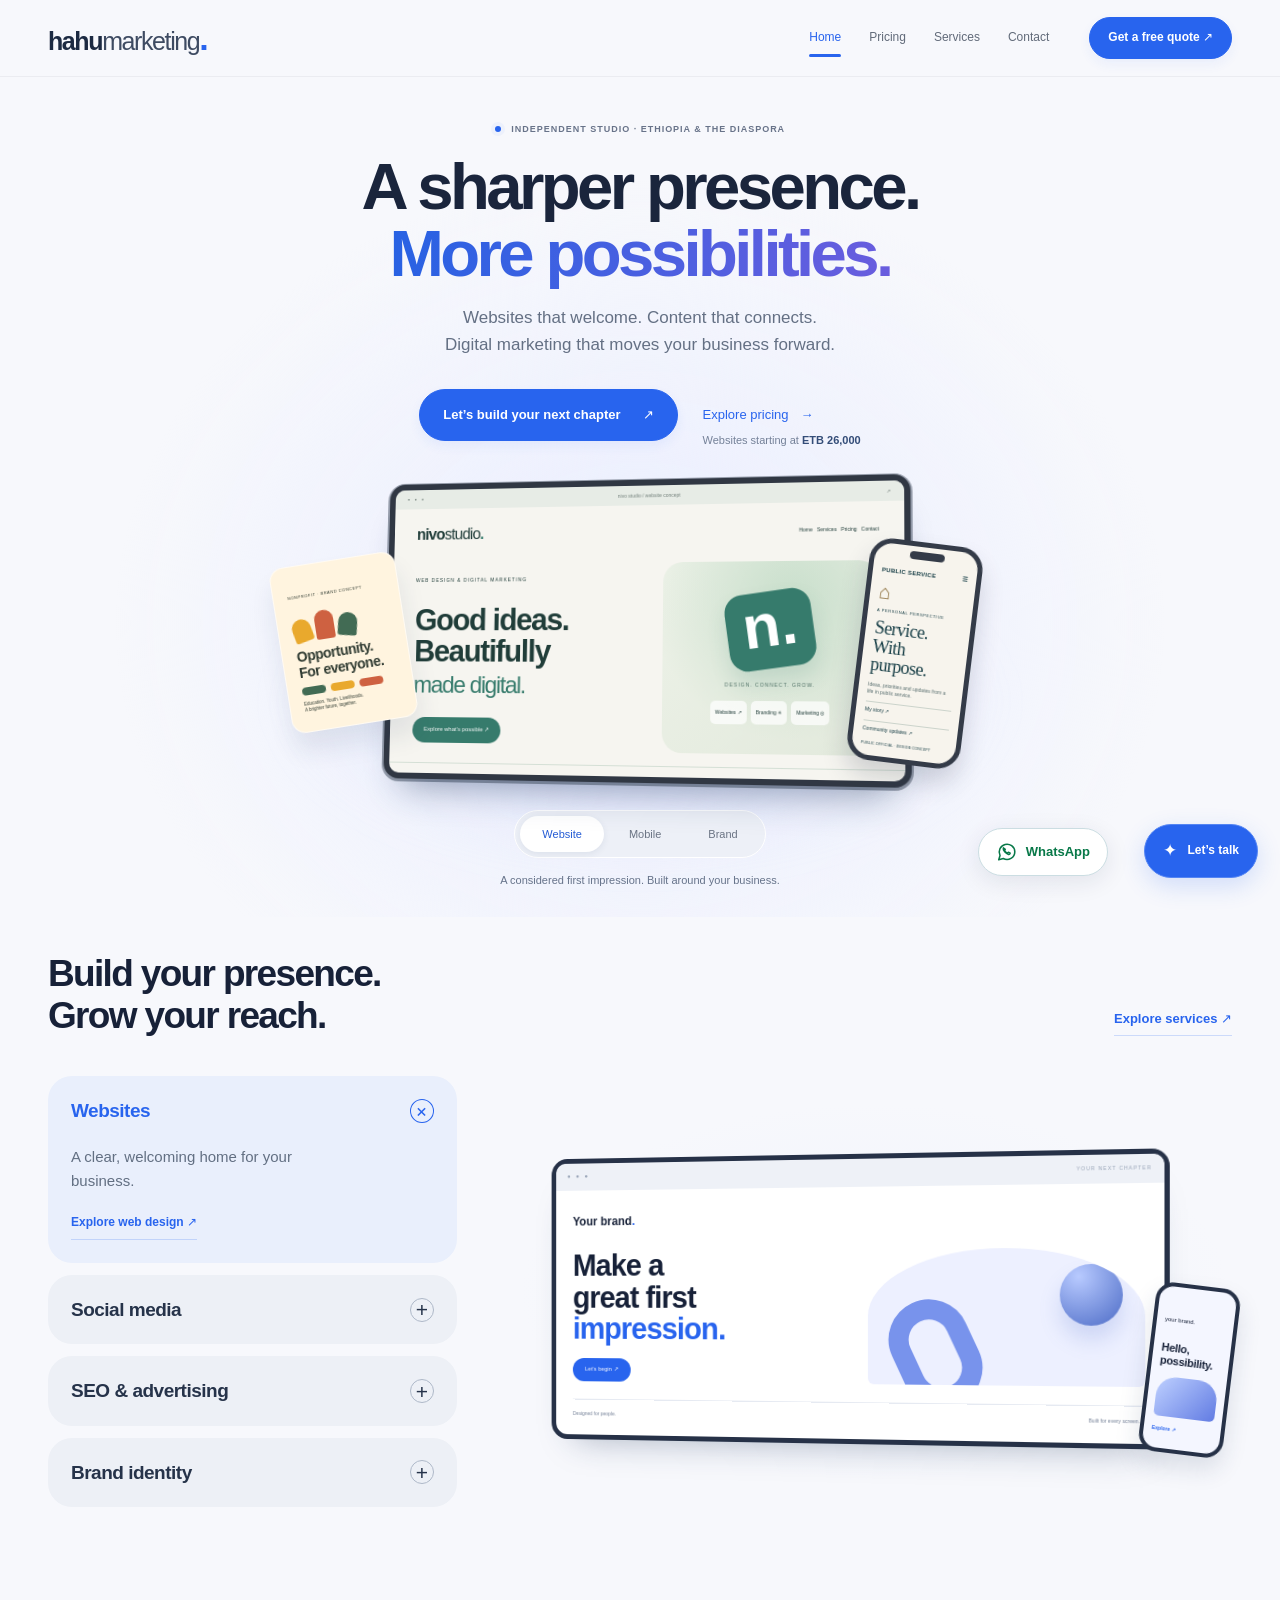
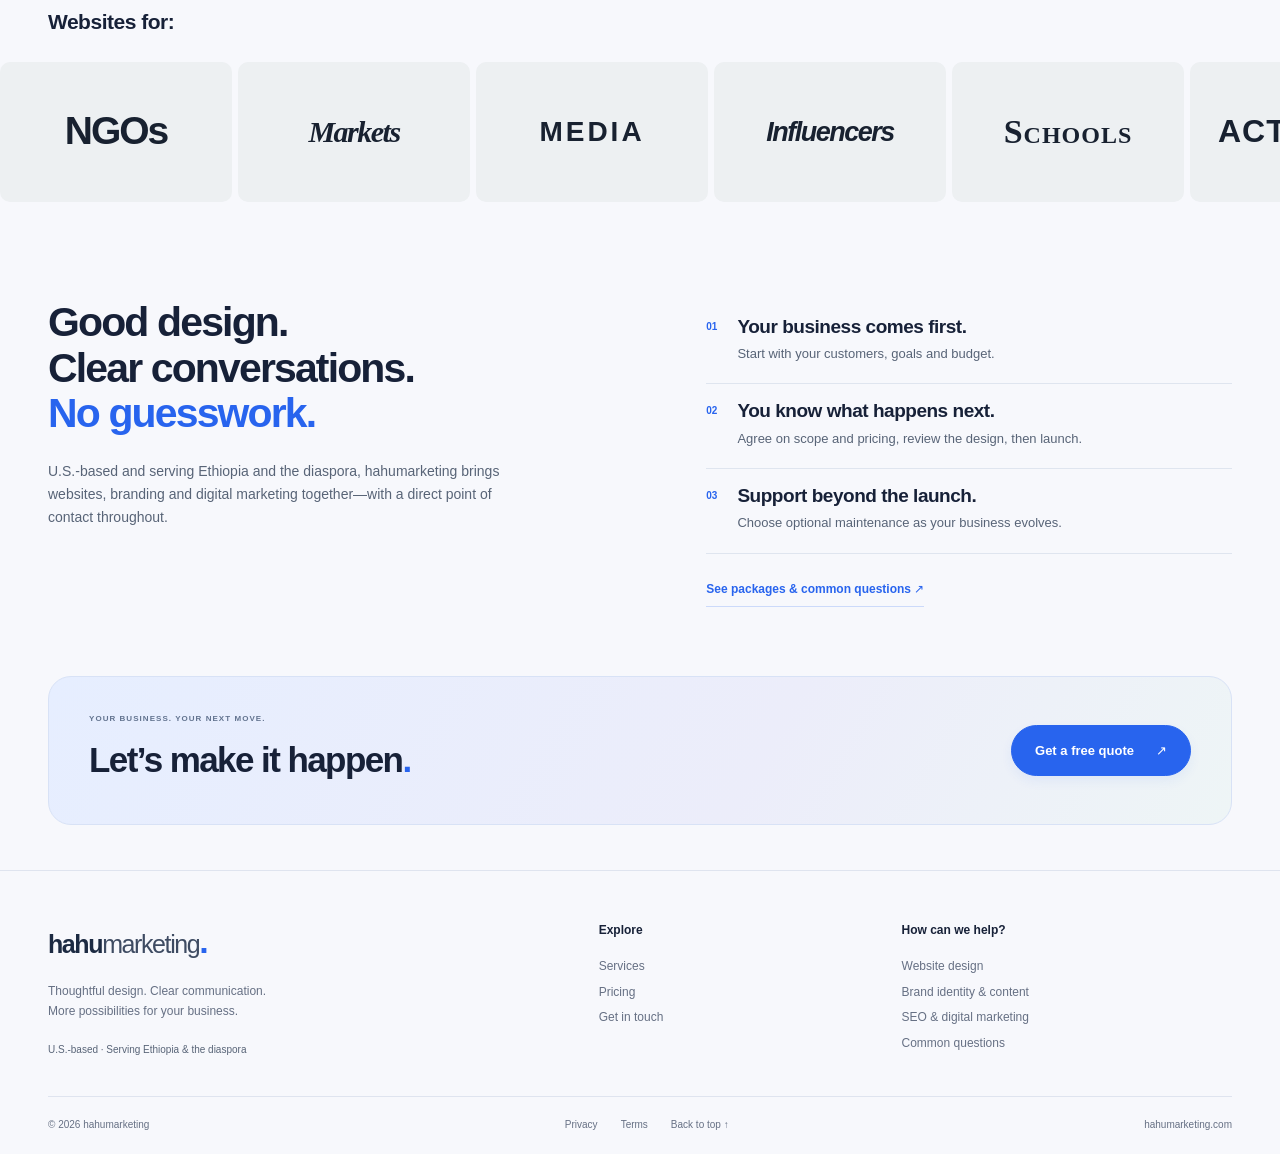
<file: index.html>
<!doctype html>
<html lang="en"
  ><head
    ><meta charset="utf-8" /><meta
      name="viewport"
      content="width=device-width,initial-scale=1" /><title
      >Web Design and Digital Marketing</title
    ><meta
      name="description"
      content="hahumarketing creates websites, brand identities and digital marketing plans for Ethiopian businesses. Based in the U.S. and focused on your next step." /><meta
      name="theme-color"
      content="#f7f8fc" /><meta
      property="og:title"
      content="Web Design & Digital Marketing for Ethiopia | hahumarketing" /><meta
      property="og:description"
      content="hahumarketing creates websites, brand identities and digital marketing plans for Ethiopian businesses. Based in the U.S. and focused on your next step." /><meta
      property="og:type"
      content="website" /><link
      rel="canonical"
      href="https://hahumarketing.com/" /><meta
      property="og:url"
      content="https://hahumarketing.com/" /><link
      rel="icon"
      type="image/svg+xml"
      href="assets/images/favicon.svg" /><link
      rel="stylesheet"
      href="assets/css/style.css" /><link
      rel="stylesheet"
      href="assets/css/polish.css?v=20261018marquee" /><script
      defer
      src="assets/js/experience.js?v=20261017mobile"
    ></script
    ><script defer src="assets/js/config.js"></script
    ><script defer src="assets/js/main.js?v=20261017c"></script
    ><script defer src="assets/js/interactions.js"></script
    ><script defer src="assets/js/marquee.js"></script></head
  ><body
    ><a class="skip" href="#main">Skip to content</a
    ><header
      ><div class="wrap topbar"
        ><a href="index.html" class="logo" aria-label="hahumarketing home"
          ><span class="wordmark">hahu<span>marketing</span><i>.</i></span></a
        ><button
          class="menu"
          aria-expanded="false"
          aria-controls="navigation"
          aria-label="Open menu"
          >Menu <span aria-hidden="true">☰</span></button
        ><nav id="navigation" aria-label="Main navigation"
          ><a href="index.html" aria-current="page">Home</a
          ><a href="pricing.html">Pricing</a><a href="services.html">Services</a
          ><a href="contact.html">Contact</a></nav
        ><a href="contact.html" class="button nav-cta"
          >Get a free quote ↗</a
        ></div
      ></header
    ><main id="main"
      ><section class="launch-hero"
        ><div class="wrap"
          ><div class="hero-intro"
            ><span class="eyebrow"
              ><i class="blue-dot"></i> INDEPENDENT STUDIO · ETHIOPIA & THE
              DIASPORA</span
            ><h1>A sharper presence.<br /><span>More possibilities.</span></h1
            ><p
              >Websites that welcome. Content that connects.<br />Digital
              marketing that moves your business forward.</p
            ><div class="hero-actions"
              ><a href="contact.html" class="button"
                >Let’s build your next chapter <span>↗</span></a
              ><div class="hero-pricing"
                ><a href="pricing.html" class="hero-secondary"
                  >Explore pricing <span>→</span></a
                ><p class="hero-starting-price"
                  >Websites starting at <strong>ETB 26,000</strong></p
                ></div
              ></div
            ></div
          ><div class="experience" data-view="desktop"
            ><div class="stage-glow"></div
            ><div class="stage-label"
              ></div
            ><div class="device-stage" id="design-stage"
              ><div class="showcase-desktop"
                ><div class="device-chrome"
                  ><span>● ● ●</span><span>nivo studio / website concept</span
                  ><span>↗</span></div
                ><div class="demo-nav"
                  ><b>nivo<span class="mini-marketing">studio</span><i>.</i></b
                  ><span
                    >Home &nbsp; Services &nbsp; Pricing &nbsp; Contact</span
                  ></div
                ><div class="demo-content"
                  ><div
                    ><span class="demo-eyebrow"
                      >WEB DESIGN &amp; DIGITAL MARKETING</span
                    ><h2
                      >Good ideas.<br />Beautifully<br /><em
                        >made digital.</em
                      ></h2
                    ><span class="demo-link"
                      >Explore what’s possible ↗</span
                    ></div
                  ><div class="hahu-preview-art"
                    ><div class="mini-logo">n.</div
                    ><span>DESIGN. CONNECT. GROW.</span
                    ><div class="mini-services"
                      ><b>Websites ↗</b><b>Branding ✳</b
                      ><b>Marketing ◎</b></div
                    ></div
                  ></div
                ><div class="demo-foot"
                  ><span>WEB EXPERIENCES · BRAND STRATEGY</span
                  ><span>DESIGN STUDIO · CONCEPT</span></div
                ></div
              ><div class="showcase-mobile"
                ><div class="phone-island"></div
                ><div class="phone-logo">PUBLIC SERVICE <span>☰</span></div
                ><div class="official-emblem" aria-hidden="true">⌂</div
                ><span class="official-label">A PERSONAL PERSPECTIVE</span
                ><h3>Service.<br />With purpose.</h3
                ><p class="official-copy"
                  >Ideas, priorities and updates from a life in public
                  service.</p
                ><div class="official-topics"
                  ><span>My story ↗</span
                  ><span>Community updates ↗</span></div
                ><span class="phone-cta"
                  >PUBLIC OFFICIAL · DESIGN CONCEPT</span
                ></div
              ><div class="showcase-brand"
                ><span>NONPROFIT · BRAND CONCEPT</span
                ><div class="ngo-symbol" aria-hidden="true"
                  ><i></i><i></i><i></i></div
                ><b>Opportunity.<br />For everyone.</b
                ><div class="swatches"><i></i><i></i><i></i></div
                ><p
                  >Education. Youth. Livelihoods.<br />A brighter future,
                  together.</p
                ></div
              ></div
            ><div
              class="experience-controls"
              role="group"
              aria-label="Explore the design"
              ><button data-view-button="desktop" aria-pressed="true"
                >Website</button
              ><button data-view-button="mobile" aria-pressed="false"
                >Mobile</button
              ><button data-view-button="brand" aria-pressed="false"
                >Brand</button
              ></div
            ><p id="experience-caption" aria-live="polite"
              >A considered first impression. Built around your business.</p
            ></div
          ></div
        ></section
      ><section class="wrap section services-preview"
        ><div class="section-heading"
          ><div
            ><h2>Build your presence.<br />Grow your reach.</h2></div
          ><a href="services.html" class="text-link"
            >Explore services ↗</a
          ></div
        ><div class="service-explorer" data-service="web"
          ><div class="service-choices"
            ><details class="service-choice" data-service-choice="web" open
              ><summary>Websites<span aria-hidden="true">+</span></summary
              ><div class="service-answer"
                ><p>A clear, welcoming home for your business.</p
                ><a class="text-link" href="services.html#web"
                  >Explore web design ↗</a
                ></div
              ></details
            ><details class="service-choice" data-service-choice="social"
              ><summary>Social media<span aria-hidden="true">+</span></summary
              ><div class="service-answer"
                ><p>Content that gives people a reason to connect.</p
                ><a class="text-link" href="services.html#social"
                  >Explore social media ↗</a
                ></div
              ></details
            ><details class="service-choice" data-service-choice="growth"
              ><summary
                >SEO & advertising<span aria-hidden="true">+</span></summary
              ><div class="service-answer"
                ><p>Help the right people find your business.</p
                ><a class="text-link" href="services.html#growth"
                  >Explore digital marketing ↗</a
                ></div
              ></details
            ><details class="service-choice" data-service-choice="brand"
              ><summary>Brand identity<span aria-hidden="true">+</span></summary
              ><div class="service-answer"
                ><p>A recognizable look. A consistent voice.</p
                ><a class="text-link" href="services.html#brand"
                  >Explore branding ↗</a
                ></div
              ></details
            ></div
          ><div class="service-visual" aria-hidden="true"
            ><div class="service-scene" data-service-scene="web"
              ><div class="explorer-browser"
                ><div class="explorer-chrome"
                  >● ● ● <span>YOUR NEXT CHAPTER</span></div
                ><div class="explorer-web-content"
                  ><span class="explorer-wordmark"
                    >Your brand<span>.</span></span
                  ><div class="explorer-web-grid"
                    ><div
                      ><strong
                        >Make a<br />great first<br /><em
                          >impression.</em
                        ></strong
                      ><i class="visual-cta">Let’s begin ↗</i></div
                    ><div class="explorer-sculpture"><i></i><b></b></div></div
                  ><div class="explorer-web-footer"
                    ><span>Designed for people.</span
                    ><span>Built for every screen. ↗</span></div
                  ></div
                ></div
              ><div class="explorer-phone"
                ><span>your brand.</span
                ><strong>Hello,<br />possibility.</strong><i></i
                ><b>Explore ↗</b></div
              ></div
            >
            <div class="service-scene" data-service-scene="social" hidden
              ><div class="social-composition"
                ><div class="social-post post-back"
                  ><span>YOUR BRAND</span
                  ><strong>A fresh<br />perspective.</strong
                  ><div class="social-orbit"></div></div
                ><div class="social-post post-front"
                  ><span>YOUR BRAND <i>•••</i></span
                  ><div class="social-art"
                    ><b>Worth<br />sharing.</b><i>✳</i></div
                  ><span class="social-actions">♡ &nbsp; ◯ &nbsp; ↗</span
                  ><p>Stories that start conversations.</p></div
                ><div class="social-bubble">Let’s connect. ↗</div></div
              ></div
            >
            <div class="service-scene" data-service-scene="growth" hidden
              ><div class="search-composition"
                ><div class="visual-search"
                  ><span>⌕</span>Your next customer is searching.</div
                ><div class="search-result"
                  ><span>YOUR BUSINESS</span
                  ><strong>Be there when it matters.</strong
                  ><p>Search. Discover. Connect.</p
                  ><div class="growth-bars"
                    ><i></i><i></i><i></i><i></i><i></i><i></i
                    ><svg viewBox="0 0 300 100">
                      <path
                        d="M8 88 Q70 85 105 62 T200 40 T290 10"
                        fill="none"
                        stroke="currentColor"
                        stroke-width="4"
                        stroke-linecap="round"
                      /></svg></div
                  ><small>VISIBILITY → OPPORTUNITY</small></div
                ></div
              ></div
            >
            <div class="service-scene" data-service-scene="brand" hidden
              ><div class="brand-composition"
                ><div class="brand-sheet"
                  ><span>THE SHAPE OF YOUR BRAND</span
                  ><strong>Make<br />your mark<span>.</span></strong
                  ><div class="brand-swatch-row"
                    ><i></i><i></i><i></i><i></i></div
                  ><p>One identity. Every touchpoint.</p></div
                ><div class="brand-seal">✳</div></div
              ></div
            >
          </div></div
        ></section
      ><section class="audience-marquee" aria-labelledby="audience-heading">
        <div class="wrap audience-heading"
          ><h2 id="audience-heading">Websites for:</h2
          ><button
            class="audience-pause"
            type="button"
            aria-label="Pause scrolling categories"
            aria-pressed="false"
            ><span aria-hidden="true">Ⅱ</span></button
          ></div
        >
        <div
          class="audience-window"
          tabindex="0"
          aria-label="Website categories"
        >
          <div class="audience-track">
            <ul class="audience-group"
              ><li class="audience-tile audience-type-1">NGOs</li>
              <li class="audience-tile audience-type-2">Markets</li>
              <li class="audience-tile audience-type-3">Media</li>
              <li class="audience-tile audience-type-4">Influencers</li>
              <li class="audience-tile audience-type-5">Schools</li>
              <li class="audience-tile audience-type-6">Activists</li>
              <li class="audience-tile audience-type-7">Online Stores</li>
              <li class="audience-tile audience-type-8">Businesses</li>
              <li class="audience-tile audience-type-9">Portfolios</li>
              <li class="audience-tile audience-type-10">Personal</li>
              <li class="audience-tile audience-type-11">Bloggers</li>
              <li class="audience-tile audience-type-12">Government</li></ul
            >
            <ul class="audience-group" aria-hidden="true"
              ><li class="audience-tile audience-type-1">NGOs</li>
              <li class="audience-tile audience-type-2">Markets</li>
              <li class="audience-tile audience-type-3">Media</li>
              <li class="audience-tile audience-type-4">Influencers</li>
              <li class="audience-tile audience-type-5">Schools</li>
              <li class="audience-tile audience-type-6">Activists</li>
              <li class="audience-tile audience-type-7">Online Stores</li>
              <li class="audience-tile audience-type-8">Businesses</li>
              <li class="audience-tile audience-type-9">Portfolios</li>
              <li class="audience-tile audience-type-10">Personal</li>
              <li class="audience-tile audience-type-11">Bloggers</li>
              <li class="audience-tile audience-type-12">Government</li></ul
            >
          </div></div
        ></section
      >
      <section class="wrap section why-section" id="about"
        ><div
          ><h2
            >Good design.<br />Clear conversations.<br /><span class="gold"
              >No guesswork.</span
            ></h2
          ><p
            >U.S.-based and serving Ethiopia and the diaspora, hahumarketing
            brings websites, branding and digital marketing together—with a
            direct point of contact throughout.</p
          ></div
        ><div class="why-points"
          ><div
            ><b>01</b
            ><section
              ><h3>Your business comes first.</h3
              ><p>Start with your customers, goals and budget.</p></section
            ></div
          ><div
            ><b>02</b
            ><section
              ><h3>You know what happens next.</h3
              ><p
                >Agree on scope and pricing, review the design, then launch.</p
              ></section
            ></div
          ><div
            ><b>03</b
            ><section
              ><h3>Support beyond the launch.</h3
              ><p
                >Choose optional maintenance as your business evolves.</p
              ></section
            ></div
          ><a href="pricing.html" class="text-link"
            >See packages & common questions ↗</a
          ></div
        ></section
      ><section class="wrap end-cta"
        ><div
          ><span class="eyebrow">YOUR BUSINESS. YOUR NEXT MOVE.</span
          ><h2>Let’s make it happen<span>.</span></h2
          ></div
        ><a href="contact.html" class="button"
          >Get a free quote <span>↗</span></a
        ></section
      ></main
    ><footer
      ><div class="wrap footer-main"
        ><div
          ><a href="index.html" class="logo"
            ><span class="wordmark">hahu<span>marketing</span><i>.</i></span></a
          ><p
            >Thoughtful design. Clear communication.<br />More possibilities for
            your business.</p
          ><span class="fine"
            >U.S.-based · Serving Ethiopia & the diaspora</span
          ></div
        ><div
          ><b>Explore</b><a href="services.html" class="">Services</a
          ><a href="pricing.html" class="">Pricing</a
          ><a href="contact.html" class="">Get in touch</a></div
        ><div
          ><b>How can we help?</b><a href="services.html#web">Website design</a
          ><a href="services.html#brand">Brand identity & content</a
          ><a href="services.html#growth">SEO & digital marketing</a
          ><a href="pricing.html#faq">Common questions</a></div
        ></div
      ><div class="wrap footer-bottom"
        ><span>© <span data-year></span> hahumarketing</span
        ><div
          ><a href="legal.html#privacy">Privacy</a
          ><a href="legal.html#terms">Terms</a
          ><a href="#main">Back to top ↑</a></div
        ><span>hahumarketing.com</span></div
      ></footer
    ><a
      class="whatsapp-toggle"
      data-whatsapp
      href="https://wa.me/14433339976"
      target="_blank"
      rel="noopener noreferrer"
      aria-label="Chat with hahumarketing on WhatsApp"
      ><svg viewBox="0 0 24 24" aria-hidden="true">
        <path
          d="M20.5 11.6a8.5 8.5 0 0 1-12.6 7.5L3 20.5l1.4-4.7A8.5 8.5 0 1 1 20.5 11.6Z"
        />
        <path
          d="M8 7.5c-.7 2.7 2.8 6.5 5.7 7.2.8.2 1.6-.8 1.8-1.5l-2-1-1 1c-1.5-.6-2.7-1.8-3.2-3.2l.8-.9Z"
        /></svg
      ><span>WhatsApp</span></a
    ><button
      class="chat-toggle"
      aria-expanded="false"
      aria-controls="chat-panel"
      aria-label="Open project help"
      >✦ <span>Let’s talk</span></button
    ><aside id="chat-panel" class="chat-panel" aria-label="Project help" hidden
      ><div class="chat-head"
        ><div
          ><b>Hi. Let’s talk about your idea.</b
          ><small>hahumarketing</small></div
        ><button class="chat-close" aria-label="Close project help"
          >×</button
        ></div
      ><div class="chat-body"
        ><p>What can we help you with?</p
        ><div class="chat-options"
          ><button data-chat="I need a new website.">A new website</button
          ><button data-chat="I want to improve my branding.">Branding</button
          ><button data-chat="I need help with digital marketing."
            >Digital marketing</button
          ></div
        ><label for="chat-message">Your message</label
        ><textarea
          id="chat-message"
          rows="3"
          maxlength="1500"
          placeholder="Tell us a little about your project…"
        ></textarea
        ><a class="button" id="chat-send" href="contact.html"
          >Continue to inquiry ↗</a
        ><p class="fine" id="chat-note"
          >Continue to the project form. This is not a live chat.</p
        ></div
      ></aside
    ></body
  ></html
>
</file>
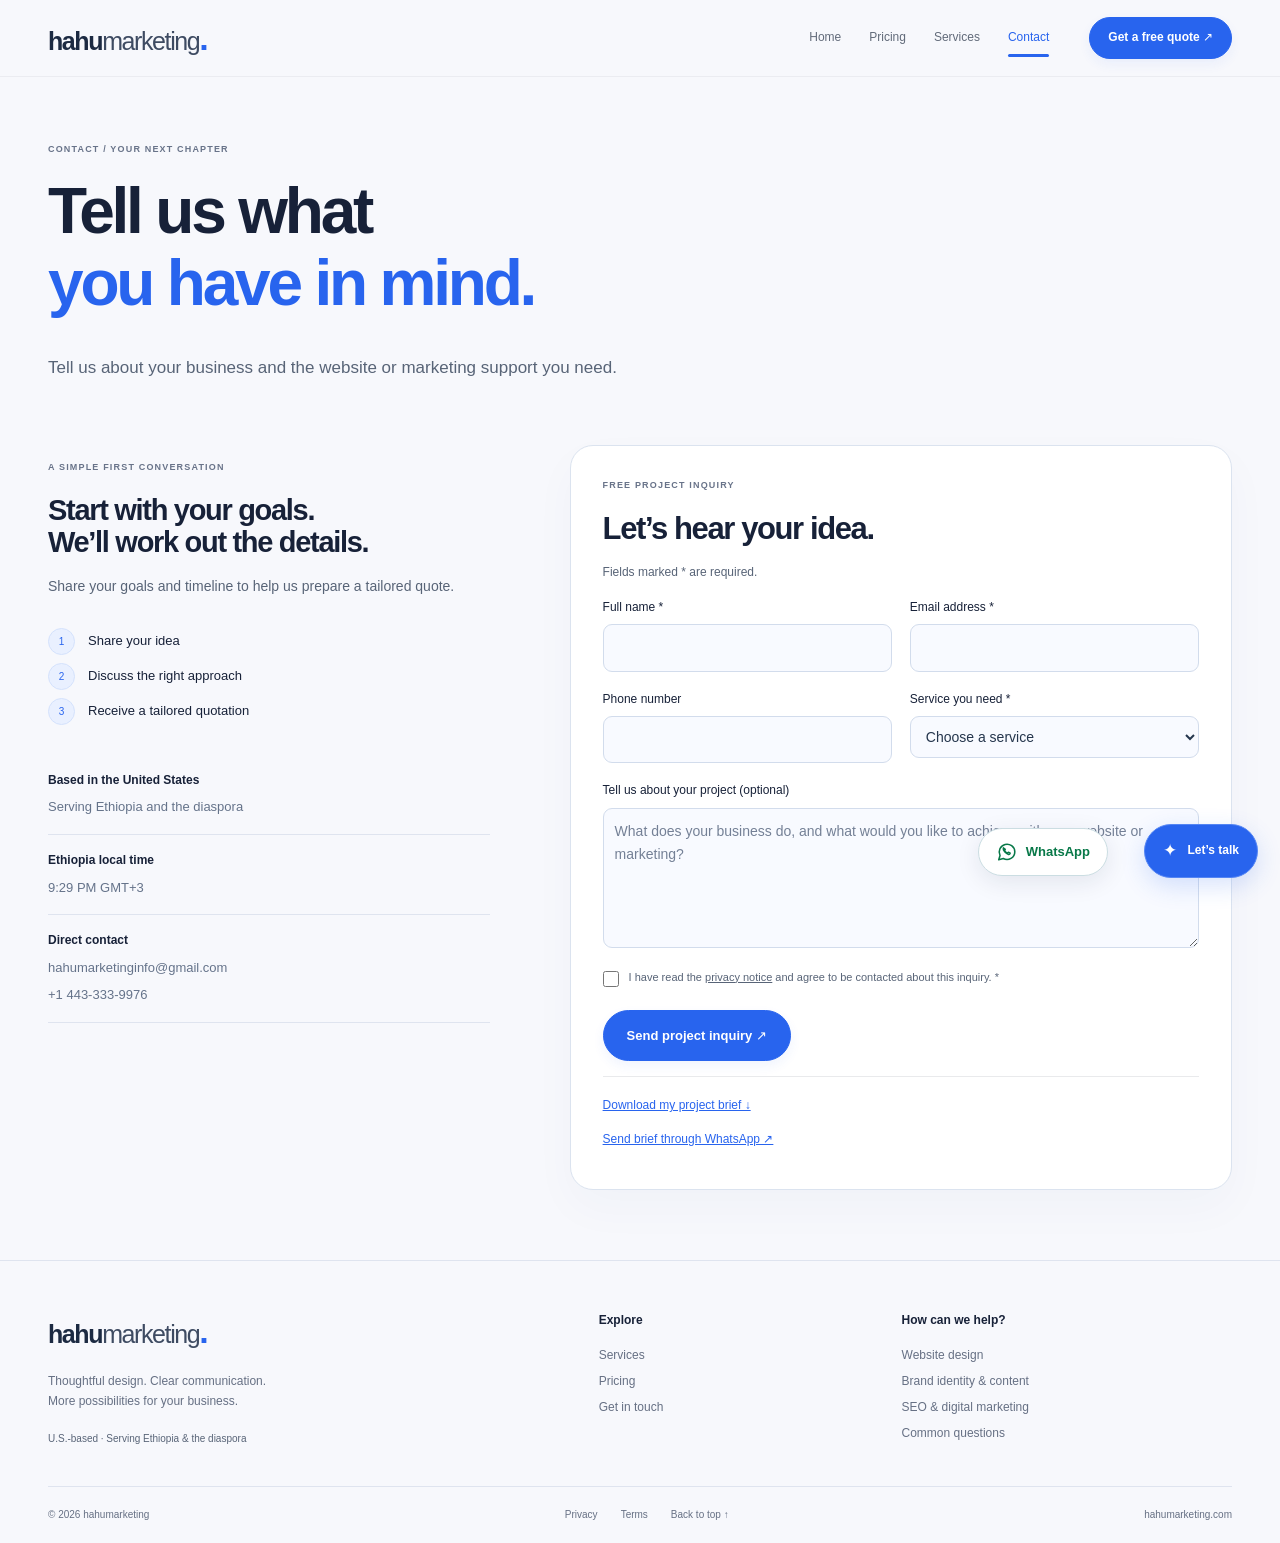
<file: contact.html>
<!doctype html>
<html lang="en"
  ><head
    ><meta charset="utf-8" /><meta
      name="viewport"
      content="width=device-width,initial-scale=1" /><title
      >Request a Free Project Quote | hahumarketing</title
    ><meta
      name="description"
      content="Contact hahumarketing about website design, branding and digital marketing for your business." /><meta
      name="theme-color"
      content="#f7f8fc" /><meta
      property="og:title"
      content="Request a Free Project Quote | hahumarketing" /><meta
      property="og:description"
      content="Contact hahumarketing about website design, branding and digital marketing for your business." /><meta
      property="og:type"
      content="website" /><link
      rel="canonical"
      href="https://hahumarketing.com/contact.html" /><meta
      property="og:url"
      content="https://hahumarketing.com/contact.html" /><link
      rel="icon"
      type="image/svg+xml"
      href="assets/images/favicon.svg" /><link
      rel="stylesheet"
      href="assets/css/style.css" /><link
      rel="stylesheet"
      href="assets/css/polish.css?v=20261017mobilefix" /><script
      defer
      src="assets/js/experience.js?v=20261017mobile"
    ></script
    ><script defer src="assets/js/config.js"></script
    ><script defer src="assets/js/main.js?v=20261017c"></script
    ><script defer src="assets/js/interactions.js"></script></head
  ><body
    ><a class="skip" href="#main">Skip to content</a
    ><header
      ><div class="wrap topbar"
        ><a href="index.html" class="logo" aria-label="hahumarketing home"
          ><span class="wordmark">hahu<span>marketing</span><i>.</i></span></a
        ><button
          class="menu"
          aria-expanded="false"
          aria-controls="navigation"
          aria-label="Open menu"
          >Menu <span aria-hidden="true">☰</span></button
        ><nav id="navigation" aria-label="Main navigation"
          ><a href="index.html">Home</a><a href="pricing.html">Pricing</a
          ><a href="services.html">Services</a
          ><a href="contact.html" aria-current="page">Contact</a></nav
        ><a href="contact.html" class="button nav-cta"
          >Get a free quote ↗</a
        ></div
      ></header
    ><main id="main"
      ><section class="wrap page-intro"
        ><span class="eyebrow">CONTACT / YOUR NEXT CHAPTER</span
        ><h1>Tell us what<br /><span class="gold">you have in mind.</span></h1
        ><p class="lead"
          >Tell us about your business and the website or marketing support you
          need.</p
        ></section
      ><section class="wrap contact-layout"
        ><aside
          ><span class="eyebrow">A SIMPLE FIRST CONVERSATION</span
          ><h2>Start with your goals.<br />We’ll work out the details.</h2
          ><p
            >Share your goals and timeline to help us prepare a tailored
            quote.</p
          ><ol class="contact-steps"
            ><li>Share your idea</li
            ><li>Discuss the right approach</li
            ><li>Receive a tailored quotation</li></ol
          ><div class="contact-item"
            ><b>Based in the United States</b
            ><span>Serving Ethiopia and the diaspora</span></div
          ><div class="contact-item"
            ><b>Ethiopia local time</b><span id="ethiopia-time"></span></div
          ><div class="contact-item"
            ><b>Direct contact</b
            ><a data-email href="mailto:hahumarketinginfo@gmail.com"
              >hahumarketinginfo@gmail.com</a
            ><a data-phone href="tel:+14433339976">+1 443-333-9976</a></div
          ><p class="notice" id="setup-notice" hidden
            >Online form delivery is awaiting activation. Email
            hahumarketinginfo@gmail.com directly, or prepare and download your
            project brief below.</p
          ></aside
        ><div class="form-card"
          ><span class="eyebrow">FREE PROJECT INQUIRY</span
          ><h2>Let’s hear your idea.</h2><p>Fields marked * are required.</p
          ><form
            id="inquiry-form"
            action="https://formspree.io/f/mjygajon"
            method="POST"
            ><div class="form-grid"
              ><label
                >Full name *<input
                  name="name"
                  autocomplete="name"
                  required
                  maxlength="100" /></label
              ><label
                >Email address *<input
                  type="email"
                  name="email"
                  autocomplete="email"
                  required
                  maxlength="180" /></label
              ><label
                >Phone number<input
                  type="tel"
                  name="phone"
                  autocomplete="tel"
                  maxlength="40" /></label
              ><label
                >Service you need *<select name="service" required
                  ><option value="">Choose a service</option
                  ><option value="business">Business website</option
                  ><option value="personal">Personal / portfolio</option
                  ><option value="branding">Brand identity & content</option
                  ><option value="social">Social media marketing</option
                  ><option value="ads">Paid advertising</option
                  ><option value="marketing">SEO & digital marketing</option
                  ><option value="commerce">Online store</option
                  ><option value="redesign">Website redesign</option
                  ><option value="maintenance">Maintenance</option
                  ><option value="hosting"
                    >Domain / hosting help</option
                  ></select
                ></label
              ><label class="full"
                >Tell us about your project (optional)<textarea
                  name="message"
                  maxlength="5000"
                  rows="5"
                  placeholder="What does your business do, and what would you like to achieve with your website or marketing?"
                ></textarea></label></div
            ><div class="honeypot" aria-hidden="true"
              ><label
                >Leave this empty<input
                  name="_gotcha"
                  tabindex="-1"
                  autocomplete="off" /></label></div
            ><input type="hidden" name="package" /><label class="consent"
              ><input type="checkbox" required name="consent" value="yes" />
              <span
                >I have read the
                <a href="legal.html#privacy">privacy notice</a> and agree to be
                contacted about this inquiry. *</span
              ></label
            ><button type="submit" class="button" id="submit-button"
              >Send project inquiry ↗</button
            ><noscript
              ><p class="notice"
                >You can submit this form without JavaScript. Enable JavaScript
                to download a project brief.</p
              ></noscript
            ><p
              id="form-status"
              role="status"
              aria-live="polite"
              aria-atomic="true"
              tabindex="-1"
            ></p
            ><div class="form-alternatives"
              ><button type="button" id="download-inquiry" class="text-button"
                >Download my project brief ↓</button
              ><button
                type="button"
                id="whatsapp-inquiry"
                class="text-button"
                hidden
                >Send brief through WhatsApp ↗</button
              ></div
            ></form
          ></div
        ></section
      ></main
    ><footer
      ><div class="wrap footer-main"
        ><div
          ><a href="index.html" class="logo"
            ><span class="wordmark">hahu<span>marketing</span><i>.</i></span></a
          ><p
            >Thoughtful design. Clear communication.<br />More possibilities for
            your business.</p
          ><span class="fine"
            >U.S.-based · Serving Ethiopia & the diaspora</span
          ></div
        ><div
          ><b>Explore</b><a href="services.html" class="">Services</a
          ><a href="pricing.html" class="">Pricing</a
          ><a href="contact.html" class="">Get in touch</a></div
        ><div
          ><b>How can we help?</b><a href="services.html#web">Website design</a
          ><a href="services.html#brand">Brand identity & content</a
          ><a href="services.html#growth">SEO & digital marketing</a
          ><a href="pricing.html#faq">Common questions</a></div
        ></div
      ><div class="wrap footer-bottom"
        ><span>© <span data-year></span> hahumarketing</span
        ><div
          ><a href="legal.html#privacy">Privacy</a
          ><a href="legal.html#terms">Terms</a
          ><a href="#main">Back to top ↑</a></div
        ><span>hahumarketing.com</span></div
      ></footer
    ><a
      class="whatsapp-toggle"
      data-whatsapp
      href="https://wa.me/14433339976"
      target="_blank"
      rel="noopener noreferrer"
      aria-label="Chat with hahumarketing on WhatsApp"
      ><svg viewBox="0 0 24 24" aria-hidden="true">
        <path
          d="M20.5 11.6a8.5 8.5 0 0 1-12.6 7.5L3 20.5l1.4-4.7A8.5 8.5 0 1 1 20.5 11.6Z"
        />
        <path
          d="M8 7.5c-.7 2.7 2.8 6.5 5.7 7.2.8.2 1.6-.8 1.8-1.5l-2-1-1 1c-1.5-.6-2.7-1.8-3.2-3.2l.8-.9Z"
        /></svg
      ><span>WhatsApp</span></a
    ><button
      class="chat-toggle"
      aria-expanded="false"
      aria-controls="chat-panel"
      aria-label="Open project help"
      >✦ <span>Let’s talk</span></button
    ><aside id="chat-panel" class="chat-panel" aria-label="Project help" hidden
      ><div class="chat-head"
        ><div
          ><b>Hi. Let’s talk about your idea.</b
          ><small>hahumarketing</small></div
        ><button class="chat-close" aria-label="Close project help"
          >×</button
        ></div
      ><div class="chat-body"
        ><p>What can we help you with?</p
        ><div class="chat-options"
          ><button data-chat="I need a new website.">A new website</button
          ><button data-chat="I want to improve my branding.">Branding</button
          ><button data-chat="I need help with digital marketing."
            >Digital marketing</button
          ></div
        ><label for="chat-message">Your message</label
        ><textarea
          id="chat-message"
          rows="3"
          maxlength="1500"
          placeholder="Tell us a little about your project…"
        ></textarea
        ><a class="button" id="chat-send" href="contact.html"
          >Continue to inquiry ↗</a
        ><p class="fine" id="chat-note"
          >Continue to the project form. This is not a live chat.</p
        ></div
      ></aside
    ></body
  ></html
>
</file>
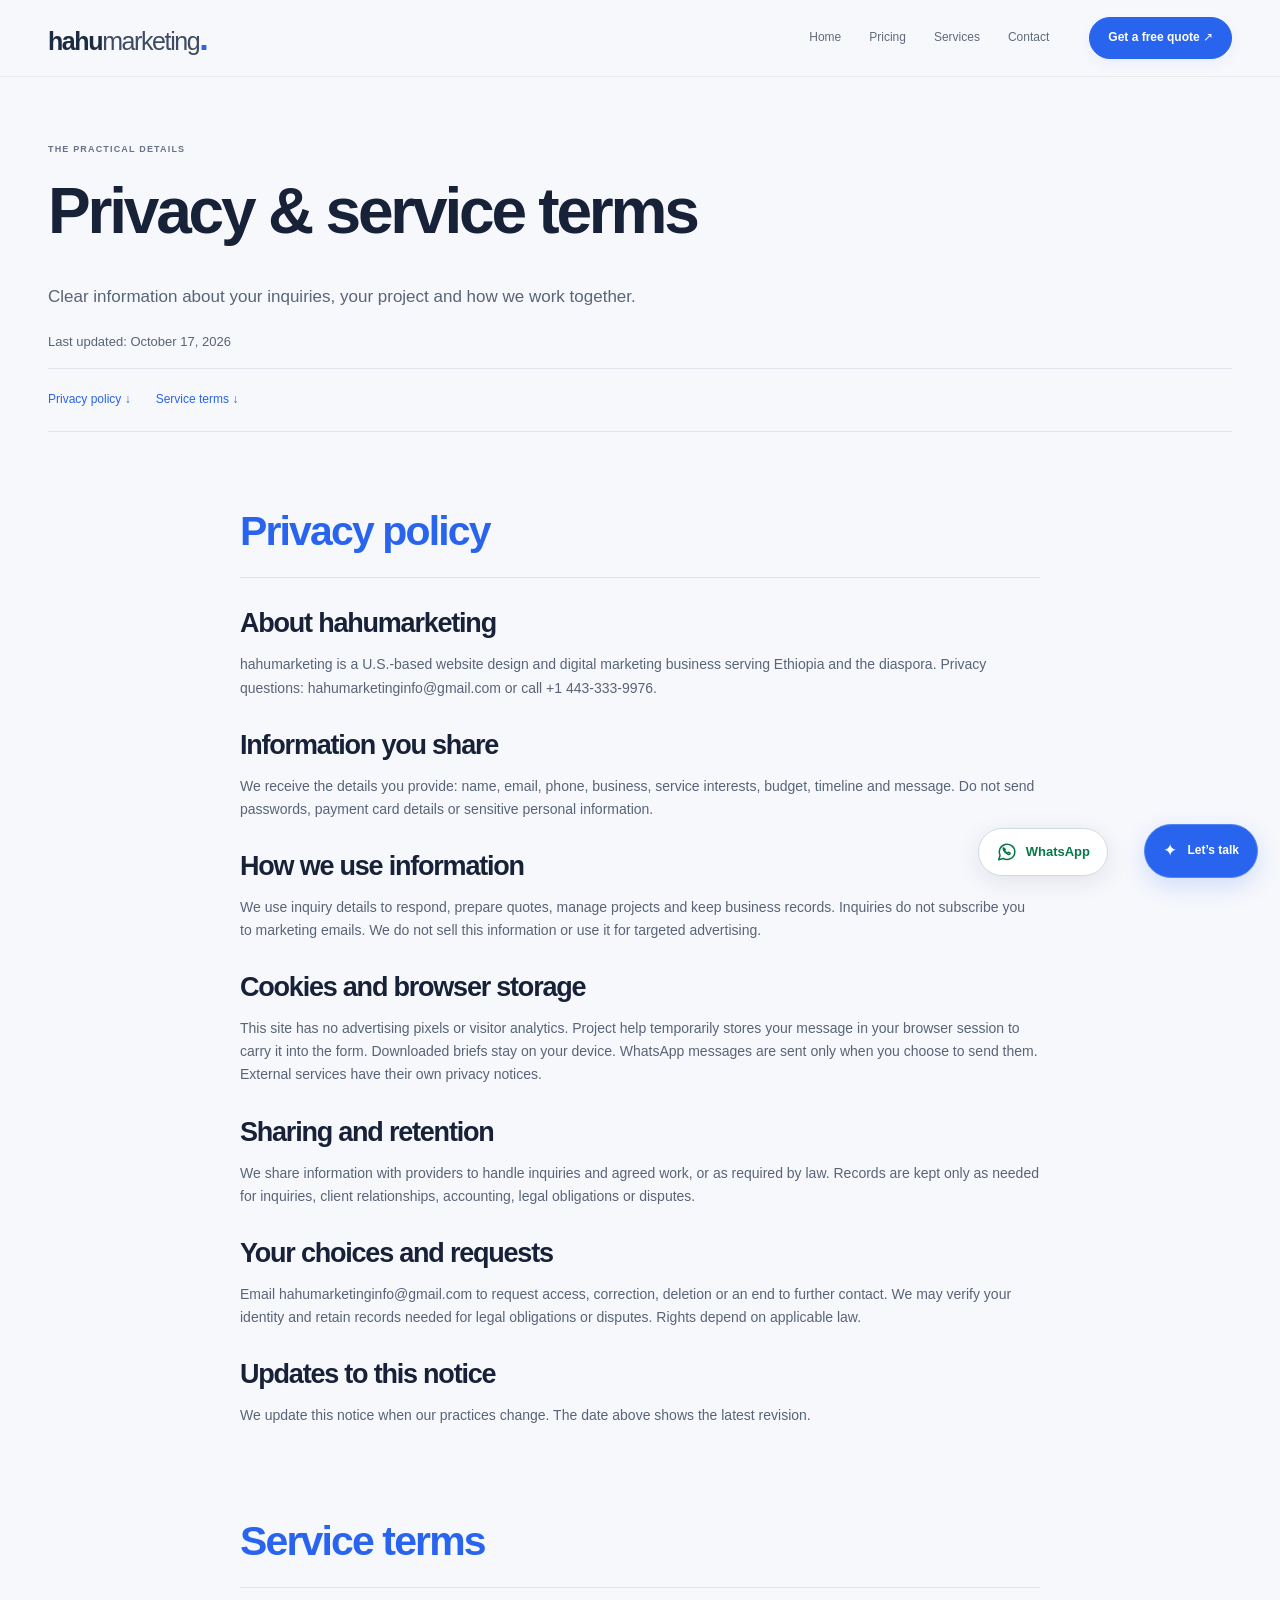
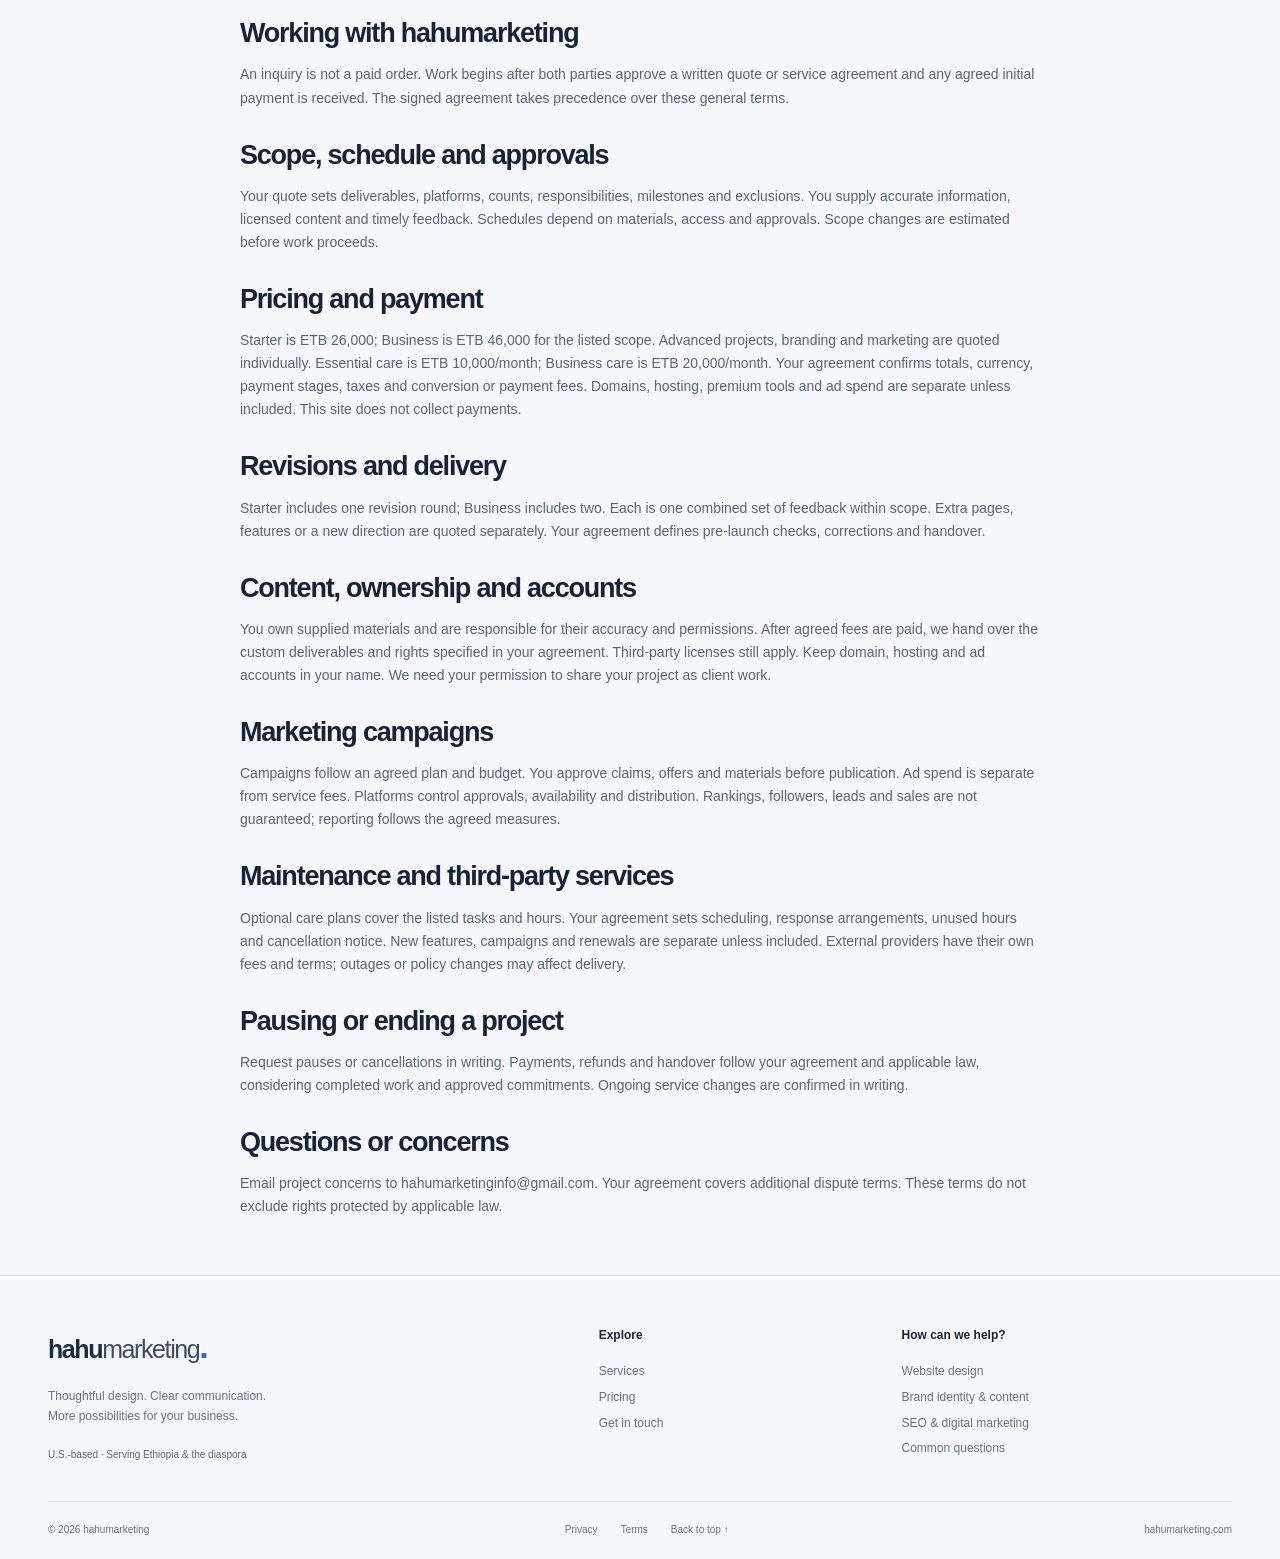
<file: legal.html>
<!doctype html>
<html lang="en"
  ><head
    ><meta charset="utf-8" /><meta
      name="viewport"
      content="width=device-width,initial-scale=1" /><title
      >Privacy & Service Terms | hahumarketing</title
    ><meta
      name="description"
      content="Privacy notice and draft service terms for hahumarketing." /><meta
      name="theme-color"
      content="#f7f8fc" /><meta
      property="og:title"
      content="Privacy & Service Terms | hahumarketing" /><meta
      property="og:description"
      content="Privacy notice and draft service terms for hahumarketing." /><meta
      property="og:type"
      content="website" /><link
      rel="canonical"
      href="https://hahumarketing.com/legal.html" /><meta
      property="og:url"
      content="https://hahumarketing.com/legal.html" /><link
      rel="icon"
      type="image/svg+xml"
      href="assets/images/favicon.svg" /><link
      rel="stylesheet"
      href="assets/css/style.css" /><link
      rel="stylesheet"
      href="assets/css/polish.css?v=20261017mobilefix" /><script
      defer
      src="assets/js/experience.js?v=20261017mobile"
    ></script
    ><script defer src="assets/js/config.js"></script
    ><script defer src="assets/js/main.js?v=20261017c"></script
    ><script defer src="assets/js/interactions.js"></script></head
  ><body
    ><a class="skip" href="#main">Skip to content</a
    ><header
      ><div class="wrap topbar"
        ><a href="index.html" class="logo" aria-label="hahumarketing home"
          ><span class="wordmark">hahu<span>marketing</span><i>.</i></span></a
        ><button
          class="menu"
          aria-expanded="false"
          aria-controls="navigation"
          aria-label="Open menu"
          >Menu <span aria-hidden="true">☰</span></button
        ><nav id="navigation" aria-label="Main navigation"
          ><a href="index.html">Home</a><a href="pricing.html">Pricing</a
          ><a href="services.html">Services</a
          ><a href="contact.html">Contact</a></nav
        ><a href="contact.html" class="button nav-cta"
          >Get a free quote ↗</a
        ></div
      ></header
    ><main id="main"
      ><section class="wrap page-intro"
        ><span class="eyebrow">THE PRACTICAL DETAILS</span
        ><h1>Privacy &amp; service terms</h1
        ><p class="lead"
          >Clear information about your inquiries, your project and how we work
          together.</p
        ><p class="fine">Last updated: October 17, 2026</p
        ><div class="service-jump"
          ><a href="#privacy">Privacy policy ↓</a
          ><a href="#terms">Service terms ↓</a></div
        ></section
      ><section id="privacy" class="wrap legal-label"
        ><h2>Privacy policy</h2></section
      ><article class="wrap narrow prose"
        ><h2>About hahumarketing</h2
        ><p
          >hahumarketing is a U.S.-based website design and digital marketing
          business serving Ethiopia and the diaspora. Privacy questions:
          <a href="mailto:hahumarketinginfo@gmail.com"
            >hahumarketinginfo@gmail.com</a
          >
          or call <a href="tel:+14433339976">+1 443-333-9976</a>.</p
        ><h2>Information you share</h2
        ><p
          >We receive the details you provide: name, email, phone, business,
          service interests, budget, timeline and message. Do not send
          passwords, payment card details or sensitive personal information.</p
        ><h2>How we use information</h2
        ><p
          >We use inquiry details to respond, prepare quotes, manage projects
          and keep business records. Inquiries do not subscribe you to marketing
          emails. We do not sell this information or use it for targeted
          advertising.</p
        ><h2>Cookies and browser storage</h2
        ><p
          >This site has no advertising pixels or visitor analytics. Project
          help temporarily stores your message in your browser session to carry
          it into the form. Downloaded briefs stay on your device. WhatsApp
          messages are sent only when you choose to send them. External services
          have their own privacy notices.</p
        ><h2>Sharing and retention</h2
        ><p
          >We share information with providers to handle inquiries and agreed
          work, or as required by law. Records are kept only as needed for
          inquiries, client relationships, accounting, legal obligations or
          disputes.</p
        ><h2>Your choices and requests</h2
        ><p
          >Email hahumarketinginfo@gmail.com to request access, correction,
          deletion or an end to further contact. We may verify your identity and
          retain records needed for legal obligations or disputes. Rights depend
          on applicable law.</p
        ><h2>Updates to this notice</h2
        ><p
          >We update this notice when our practices change. The date above shows
          the latest revision.</p
        ></article
      ><section id="terms" class="wrap legal-label"
        ><h2>Service terms</h2></section
      ><article class="wrap narrow prose"
        ><h2>Working with hahumarketing</h2
        ><p
          >An inquiry is not a paid order. Work begins after both parties
          approve a written quote or service agreement and any agreed initial
          payment is received. The signed agreement takes precedence over these
          general terms.</p
        ><h2>Scope, schedule and approvals</h2
        ><p
          >Your quote sets deliverables, platforms, counts, responsibilities,
          milestones and exclusions. You supply accurate information, licensed
          content and timely feedback. Schedules depend on materials, access and
          approvals. Scope changes are estimated before work proceeds.</p
        ><h2>Pricing and payment</h2
        ><p
          >Starter is ETB 26,000; Business is ETB 46,000 for the listed scope.
          Advanced projects, branding and marketing are quoted individually.
          Essential care is ETB 10,000/month; Business care is ETB 20,000/month.
          Your agreement confirms totals, currency, payment stages, taxes and
          conversion or payment fees. Domains, hosting, premium tools and ad
          spend are separate unless included. This site does not collect
          payments.</p
        ><h2>Revisions and delivery</h2
        ><p
          >Starter includes one revision round; Business includes two. Each is
          one combined set of feedback within scope. Extra pages, features or a
          new direction are quoted separately. Your agreement defines pre-launch
          checks, corrections and handover.</p
        ><h2>Content, ownership and accounts</h2
        ><p
          >You own supplied materials and are responsible for their accuracy and
          permissions. After agreed fees are paid, we hand over the custom
          deliverables and rights specified in your agreement. Third-party
          licenses still apply. Keep domain, hosting and ad accounts in your
          name. We need your permission to share your project as client work.</p
        ><h2>Marketing campaigns</h2
        ><p
          >Campaigns follow an agreed plan and budget. You approve claims,
          offers and materials before publication. Ad spend is separate from
          service fees. Platforms control approvals, availability and
          distribution. Rankings, followers, leads and sales are not guaranteed;
          reporting follows the agreed measures.</p
        ><h2>Maintenance and third-party services</h2
        ><p
          >Optional care plans cover the listed tasks and hours. Your agreement
          sets scheduling, response arrangements, unused hours and cancellation
          notice. New features, campaigns and renewals are separate unless
          included. External providers have their own fees and terms; outages or
          policy changes may affect delivery.</p
        ><h2>Pausing or ending a project</h2
        ><p
          >Request pauses or cancellations in writing. Payments, refunds and
          handover follow your agreement and applicable law, considering
          completed work and approved commitments. Ongoing service changes are
          confirmed in writing.</p
        ><h2>Questions or concerns</h2
        ><p
          >Email project concerns to hahumarketinginfo@gmail.com. Your agreement
          covers additional dispute terms. These terms do not exclude rights
          protected by applicable law.</p
        ></article
      ></main
    ><footer
      ><div class="wrap footer-main"
        ><div
          ><a href="index.html" class="logo"
            ><span class="wordmark">hahu<span>marketing</span><i>.</i></span></a
          ><p
            >Thoughtful design. Clear communication.<br />More possibilities for
            your business.</p
          ><span class="fine"
            >U.S.-based · Serving Ethiopia & the diaspora</span
          ></div
        ><div
          ><b>Explore</b><a href="services.html" class="">Services</a
          ><a href="pricing.html" class="">Pricing</a
          ><a href="contact.html" class="">Get in touch</a></div
        ><div
          ><b>How can we help?</b><a href="services.html#web">Website design</a
          ><a href="services.html#brand">Brand identity & content</a
          ><a href="services.html#growth">SEO & digital marketing</a
          ><a href="pricing.html#faq">Common questions</a></div
        ></div
      ><div class="wrap footer-bottom"
        ><span>© <span data-year></span> hahumarketing</span
        ><div
          ><a href="legal.html#privacy">Privacy</a
          ><a href="legal.html#terms">Terms</a
          ><a href="#main">Back to top ↑</a></div
        ><span>hahumarketing.com</span></div
      ></footer
    ><a
      class="whatsapp-toggle"
      data-whatsapp
      href="https://wa.me/14433339976"
      target="_blank"
      rel="noopener noreferrer"
      aria-label="Chat with hahumarketing on WhatsApp"
      ><svg viewBox="0 0 24 24" aria-hidden="true">
        <path
          d="M20.5 11.6a8.5 8.5 0 0 1-12.6 7.5L3 20.5l1.4-4.7A8.5 8.5 0 1 1 20.5 11.6Z"
        />
        <path
          d="M8 7.5c-.7 2.7 2.8 6.5 5.7 7.2.8.2 1.6-.8 1.8-1.5l-2-1-1 1c-1.5-.6-2.7-1.8-3.2-3.2l.8-.9Z"
        /></svg
      ><span>WhatsApp</span></a
    ><button
      class="chat-toggle"
      aria-expanded="false"
      aria-controls="chat-panel"
      aria-label="Open project help"
      >✦ <span>Let’s talk</span></button
    ><aside id="chat-panel" class="chat-panel" aria-label="Project help" hidden
      ><div class="chat-head"
        ><div
          ><b>Hi. Let’s talk about your idea.</b
          ><small>hahumarketing</small></div
        ><button class="chat-close" aria-label="Close project help"
          >×</button
        ></div
      ><div class="chat-body"
        ><p>What can we help you with?</p
        ><div class="chat-options"
          ><button data-chat="I need a new website.">A new website</button
          ><button data-chat="I want to improve my branding.">Branding</button
          ><button data-chat="I need help with digital marketing."
            >Digital marketing</button
          ></div
        ><label for="chat-message">Your message</label
        ><textarea
          id="chat-message"
          rows="3"
          maxlength="1500"
          placeholder="Tell us a little about your project…"
        ></textarea
        ><a class="button" id="chat-send" href="contact.html"
          >Continue to inquiry ↗</a
        ><p class="fine" id="chat-note"
          >Continue to the project form. This is not a live chat.</p
        ></div
      ></aside
    ></body
  ></html
>
</file>
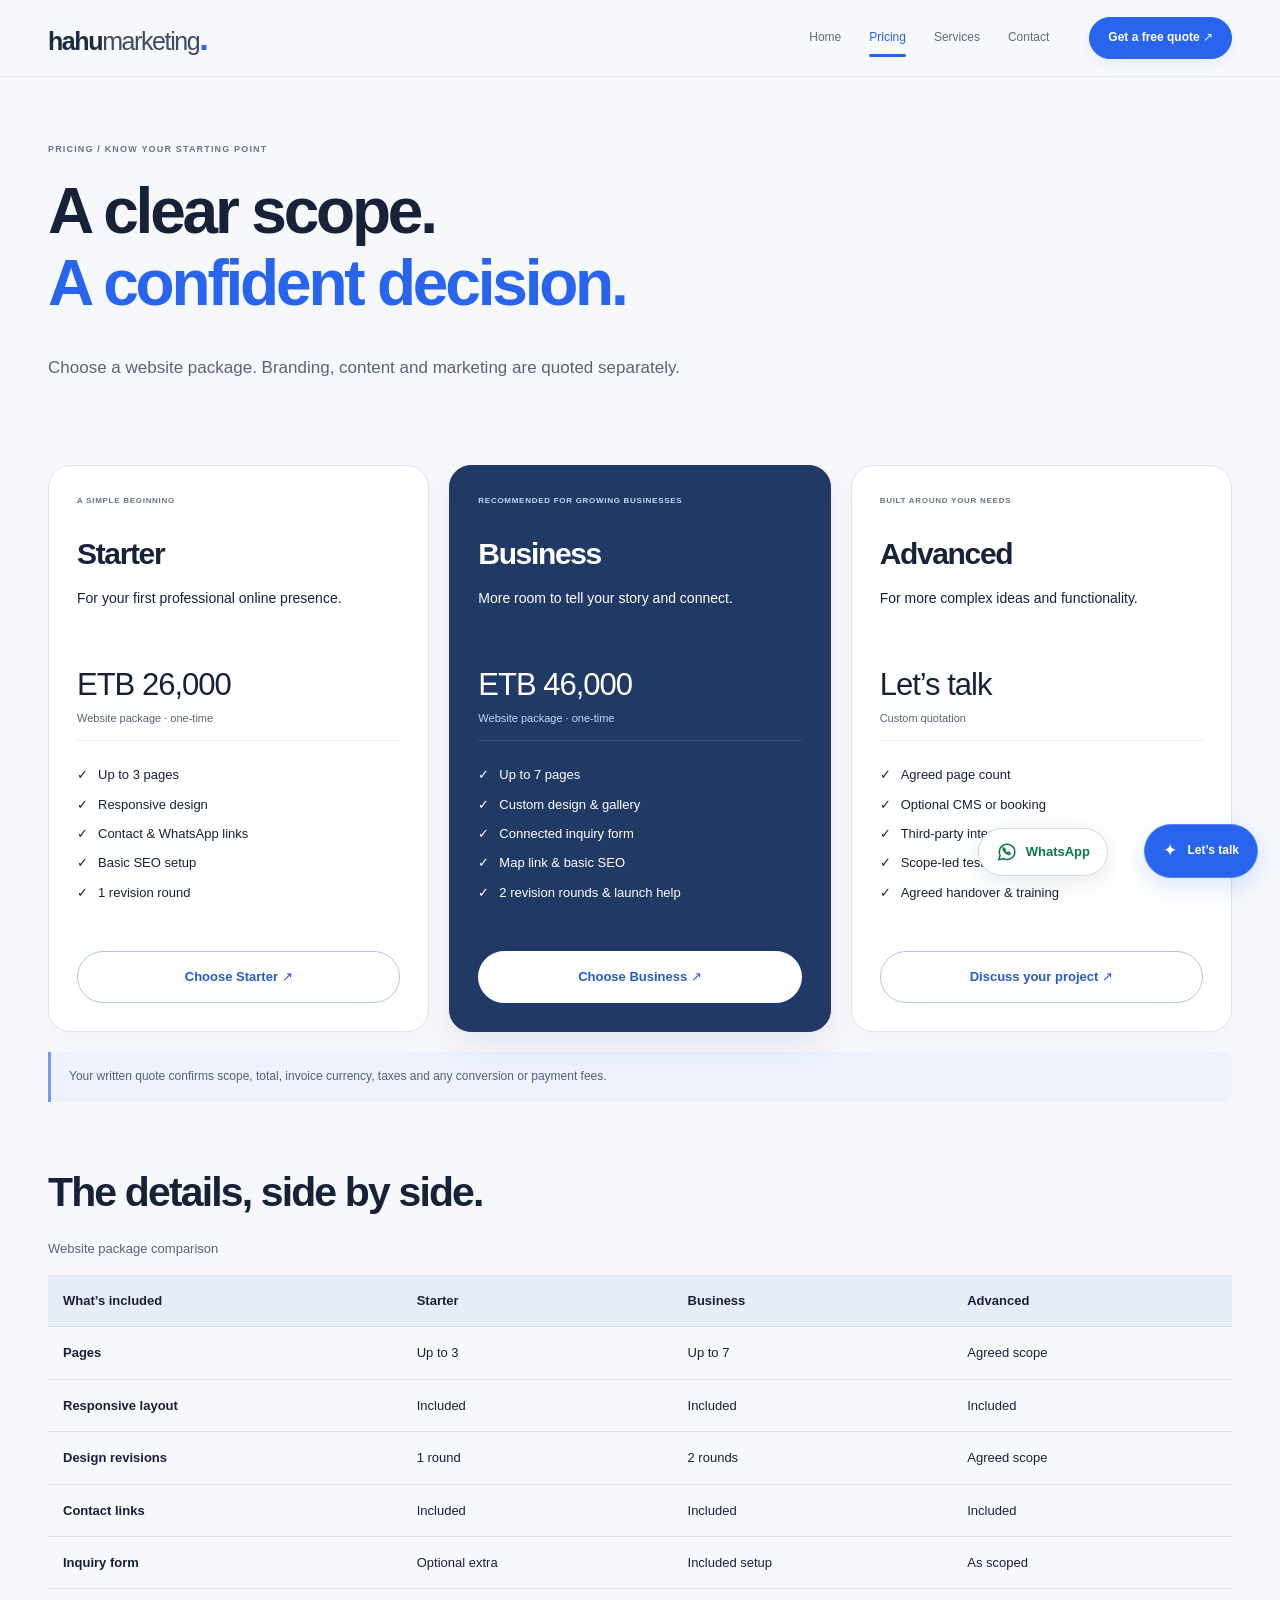
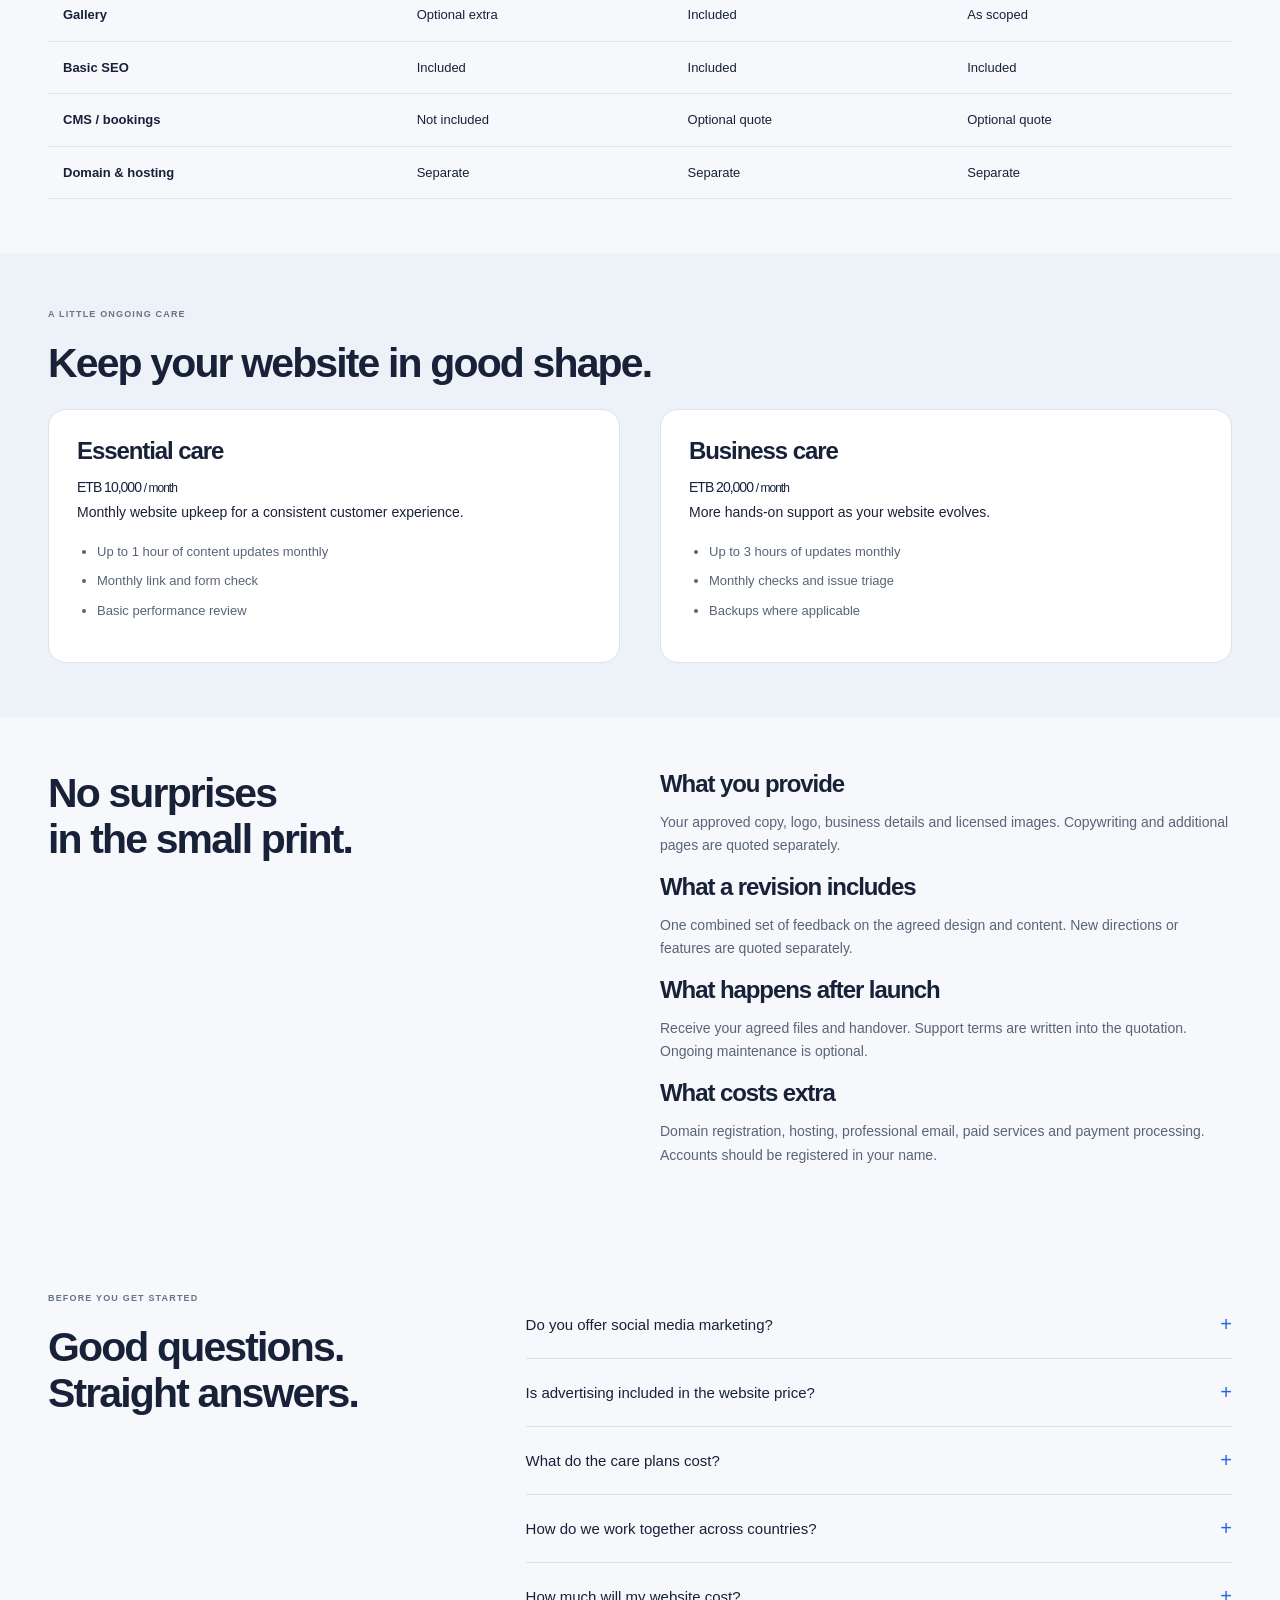
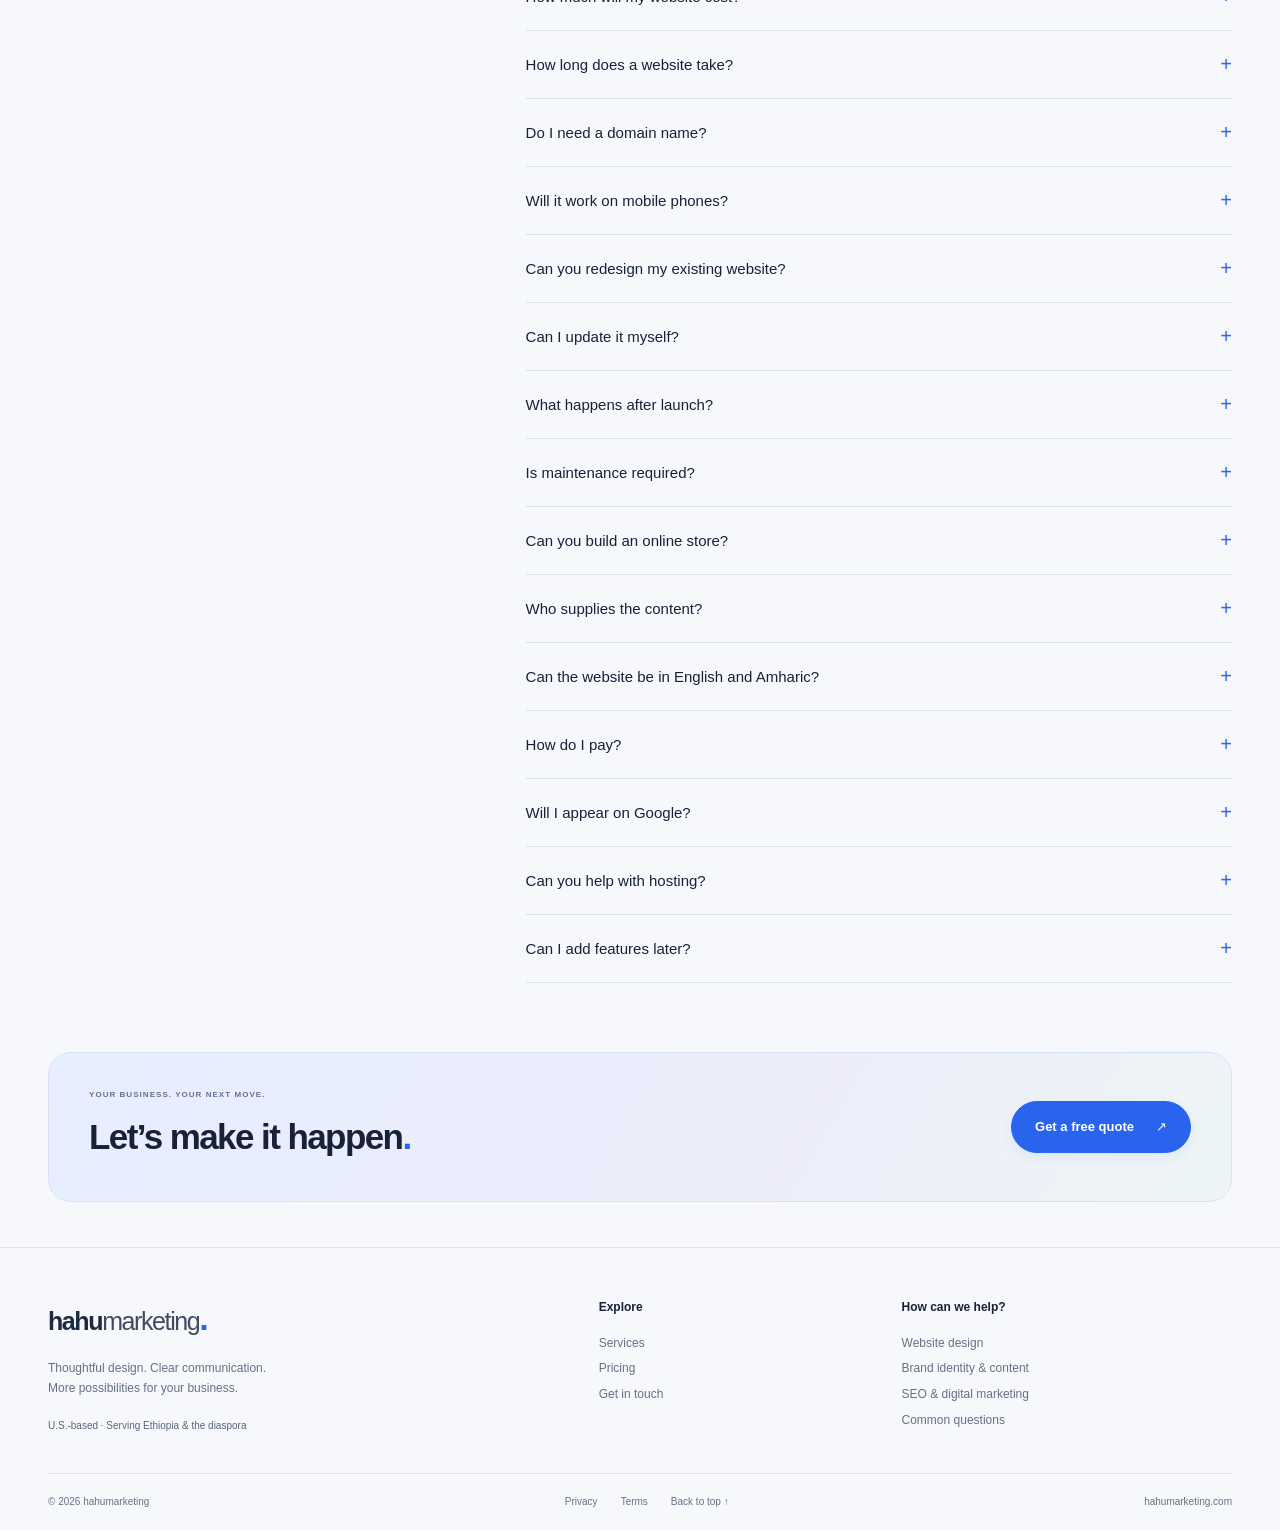
<file: pricing.html>
<!doctype html>
<html lang="en"
  ><head
    ><meta charset="utf-8" /><meta
      name="viewport"
      content="width=device-width,initial-scale=1" /><title
      >Website Pricing & Packages in ETB | hahumarketing</title
    ><meta
      name="description"
      content="Compare website packages and optional maintenance in Ethiopian birr. Understand inclusions, timelines and how a project works." /><meta
      name="theme-color"
      content="#f7f8fc" /><meta
      property="og:title"
      content="Website Pricing & Packages in ETB | hahumarketing" /><meta
      property="og:description"
      content="Compare website packages and optional maintenance in Ethiopian birr. Understand inclusions, timelines and how a project works." /><meta
      property="og:type"
      content="website" /><link
      rel="canonical"
      href="https://hahumarketing.com/pricing.html" /><meta
      property="og:url"
      content="https://hahumarketing.com/pricing.html" /><link
      rel="icon"
      type="image/svg+xml"
      href="assets/images/favicon.svg" /><link
      rel="stylesheet"
      href="assets/css/style.css" /><link
      rel="stylesheet"
      href="assets/css/polish.css?v=20261017mobilefix" /><script
      defer
      src="assets/js/experience.js?v=20261017mobile"
    ></script
    ><script defer src="assets/js/config.js"></script
    ><script defer src="assets/js/main.js?v=20261017c"></script
    ><script defer src="assets/js/interactions.js"></script></head
  ><body
    ><a class="skip" href="#main">Skip to content</a
    ><header
      ><div class="wrap topbar"
        ><a href="index.html" class="logo" aria-label="hahumarketing home"
          ><span class="wordmark">hahu<span>marketing</span><i>.</i></span></a
        ><button
          class="menu"
          aria-expanded="false"
          aria-controls="navigation"
          aria-label="Open menu"
          >Menu <span aria-hidden="true">☰</span></button
        ><nav id="navigation" aria-label="Main navigation"
          ><a href="index.html">Home</a
          ><a href="pricing.html" aria-current="page">Pricing</a
          ><a href="services.html">Services</a
          ><a href="contact.html">Contact</a></nav
        ><a href="contact.html" class="button nav-cta"
          >Get a free quote ↗</a
        ></div
      ></header
    ><main id="main"
      ><section class="wrap page-intro"
        ><span class="eyebrow">PRICING / KNOW YOUR STARTING POINT</span
        ><h1
          >A clear scope.<br /><span class="gold"
            >A confident decision.</span
          ></h1
        ><p class="lead"
          >Choose a website package. Branding, content and marketing are quoted
          separately.</p
        ></section
      ><section class="wrap"
        ><div class="packages"
          ><article class="package"
            ><span class="eyebrow">A SIMPLE BEGINNING</span><h3>Starter</h3
            ><p>For your first professional online presence.</p
            ><div class="price" data-price="starter">ETB 26,000</div
            ><span class="muted">Website package · one-time</span
            ><ul
              ><li>Up to 3 pages</li
              ><li>Responsive design</li
              ><li>Contact & WhatsApp links</li
              ><li>Basic SEO setup</li
              ><li>1 revision round</li></ul
            ><a class="button outline" href="contact.html?package=starter"
              >Choose Starter ↗</a
            ></article
          ><article class="package featured"
            ><span class="eyebrow">RECOMMENDED FOR GROWING BUSINESSES</span
            ><h3>Business</h3><p>More room to tell your story and connect.</p
            ><div class="price" data-price="business">ETB 46,000</div
            ><span class="muted">Website package · one-time</span
            ><ul
              ><li>Up to 7 pages</li
              ><li>Custom design & gallery</li
              ><li>Connected inquiry form</li
              ><li>Map link & basic SEO</li
              ><li>2 revision rounds & launch help</li></ul
            ><a class="button light" href="contact.html?package=business"
              >Choose Business ↗</a
            ></article
          ><article class="package"
            ><span class="eyebrow">BUILT AROUND YOUR NEEDS</span
            ><h3>Advanced</h3><p>For more complex ideas and functionality.</p
            ><div class="price" data-price="advanced">Let’s talk</div
            ><span class="muted">Custom quotation</span
            ><ul
              ><li>Agreed page count</li
              ><li>Optional CMS or booking</li
              ><li>Third-party integrations</li
              ><li>Scope-led testing</li
              ><li>Agreed handover & training</li></ul
            ><a class="button outline" href="contact.html?package=advanced"
              >Discuss your project ↗</a
            ></article
          ></div
        ><p class="notice"
          >Your written quote confirms scope, total, invoice currency, taxes and
          any conversion or payment fees.</p
        ></section
      ><section class="wrap section"
        ><h2>The details, side by side.</h2
        ><div class="table-scroll"
          ><table
            ><caption>Website package comparison</caption
            ><thead
              ><tr
                ><th>What’s included</th><th>Starter</th><th>Business</th
                ><th>Advanced</th></tr
              ></thead
            ><tbody
              ><tr
                ><th scope="row">Pages</th><td>Up to 3</td><td>Up to 7</td
                ><td>Agreed scope</td></tr
              ><tr
                ><th scope="row">Responsive layout</th><td>Included</td
                ><td>Included</td><td>Included</td></tr
              ><tr
                ><th scope="row">Design revisions</th><td>1 round</td
                ><td>2 rounds</td><td>Agreed scope</td></tr
              ><tr
                ><th scope="row">Contact links</th><td>Included</td
                ><td>Included</td><td>Included</td></tr
              ><tr
                ><th scope="row">Inquiry form</th><td>Optional extra</td
                ><td>Included setup</td><td>As scoped</td></tr
              ><tr
                ><th scope="row">Gallery</th><td>Optional extra</td
                ><td>Included</td><td>As scoped</td></tr
              ><tr
                ><th scope="row">Basic SEO</th><td>Included</td><td>Included</td
                ><td>Included</td></tr
              ><tr
                ><th scope="row">CMS / bookings</th><td>Not included</td
                ><td>Optional quote</td><td>Optional quote</td></tr
              ><tr
                ><th scope="row">Domain & hosting</th><td>Separate</td
                ><td>Separate</td><td>Separate</td></tr
              ></tbody
            ></table
          ></div
        ></section
      ><section class="support-band"
        ><div class="wrap section"
          ><span class="eyebrow">A LITTLE ONGOING CARE</span
          ><h2>Keep your website in good shape.</h2
          ><div class="two-grid"
            ><article class="card"
              ><h3>Essential care</h3
              ><p class="price"
                ><span data-maintenance="essential">ETB 10,000</span>
                <small>/ month</small></p
              ><p
                >Monthly website upkeep for a consistent customer experience.</p
              ><ul
                ><li>Up to 1 hour of content updates monthly</li
                ><li>Monthly link and form check</li
                ><li>Basic performance review</li></ul
              ></article
            ><article class="card"
              ><h3>Business care</h3
              ><p class="price"
                ><span data-maintenance="care">ETB 20,000</span>
                <small>/ month</small></p
              ><p>More hands-on support as your website evolves.</p
              ><ul
                ><li>Up to 3 hours of updates monthly</li
                ><li>Monthly checks and issue triage</li
                ><li>Backups where applicable</li></ul
              ></article
            ></div
          ></div
        ></section
      ><section class="wrap section two-grid"
        ><div
          ><h2>No surprises<br />in the small print.</h2></div
        ><div
          ><h3>What you provide</h3
          ><p
            >Your approved copy, logo, business details and licensed images.
            Copywriting and additional pages are quoted separately.</p
          ><h3>What a revision includes</h3
          ><p
            >One combined set of feedback on the agreed design and content. New
            directions or features are quoted separately.</p
          ><h3>What happens after launch</h3
          ><p
            >Receive your agreed files and handover. Support terms are written
            into the quotation. Ongoing maintenance is optional.</p
          ><h3>What costs extra</h3
          ><p
            >Domain registration, hosting, professional email, paid services and
            payment processing. Accounts should be registered in your name.</p
          ></div
        ></section
      ><section class="wrap section faq-section" id="faq"
        ><div
          ><span class="eyebrow">BEFORE YOU GET STARTED</span
          ><h2>Good questions.<br />Straight answers.</h2></div
        ><div class="faq-list"
          ><details
            ><summary
              >Do you offer social media marketing?<span>+</span></summary
            ><p
              >Yes. Content planning, graphics, captions, publishing and
              reporting are tailored to your needs. Your quote confirms
              platforms, post counts and community management.</p
            ></details
          ><details
            ><summary
              >Is advertising included in the website price?<span
                >+</span
              ></summary
            ><p
              >No. Social media, campaign management and ad spend are separate.
              You approve the budget and own your ad accounts.</p
            ></details
          ><details
            ><summary>What do the care plans cost?<span>+</span></summary
            ><p
              >Essential care is ETB 10,000/month; Business care is ETB
              20,000/month. See the plans above for update hours and included
              checks.</p
            ></details
          ><details
            ><summary
              >How do we work together across countries?<span>+</span></summary
            ><p
              >We work remotely from the United States with businesses in
              Ethiopia and the diaspora, using email, WhatsApp and scheduled
              calls.</p
            ></details
          ><details
            ><summary>How much will my website cost?<span>+</span></summary
            ><p
              >Starter is ETB 26,000 and Business is ETB 46,000. Your written
              quote confirms the scope, final total and any additional costs.</p
            ></details
          ><details
            ><summary>How long does a website take?<span>+</span></summary
            ><p
              >Typically 1–2 weeks for Starter, 2–4 weeks for Business and 4–8+
              weeks for custom work, once scope and content are ready. Feedback
              and integrations can affect timing.</p
            ></details
          ><details
            ><summary>Do I need a domain name?<span>+</span></summary
            ><p
              >A custom domain is recommended. You own the account; registration
              and renewal are separate unless included in your quote.</p
            ></details
          ><details
            ><summary>Will it work on mobile phones?<span>+</span></summary
            ><p
              >Yes. Responsive layouts are included and checked at phone, tablet
              and desktop sizes.</p
            ></details
          ><details
            ><summary
              >Can you redesign my existing website?<span>+</span></summary
            ><p
              >Yes. Share your website address and goals so we can review the
              content, access and migration needs.</p
            ></details
          ><details
            ><summary>Can I update it myself?<span>+</span></summary
            ><p
              >You can edit the HTML files. For editing without code, ask about
              a CMS; setup and ongoing costs are quoted separately.</p
            ></details
          ><details
            ><summary>What happens after launch?<span>+</span></summary
            ><p
              >You receive the agreed files and handover. Your quote defines
              post-launch corrections; ongoing support is optional.</p
            ></details
          ><details
            ><summary>Is maintenance required?<span>+</span></summary
            ><p
              >No. Choose a care plan, request individual updates or manage it
              yourself. Keep hosting and domain renewals current.</p
            ></details
          ><details
            ><summary>Can you build an online store?<span>+</span></summary
            ><p
              >Yes, as a custom project. We agree on products, payments,
              fulfillment and hosting before development.</p
            ></details
          ><details
            ><summary>Who supplies the content?<span>+</span></summary
            ><p
              >You provide approved text, your logo, licensed images and
              business details. Copywriting is available separately.</p
            ></details
          ><details
            ><summary
              >Can the website be in English and Amharic?<span>+</span></summary
            ><p
              >Yes, as an additional scope. You provide or approve translations;
              both versions are reviewed.</p
            ></details
          ><details
            ><summary>How do I pay?<span>+</span></summary
            ><p
              >Your quote sets the payment method, currency, stages and any
              conversion or cross-border fees.</p
            ></details
          ><details
            ><summary>Will I appear on Google?<span>+</span></summary
            ><p
              >Basic SEO is included. Search engines determine indexing and
              rankings, so results cannot be guaranteed.</p
            ></details
          ><details
            ><summary>Can you help with hosting?<span>+</span></summary
            ><p
              >Yes. We help choose suitable hosting. Domain, hosting and email
              costs are separate unless included.</p
            ></details
          ><details
            ><summary>Can I add features later?<span>+</span></summary
            ><p
              >Yes. New pages, languages and integrations are quoted separately;
              some features need additional infrastructure.</p
            ></details
          ></div
        ></section
      ><section class="wrap end-cta"
        ><div
          ><span class="eyebrow">YOUR BUSINESS. YOUR NEXT MOVE.</span
          ><h2>Let’s make it happen<span>.</span></h2
          ></div
        ><a href="contact.html" class="button"
          >Get a free quote <span>↗</span></a
        ></section
      ></main
    ><footer
      ><div class="wrap footer-main"
        ><div
          ><a href="index.html" class="logo"
            ><span class="wordmark">hahu<span>marketing</span><i>.</i></span></a
          ><p
            >Thoughtful design. Clear communication.<br />More possibilities for
            your business.</p
          ><span class="fine"
            >U.S.-based · Serving Ethiopia & the diaspora</span
          ></div
        ><div
          ><b>Explore</b><a href="services.html" class="">Services</a
          ><a href="pricing.html" class="">Pricing</a
          ><a href="contact.html" class="">Get in touch</a></div
        ><div
          ><b>How can we help?</b><a href="services.html#web">Website design</a
          ><a href="services.html#brand">Brand identity & content</a
          ><a href="services.html#growth">SEO & digital marketing</a
          ><a href="pricing.html#faq">Common questions</a></div
        ></div
      ><div class="wrap footer-bottom"
        ><span>© <span data-year></span> hahumarketing</span
        ><div
          ><a href="legal.html#privacy">Privacy</a
          ><a href="legal.html#terms">Terms</a
          ><a href="#main">Back to top ↑</a></div
        ><span>hahumarketing.com</span></div
      ></footer
    ><a
      class="whatsapp-toggle"
      data-whatsapp
      href="https://wa.me/14433339976"
      target="_blank"
      rel="noopener noreferrer"
      aria-label="Chat with hahumarketing on WhatsApp"
      ><svg viewBox="0 0 24 24" aria-hidden="true">
        <path
          d="M20.5 11.6a8.5 8.5 0 0 1-12.6 7.5L3 20.5l1.4-4.7A8.5 8.5 0 1 1 20.5 11.6Z"
        />
        <path
          d="M8 7.5c-.7 2.7 2.8 6.5 5.7 7.2.8.2 1.6-.8 1.8-1.5l-2-1-1 1c-1.5-.6-2.7-1.8-3.2-3.2l.8-.9Z"
        /></svg
      ><span>WhatsApp</span></a
    ><button
      class="chat-toggle"
      aria-expanded="false"
      aria-controls="chat-panel"
      aria-label="Open project help"
      >✦ <span>Let’s talk</span></button
    ><aside id="chat-panel" class="chat-panel" aria-label="Project help" hidden
      ><div class="chat-head"
        ><div
          ><b>Hi. Let’s talk about your idea.</b
          ><small>hahumarketing</small></div
        ><button class="chat-close" aria-label="Close project help"
          >×</button
        ></div
      ><div class="chat-body"
        ><p>What can we help you with?</p
        ><div class="chat-options"
          ><button data-chat="I need a new website.">A new website</button
          ><button data-chat="I want to improve my branding.">Branding</button
          ><button data-chat="I need help with digital marketing."
            >Digital marketing</button
          ></div
        ><label for="chat-message">Your message</label
        ><textarea
          id="chat-message"
          rows="3"
          maxlength="1500"
          placeholder="Tell us a little about your project…"
        ></textarea
        ><a class="button" id="chat-send" href="contact.html"
          >Continue to inquiry ↗</a
        ><p class="fine" id="chat-note"
          >Continue to the project form. This is not a live chat.</p
        ></div
      ></aside
    ></body
  ></html
>
</file>
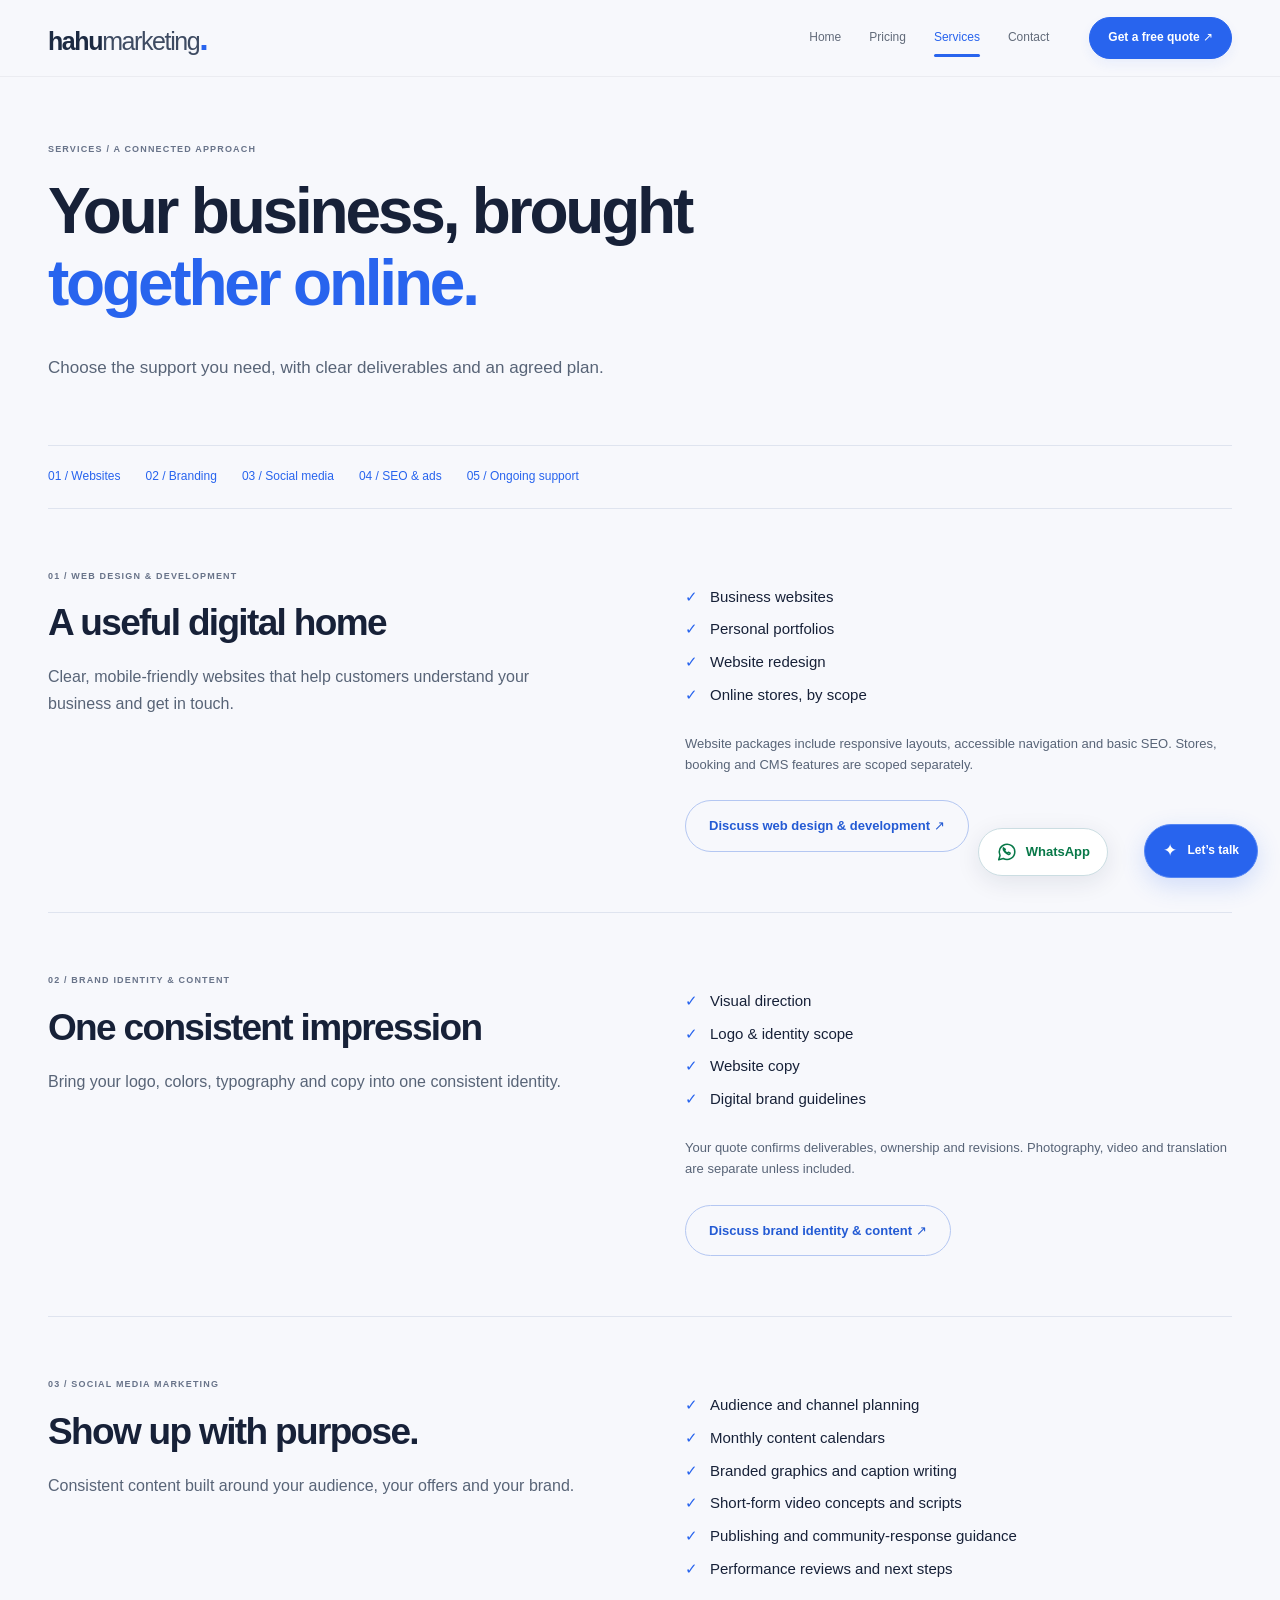
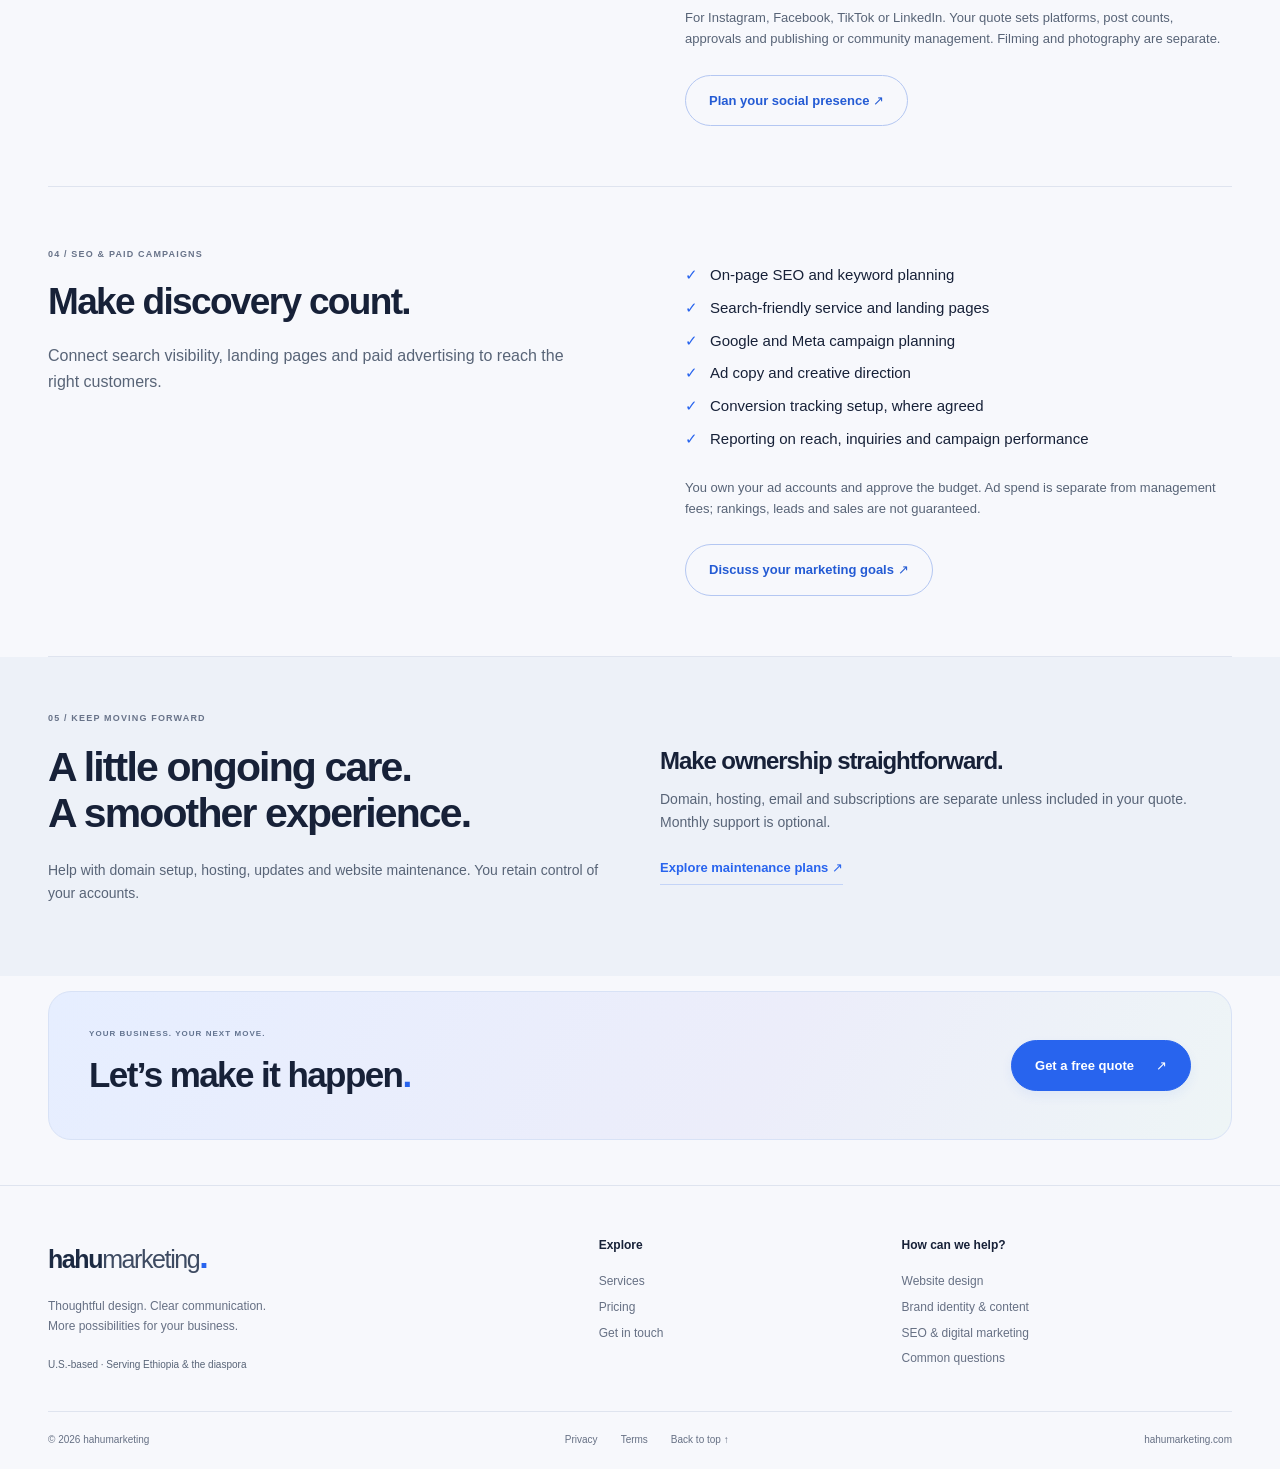
<file: services.html>
<!doctype html>
<html lang="en"
  ><head
    ><meta charset="utf-8" /><meta
      name="viewport"
      content="width=device-width,initial-scale=1" /><title
      >Websites, Branding & Digital Marketing | hahumarketing</title
    ><meta
      name="description"
      content="Explore hahumarketing website design, brand identity, SEO and digital marketing services for businesses in Ethiopia." /><meta
      name="theme-color"
      content="#f7f8fc" /><meta
      property="og:title"
      content="Websites, Branding & Digital Marketing | hahumarketing" /><meta
      property="og:description"
      content="Explore hahumarketing website design, brand identity, SEO and digital marketing services for businesses in Ethiopia." /><meta
      property="og:type"
      content="website" /><link
      rel="canonical"
      href="https://hahumarketing.com/services.html" /><meta
      property="og:url"
      content="https://hahumarketing.com/services.html" /><link
      rel="icon"
      type="image/svg+xml"
      href="assets/images/favicon.svg" /><link
      rel="stylesheet"
      href="assets/css/style.css" /><link
      rel="stylesheet"
      href="assets/css/polish.css?v=20261017mobilefix" /><script
      defer
      src="assets/js/experience.js?v=20261017mobile"
    ></script
    ><script defer src="assets/js/config.js"></script
    ><script defer src="assets/js/main.js?v=20261017c"></script
    ><script defer src="assets/js/interactions.js"></script></head
  ><body
    ><a class="skip" href="#main">Skip to content</a
    ><header
      ><div class="wrap topbar"
        ><a href="index.html" class="logo" aria-label="hahumarketing home"
          ><span class="wordmark">hahu<span>marketing</span><i>.</i></span></a
        ><button
          class="menu"
          aria-expanded="false"
          aria-controls="navigation"
          aria-label="Open menu"
          >Menu <span aria-hidden="true">☰</span></button
        ><nav id="navigation" aria-label="Main navigation"
          ><a href="index.html">Home</a><a href="pricing.html">Pricing</a
          ><a href="services.html" aria-current="page">Services</a
          ><a href="contact.html">Contact</a></nav
        ><a href="contact.html" class="button nav-cta"
          >Get a free quote ↗</a
        ></div
      ></header
    ><main id="main"
      ><section class="wrap page-intro"
        ><span class="eyebrow">SERVICES / A CONNECTED APPROACH</span
        ><h1
          >Your business, brought<br /><span class="gold"
            >together online.</span
          ></h1
        ><p class="lead"
          >Choose the support you need, with clear deliverables and an agreed
          plan.</p
        ></section
      ><div class="wrap service-jump"
        ><a href="#web">01 / Websites</a><a href="#brand">02 / Branding</a
        ><a href="#social">03 / Social media</a
        ><a href="#growth">04 / SEO &amp; ads</a
        ><a href="#support">05 / Ongoing support</a></div
      ><section class="wrap service-detail" id="web"
        ><div
          ><span class="eyebrow">01 / WEB DESIGN & DEVELOPMENT</span
          ><h2>A useful digital home</h2
          ><p class="lead"
            >Clear, mobile-friendly websites that help customers understand your
            business and get in touch.</p
          ></div
        ><div
          ><ul class="check-list"
            ><li>Business websites</li
            ><li>Personal portfolios</li
            ><li>Website redesign</li
            ><li>Online stores, by scope</li></ul
          ><p class="fine"
            >Website packages include responsive layouts, accessible navigation
            and basic SEO. Stores, booking and CMS features are scoped
            separately.</p
          ><a href="contact.html?service=business" class="button outline"
            >Discuss web design & development ↗</a
          ></div
        ></section
      ><section class="wrap service-detail" id="brand"
        ><div
          ><span class="eyebrow">02 / BRAND IDENTITY & CONTENT</span
          ><h2>One consistent impression</h2
          ><p class="lead"
            >Bring your logo, colors, typography and copy into one consistent
            identity.</p
          ></div
        ><div
          ><ul class="check-list"
            ><li>Visual direction</li
            ><li>Logo & identity scope</li
            ><li>Website copy</li
            ><li>Digital brand guidelines</li></ul
          ><p class="fine"
            >Your quote confirms deliverables, ownership and revisions.
            Photography, video and translation are separate unless included.</p
          ><a href="contact.html?service=branding" class="button outline"
            >Discuss brand identity & content ↗</a
          ></div
        ></section
      ><section class="wrap service-detail" id="social"
        ><div
          ><span class="eyebrow">03 / SOCIAL MEDIA MARKETING</span
          ><h2>Show up with purpose.</h2
          ><p class="lead"
            >Consistent content built around your audience, your offers and your
            brand.</p
          ></div
        ><div
          ><ul class="check-list"
            ><li>Audience and channel planning</li
            ><li>Monthly content calendars</li
            ><li>Branded graphics and caption writing</li
            ><li>Short-form video concepts and scripts</li
            ><li>Publishing and community-response guidance</li
            ><li>Performance reviews and next steps</li></ul
          ><p class="fine"
            >For Instagram, Facebook, TikTok or LinkedIn. Your quote sets
            platforms, post counts, approvals and publishing or community
            management. Filming and photography are separate.</p
          ><a href="contact.html?service=social" class="button outline"
            >Plan your social presence ↗</a
          ></div
        ></section
      ><section class="wrap service-detail" id="growth"
        ><div
          ><span class="eyebrow">04 / SEO &amp; PAID CAMPAIGNS</span
          ><h2>Make discovery count.</h2
          ><p class="lead"
            >Connect search visibility, landing pages and paid advertising to
            reach the right customers.</p
          ></div
        ><div
          ><ul class="check-list"
            ><li>On-page SEO and keyword planning</li
            ><li>Search-friendly service and landing pages</li
            ><li>Google and Meta campaign planning</li
            ><li>Ad copy and creative direction</li
            ><li>Conversion tracking setup, where agreed</li
            ><li>Reporting on reach, inquiries and campaign performance</li></ul
          ><p class="fine"
            >You own your ad accounts and approve the budget. Ad spend is
            separate from management fees; rankings, leads and sales are not
            guaranteed.</p
          ><a href="contact.html?service=marketing" class="button outline"
            >Discuss your marketing goals ↗</a
          ></div
        ></section
      ><section class="support-band" id="support"
        ><div class="wrap section two-grid"
          ><div
            ><span class="eyebrow">05 / KEEP MOVING FORWARD</span
            ><h2>A little ongoing care.<br />A smoother experience.</h2
            ><p
              >Help with domain setup, hosting, updates and website maintenance.
              You retain control of your accounts.</p
            ></div
          ><div
            ><h3>Make ownership straightforward.</h3
            ><p
              >Domain, hosting, email and subscriptions are separate unless
              included in your quote. Monthly support is optional.</p
            ><a href="pricing.html" class="text-link"
              >Explore maintenance plans ↗</a
            ></div
          ></div
        ></section
      ><section class="wrap end-cta"
        ><div
          ><span class="eyebrow">YOUR BUSINESS. YOUR NEXT MOVE.</span
          ><h2>Let’s make it happen<span>.</span></h2
          ></div
        ><a href="contact.html" class="button"
          >Get a free quote <span>↗</span></a
        ></section
      ></main
    ><footer
      ><div class="wrap footer-main"
        ><div
          ><a href="index.html" class="logo"
            ><span class="wordmark">hahu<span>marketing</span><i>.</i></span></a
          ><p
            >Thoughtful design. Clear communication.<br />More possibilities for
            your business.</p
          ><span class="fine"
            >U.S.-based · Serving Ethiopia & the diaspora</span
          ></div
        ><div
          ><b>Explore</b><a href="services.html" class="">Services</a
          ><a href="pricing.html" class="">Pricing</a
          ><a href="contact.html" class="">Get in touch</a></div
        ><div
          ><b>How can we help?</b><a href="services.html#web">Website design</a
          ><a href="services.html#brand">Brand identity & content</a
          ><a href="services.html#growth">SEO & digital marketing</a
          ><a href="pricing.html#faq">Common questions</a></div
        ></div
      ><div class="wrap footer-bottom"
        ><span>© <span data-year></span> hahumarketing</span
        ><div
          ><a href="legal.html#privacy">Privacy</a
          ><a href="legal.html#terms">Terms</a
          ><a href="#main">Back to top ↑</a></div
        ><span>hahumarketing.com</span></div
      ></footer
    ><a
      class="whatsapp-toggle"
      data-whatsapp
      href="https://wa.me/14433339976"
      target="_blank"
      rel="noopener noreferrer"
      aria-label="Chat with hahumarketing on WhatsApp"
      ><svg viewBox="0 0 24 24" aria-hidden="true">
        <path
          d="M20.5 11.6a8.5 8.5 0 0 1-12.6 7.5L3 20.5l1.4-4.7A8.5 8.5 0 1 1 20.5 11.6Z"
        />
        <path
          d="M8 7.5c-.7 2.7 2.8 6.5 5.7 7.2.8.2 1.6-.8 1.8-1.5l-2-1-1 1c-1.5-.6-2.7-1.8-3.2-3.2l.8-.9Z"
        /></svg
      ><span>WhatsApp</span></a
    ><button
      class="chat-toggle"
      aria-expanded="false"
      aria-controls="chat-panel"
      aria-label="Open project help"
      >✦ <span>Let’s talk</span></button
    ><aside id="chat-panel" class="chat-panel" aria-label="Project help" hidden
      ><div class="chat-head"
        ><div
          ><b>Hi. Let’s talk about your idea.</b
          ><small>hahumarketing</small></div
        ><button class="chat-close" aria-label="Close project help"
          >×</button
        ></div
      ><div class="chat-body"
        ><p>What can we help you with?</p
        ><div class="chat-options"
          ><button data-chat="I need a new website.">A new website</button
          ><button data-chat="I want to improve my branding.">Branding</button
          ><button data-chat="I need help with digital marketing."
            >Digital marketing</button
          ></div
        ><label for="chat-message">Your message</label
        ><textarea
          id="chat-message"
          rows="3"
          maxlength="1500"
          placeholder="Tell us a little about your project…"
        ></textarea
        ><a class="button" id="chat-send" href="contact.html"
          >Continue to inquiry ↗</a
        ><p class="fine" id="chat-note"
          >Continue to the project form. This is not a live chat.</p
        ></div
      ></aside
    ></body
  ></html
>
</file>
<file: assets/css/style.css>
:root {
  --ink: #f7f6ef;
  --paper: #101010;
  --panel: #1a1a1a;
  --muted: #bdbab3;
  --accent: #d9b566;
  --line: #ffffff20;
  --dark: #101010;
  --radius: 14px;
}
* {
  box-sizing: border-box;
}
html {
  scroll-behavior: smooth;
  scroll-padding-top: 110px;
}
body {
  margin: 0;
  background: var(--paper);
  color: var(--ink);
  font:
    16px/1.65 Arial,
    Helvetica,
    sans-serif;
}
button,
input,
textarea,
select {
  font: inherit;
}
button,
a {
  touch-action: manipulation;
}
a {
  color: inherit;
  text-decoration: none;
}
button {
  cursor: pointer;
}
a:focus-visible,
button:focus-visible,
input:focus-visible,
select:focus-visible,
textarea:focus-visible,
summary:focus-visible {
  outline: 3px solid #d9b566;
  outline-offset: 5px;
}
button {
  color: inherit;
}
h1,
h2,
h3 {
  line-height: 1.12;
  letter-spacing: -0.045em;
  margin: 0 0 0.55em;
  font-weight: 650;
}
h1 {
  font-size: clamp(44px, 5.4vw, 76px);
}
h2 {
  font-size: clamp(30px, 3.2vw, 43px);
}
h3 {
  font-size: 24px;
}
p {
  margin: 0 0 1.2em;
}
li {
  margin: 8px 0;
}
ul {
  padding-left: 20px;
}
.wrap {
  width: min(1220px, calc(100% - 96px));
  margin: auto;
}
.section {
  padding: 62px 0;
}
.eyebrow {
  display: block;
  font-size: 10px;
  font-weight: 600;
  letter-spacing: 0.16em;
  margin-bottom: 19px;
  color: var(--muted);
}
.lead {
  font-size: 18px;
  line-height: 1.65;
  color: var(--muted);
  max-width: 650px;
}
.fine,
.muted {
  font-size: 13px;
  color: var(--muted);
}
.gold {
  color: var(--accent);
}
header {
  position: sticky;
  top: 0;
  z-index: 30;
  background: #101010f5;
  border-bottom: 1px solid var(--line);
  backdrop-filter: blur(15px);
}
.topbar {
  height: 86px;
  display: flex;
  align-items: center;
  gap: 40px;
}
.logo {
  display: inline-flex;
}
.wordmark {
  font-size: 27px;
  font-weight: 800;
  letter-spacing: -1.4px;
  color: var(--accent);
}
.wordmark > span {
  color: var(--ink);
  font-weight: 500;
}
.wordmark i {
  font-style: normal;
  font-size: 34px;
}
nav {
  margin-left: auto;
  display: flex;
  gap: 28px;
  font-size: 13px;
}
nav a {
  padding: 9px 0;
  color: #c8c5bd;
  position: relative;
}
nav a:hover,
nav [aria-current] {
  color: var(--accent);
}
nav [aria-current]:after {
  content: "";
  position: absolute;
  bottom: 0;
  left: 0;
  right: 0;
  height: 2px;
  background: var(--accent);
}
.button {
  border: 1px solid var(--accent);
  background: var(--accent);
  color: var(--dark);
  padding: 14px 23px;
  border-radius: 7px;
  display: inline-flex;
  align-items: center;
  justify-content: center;
  gap: 22px;
  font-size: 13px;
  font-weight: 700;
  transition:
    background 0.2s,
    transform 0.2s;
}
.button:hover {
  background: #ffd07b;
  transform: translateY(-2px);
}
.button.outline {
  background: transparent;
  color: var(--accent);
}
.button.light {
  background: var(--paper);
  border-color: var(--paper);
  color: var(--ink);
}
.nav-cta {
  padding: 11px 17px;
  font-size: 12px;
}
.menu {
  display: none;
}
.text-link {
  display: inline-flex;
  align-items: center;
  gap: 15px;
  font-size: 13px;
  font-weight: 600;
  color: var(--ink);
  padding: 6px 0;
  border-bottom: 1px solid #ffffff70;
}
.text-link:hover {
  color: var(--accent);
}
.hero-shell {
  background: radial-gradient(ellipse at 87% 46%, #9a772317, transparent 40%);
}
.hero {
  min-height: 610px;
  display: grid;
  grid-template-columns: 1.05fr 1fr;
  gap: 30px;
  align-items: center;
  padding-top: 50px;
  padding-bottom: 50px;
}
.hero h1 {
  font-size: clamp(50px, 5.15vw, 74px);
  line-height: 1.1;
  margin-bottom: 23px;
  letter-spacing: -0.06em;
}
.hero .eyebrow {
  font-size: 9px;
  letter-spacing: 0.13em;
  color: #d4d0c7;
}
.status-dot {
  display: inline-block;
  width: 7px;
  height: 7px;
  border-radius: 50%;
  background: var(--accent);
  margin-right: 7px;
}
.hero .lead {
  max-width: 460px;
  font-size: 17px;
}
.actions {
  display: flex;
  gap: 25px;
  align-items: center;
  margin-top: 27px;
}
.hero-note {
  margin: 23px 0 0;
  font-size: 11px;
  color: #a29e94;
}
.hero-art {
  position: relative;
  height: 470px;
  isolation: isolate;
  min-width: 0;
}
.orbit {
  position: absolute;
  border: 1px solid #ddac4b35;
  border-radius: 50%;
  width: 360px;
  height: 360px;
  right: 10px;
  top: 46px;
  z-index: -1;
}
.orbit-two {
  width: 440px;
  height: 440px;
  top: 7px;
  right: -28px;
  border-style: dashed;
  opacity: 0.5;
}
.design-label {
  position: absolute;
  top: 10px;
  right: 10px;
  letter-spacing: 0.17em;
  color: #d9cfad;
  font-size: 8px;
  display: flex;
  gap: 18px;
  align-items: center;
}
.design-label span {
  font-size: 30px;
  color: var(--accent);
}
.site-window {
  position: absolute;
  top: 92px;
  left: 5px;
  right: 10px;
  background: #f1eedf;
  color: #18383a;
  transform: rotate(-5deg);
  border-radius: 10px;
  box-shadow: 0 28px 70px #0005;
  overflow: hidden;
  border: 4px solid #385051;
}
.window-top {
  height: 28px;
  display: flex;
  align-items: center;
  justify-content: space-between;
  background: #e1e5dc;
  padding: 0 14px;
  font-size: 8px;
  color: #698080;
}
.window-top > span:first-child {
  font-size: 6px;
  letter-spacing: 3px;
}
.site-bar {
  padding: 19px 22px;
  display: flex;
  justify-content: space-between;
  align-items: center;
  font-size: 8px;
}
.site-bar > span {
  font-size: 6px;
}
.site-inner {
  display: grid;
  grid-template-columns: 1.1fr 1fr;
  padding: 16px 22px 28px;
  gap: 10px;
}
.site-inner small {
  font-size: 6px;
  letter-spacing: 1px;
}
.site-inner strong {
  display: block;
  font: 43px/0.95 Georgia;
  margin-top: 14px;
  letter-spacing: -2px;
}
.site-inner em {
  color: #ad5a34;
  font-weight: 400;
}
.fake-cta {
  display: inline-block;
  background: #224647;
  color: #fff;
  padding: 8px 10px;
  margin-top: 20px;
  font-size: 6px;
}
.sculpture {
  display: flex;
  align-items: flex-end;
  gap: 6px;
  padding: 10px 10px 0;
  background: #dad7c2;
  border-radius: 80px 80px 3px 3px;
  height: 177px;
  overflow: hidden;
}
.sculpture i {
  width: 33%;
  height: 83%;
  background: linear-gradient(90deg, #9c502e, #dfa067, #bc7850);
  border-radius: 80px 80px 0 0;
  transform: skewY(-15deg);
}
.sculpture i:nth-child(2) {
  height: 110%;
  background: linear-gradient(90deg, #597667, #a5b799, #7c947b);
}
.sculpture i:nth-child(3) {
  height: 66%;
  background: linear-gradient(90deg, #b2954e, #e6d090, #c7ad65);
}
.site-bottom {
  display: flex;
  justify-content: space-between;
  padding: 12px 22px;
  border-top: 1px solid #173c3420;
  font-size: 6px;
}
.type-tile {
  position: absolute;
  left: -18px;
  top: 22px;
  z-index: 2;
  background: #eec166;
  color: #223436;
  width: 157px;
  border-radius: 9px;
  padding: 16px;
  transform: rotate(-10deg);
  box-shadow: 0 15px 30px #0003;
}
.type-tile > span {
  font-size: 5px;
  letter-spacing: 0.15em;
}
.type-tile b {
  display: flex;
  font: 48px Georgia;
  align-items: center;
  justify-content: space-between;
}
.type-tile b span {
  font-size: 33px;
}
.type-tile > div {
  display: flex;
  gap: 5px;
  margin-top: 6px;
}
.type-tile i {
  width: 23px;
  height: 16px;
  border-radius: 3px;
  background: #143839;
}
.type-tile i:nth-child(2) {
  background: #b85839;
}
.type-tile i:nth-child(3) {
  background: #f2ede0;
}
.type-tile i:nth-child(4) {
  background: #72958c;
}
.mobile-tile {
  position: absolute;
  right: -8px;
  bottom: 16px;
  width: 115px;
  background: #d2ded6;
  border: 4px solid #34514d;
  color: #23453c;
  z-index: 3;
  transform: rotate(7deg);
  border-radius: 16px;
  padding: 6px 12px 12px;
  box-shadow: 0 15px 25px #0004;
}
.mobile-tile > span {
  display: block;
  font-size: 5px;
  text-align: center;
  padding-bottom: 12px;
}
.mobile-tile b {
  font-size: 13px;
  line-height: 1.1;
  display: block;
  letter-spacing: -0.6px;
}
.mini-arch {
  height: 70px;
  background: repeating-radial-gradient(
    ellipse at bottom,
    #3f6256 0 8px,
    #b4bd8e 9px 18px
  );
  border-radius: 50px 50px 3px 3px;
  margin: 12px 0;
}
.mobile-tile small {
  font-size: 5px;
}
.art-caption {
  position: absolute;
  left: 20px;
  bottom: 18px;
  color: #a6a095;
  font-size: 7px;
  letter-spacing: 2px;
}
.section-heading {
  display: flex;
  justify-content: space-between;
  align-items: end;
  gap: 35px;
  margin-bottom: 30px;
}
.section-heading h2 {
  margin-bottom: 0;
}
.section-heading p {
  font-size: 13px;
  color: var(--muted);
  margin-bottom: 10px;
}
.service-grid {
  display: grid;
  grid-template-columns: repeat(3, 1fr);
  gap: 18px;
}
.service-card {
  border: 1px solid var(--line);
  border-radius: 12px;
  padding: 26px;
  background: var(--panel);
  transition:
    border-color 0.2s,
    transform 0.2s;
}
.service-card:hover {
  border-color: var(--accent);
  transform: translateY(-4px);
}
.service-card > div {
  display: flex;
  align-items: center;
  justify-content: space-between;
  margin-bottom: 15px;
}
.number {
  font-size: 10px;
  color: #a19a8d;
  letter-spacing: 2px;
}
.service-symbol {
  color: var(--accent);
  font-size: 27px;
}
.service-card h3 {
  font-size: 27px;
  line-height: 1.1;
}
.service-card p {
  color: var(--muted);
  font-size: 13px;
  line-height: 1.65;
  margin-bottom: 22px;
}
.card-link {
  border-top: 1px solid var(--line);
  padding-top: 15px;
  display: flex;
  justify-content: space-between;
  gap: 10px;
  font-size: 11px;
  color: #e0c38a;
}
.card-link b {
  font-size: 17px;
  line-height: 1;
}
.work-band {
  background: #191919;
  color: #f1ede3;
}
.work-band .eyebrow,
.work-band p {
  color: #b7afa0;
}
.work-band .text-link {
  color: #f1ede3;
  border-color: #d9b56680;
}
.project-grid {
  display: grid;
  grid-template-columns: repeat(3, 1fr);
  gap: 25px;
}
.work-band .project-grid {
  grid-template-columns: 1fr 1fr;
}
.project-open {
  background: none;
  border: 0;
  padding: 0;
  text-align: left;
  width: 100%;
  color: inherit;
}
.project-art {
  height: 260px;
  border-radius: 10px;
  overflow: hidden;
  padding: 23px 27px;
  position: relative;
  isolation: isolate;
  transition: transform 0.2s;
}
.project-open:hover .project-art {
  transform: translateY(-4px);
}
.restaurant {
  background: #e5ceb1;
  color: #523526;
}
.travel {
  background: #c3cfc5;
  color: #183f37;
}
.consult {
  background: #c8c2d6;
  color: #352a4c;
}
.concept-top {
  display: flex;
  justify-content: space-between;
  font: 16px Georgia;
}
.concept-top span:last-child {
  font: 16px Arial;
}
.project-art > strong {
  font: 42px/0.97 Georgia;
  display: block;
  margin-top: 35px;
  letter-spacing: -1.7px;
  position: relative;
  z-index: 1;
}
.concept-shape {
  position: absolute;
  right: 25px;
  top: 70px;
  width: 140px;
  height: 175px;
  border-radius: 75px 75px 4px 4px;
  z-index: -1;
  background: repeating-radial-gradient(
    ellipse at 50% 70%,
    #9f764d 0 12px,
    #d8b582 13px 26px,
    #6e734c 27px 40px
  );
}
.travel .concept-shape {
  background:
    linear-gradient(155deg, transparent 45%, #6b8777 46% 65%, #365b48 66%),
    linear-gradient(35deg, #b4c5af, #e1e6d4);
}
.consult .concept-shape {
  background: linear-gradient(45deg, #635878 30%, #b4a8c9 31% 60%, #dfd4e9 61%);
}
.concept-bottom {
  position: absolute;
  bottom: 19px;
  left: 27px;
  font-size: 6px;
  letter-spacing: 1.8px;
}
.project-title {
  display: flex;
  align-items: center;
  justify-content: space-between;
  gap: 15px;
  padding-top: 20px;
}
.project-title .eyebrow {
  font-size: 8px;
  margin-bottom: 8px;
}
.project-title h3 {
  font-size: 23px;
  margin: 0;
}
.project-title > span {
  font-size: 26px;
}
.project > p {
  font-size: 13px;
  margin-top: 8px;
  color: var(--muted);
}
.work-band .project > p {
  color: #b7afa0;
}
.why-section {
  display: grid;
  grid-template-columns: 1.1fr 1fr;
  gap: 80px;
}
.why-section > div > p {
  max-width: 460px;
  color: var(--muted);
  font-size: 14px;
}
.why-points > div {
  display: flex;
  gap: 20px;
  padding: 16px 0;
  border-bottom: 1px solid var(--line);
}
.why-points > div > b {
  font-size: 10px;
  color: var(--accent);
  padding-top: 3px;
}
.why-points h3 {
  font-size: 19px;
  margin-bottom: 6px;
  letter-spacing: -0.025em;
}
.why-points p {
  font-size: 13px;
  color: var(--muted);
  margin-bottom: 3px;
}
.why-points .text-link {
  margin-top: 20px;
  font-size: 12px;
}
.end-cta {
  display: flex;
  justify-content: space-between;
  align-items: center;
  gap: 35px;
  border: 1px solid #d9b56640;
  border-radius: 14px;
  padding: 38px 40px;
  background: linear-gradient(115deg, #25221c, #171614);
  margin-top: 15px;
  margin-bottom: 55px;
}
.end-cta h2 {
  font-size: 35px;
  margin-bottom: 10px;
}
.end-cta h2 span {
  color: var(--accent);
}
.end-cta .eyebrow {
  font-size: 8px;
  margin-bottom: 15px;
}
.end-cta p {
  font-size: 13px;
  max-width: 560px;
  color: var(--muted);
  margin: 0;
}
.end-cta .button {
  flex-shrink: 0;
}
footer {
  border-top: 1px solid var(--line);
}
.footer-main {
  display: grid;
  grid-template-columns: 1.5fr 0.75fr 1fr;
  gap: 55px;
  padding: 42px 0 35px;
}
.footer-main b {
  font-size: 12px;
  display: block;
  margin: 8px 0 16px;
}
.footer-main > div > a:not(.logo) {
  display: block;
  font-size: 12px;
  color: var(--muted);
  margin: 6px 0;
}
.footer-main p {
  font-size: 12px;
  color: var(--muted);
  margin: 13px 0;
}
.footer-main .fine {
  font-size: 10px;
}
.footer-bottom {
  display: flex;
  justify-content: space-between;
  align-items: center;
  gap: 20px;
  border-top: 1px solid var(--line);
  padding: 20px 0;
  font-size: 10px;
  color: #b5ada0;
}
.footer-bottom > div {
  display: flex;
  gap: 23px;
}
.chat-toggle {
  position: fixed;
  bottom: 22px;
  right: 22px;
  border: 1px solid #edcc89;
  background: var(--accent);
  color: #101010;
  border-radius: 30px;
  padding: 12px 18px;
  display: flex;
  align-items: center;
  gap: 10px;
  z-index: 50;
  box-shadow: 0 5px 25px #0004;
  font-size: 17px;
}
.chat-toggle span {
  font-size: 12px;
  font-weight: 600;
}
.chat-panel {
  position: fixed;
  bottom: 84px;
  right: 22px;
  width: 340px;
  max-width: calc(100% - 30px);
  background: #f7f5ec;
  color: #26221a;
  border-radius: 14px;
  box-shadow: 0 15px 60px #0006;
  z-index: 50;
  overflow: hidden;
  border: 1px solid #655638;
}
.chat-panel[hidden] {
  display: none;
}
.chat-head {
  background: #24211b;
  padding: 20px;
  color: white;
  display: flex;
  justify-content: space-between;
  align-items: flex-start;
  gap: 10px;
}
.chat-head b {
  font-size: 14px;
}
.chat-head small {
  display: block;
  color: #d8c294;
  font-size: 10px;
}
.chat-close {
  background: transparent;
  border: 0;
  font-size: 24px;
  line-height: 1;
  color: white;
  padding: 0 4px;
}
.chat-body {
  padding: 20px;
}
.chat-body > p {
  font-size: 13px;
}
.chat-options {
  display: flex;
  gap: 6px;
  flex-wrap: wrap;
  margin-bottom: 15px;
}
.chat-options button {
  font-size: 11px;
  padding: 7px 10px;
  background: #ede6d7;
  border: 1px solid #c7bca5;
  border-radius: 15px;
  color: #26221a;
}
.chat-body label {
  font-size: 11px;
}
.chat-body textarea {
  color: #26221a;
  background: white;
  border-color: #b1a68d;
}
.chat-body .button {
  width: 100%;
  margin-top: 12px;
}
.chat-body .fine {
  font-size: 10px;
  color: #655d4e;
  margin-top: 10px;
  margin-bottom: 0;
}
.page-intro {
  padding: 65px 0 42px;
}
.page-intro h1 {
  font-size: clamp(44px, 5vw, 66px);
}
.page-intro .lead {
  max-width: 660px;
  font-size: 17px;
}
.service-jump {
  display: flex;
  gap: 25px;
  border-top: 1px solid var(--line);
  border-bottom: 1px solid var(--line);
  padding: 18px 0;
  font-size: 12px;
  color: #e2be7d;
}
.service-detail {
  display: grid;
  grid-template-columns: 1fr 1fr;
  gap: 90px;
  padding: 60px 0;
  border-bottom: 1px solid var(--line);
}
.service-detail h2 {
  font-size: 37px;
}
.service-detail .lead {
  font-size: 16px;
}
.check-list {
  list-style: none;
  padding: 0;
}
.check-list li:before {
  content: "✓";
  margin-right: 12px;
  color: var(--accent);
}
.check-list li {
  font-size: 15px;
}
.service-detail .fine {
  font-size: 13px;
  margin: 25px 0;
}
.support-band {
  background: #171717;
}
.two-grid {
  display: grid;
  grid-template-columns: 1fr 1fr;
  gap: 40px;
}
.two-grid > div > p {
  color: var(--muted);
  font-size: 14px;
}
.support-band .two-grid {
  align-items: center;
}
.work-page {
  padding-bottom: 35px;
}
.filters {
  display: flex;
  gap: 10px;
  flex-wrap: wrap;
  margin-bottom: 30px;
}
.filters button {
  background: transparent;
  border: 1px solid #625b4c;
  color: #c8c1b4;
  border-radius: 25px;
  padding: 9px 19px;
  font-size: 12px;
}
.filters button[aria-pressed="true"] {
  background: var(--accent);
  border-color: var(--accent);
  color: #241d10;
}
.portfolio-note {
  padding-top: 30px;
}
.project[hidden] {
  display: none;
}
.project-dialog {
  position: fixed;
  background: #f5f2e8;
  color: #262015;
  border: 0;
  border-radius: 15px;
  padding: 45px;
  max-width: 550px;
  width: calc(100% - 35px);
  max-height: 85vh;
  overflow: auto;
}
.project-dialog::backdrop {
  background: #000000cc;
  backdrop-filter: blur(5px);
}
.project-dialog .eyebrow {
  color: #726856;
  font-size: 8px;
  padding-right: 20px;
}
.project-dialog h2 {
  font-size: 37px;
}
.project-dialog p,
.project-dialog li {
  font-size: 14px;
}
.project-dialog .fine {
  color: #686052;
  font-size: 12px;
}
.dialog-close {
  position: absolute;
  right: 18px;
  top: 14px;
  border: 0;
  background: transparent;
  color: #241d10;
  font-size: 30px;
  padding: 0 6px;
}
.packages {
  display: grid;
  grid-template-columns: repeat(3, 1fr);
  gap: 20px;
  margin: 20px 0;
}
.package {
  padding: 28px;
  border: 1px solid var(--line);
  border-radius: 12px;
  background: #1b1b1b;
  display: flex;
  flex-direction: column;
}
.package.featured {
  background: #d9b566;
  color: #17130c;
  border-color: #d9b566;
}
.package.featured .eyebrow,
.package.featured .muted {
  color: #443820;
}
.package .eyebrow {
  font-size: 8px;
  min-height: 24px;
  letter-spacing: 0.09em;
}
.package h3 {
  font-size: 30px;
}
.package p {
  font-size: 14px;
  min-height: 48px;
}
.price {
  font-size: 31px;
  line-height: 1.3;
  letter-spacing: -1px;
  margin: 13px 0 4px;
}
.price small {
  font-size: 12px;
}
.package .muted {
  font-size: 11px;
}
.package ul {
  font-size: 13px;
  list-style: none;
  padding: 15px 0;
  border-top: 1px solid #ab956455;
  margin-bottom: 25px;
}
.package li:before {
  content: "✓";
  margin-right: 10px;
}
.package .button {
  margin-top: auto;
}
.notice {
  padding: 15px 18px;
  border-left: 3px solid var(--accent);
  background: #d9b5660d;
  font-size: 12px;
  color: #d7d1bf;
  margin-top: 20px;
}
.table-scroll {
  overflow-x: auto;
}
table {
  width: 100%;
  border-collapse: collapse;
  text-align: left;
  font-size: 13px;
}
caption {
  text-align: left;
  color: var(--muted);
  margin-bottom: 15px;
}
th,
td {
  padding: 15px;
  border-bottom: 1px solid var(--line);
  min-width: 110px;
}
thead {
  background: #24211b;
}
.card {
  padding: 28px;
  border: 1px solid var(--line);
  border-radius: 12px;
  background: #24211c;
}
.card p {
  font-size: 14px;
}
.card ul {
  font-size: 13px;
  color: var(--muted);
}
.faq-section {
  display: grid;
  grid-template-columns: 0.75fr 1.3fr;
  gap: 70px;
}
.faq-list details {
  border-bottom: 1px solid var(--line);
  padding: 17px 0;
}
.faq-list summary {
  list-style: none;
  cursor: pointer;
  display: flex;
  align-items: center;
  justify-content: space-between;
  gap: 20px;
  font-size: 15px;
}
.faq-list summary::-webkit-details-marker {
  display: none;
}
.faq-list summary span {
  color: var(--accent);
  font-size: 20px;
}
.faq-list details[open] summary span {
  transform: rotate(45deg);
}
.faq-list details p {
  font-size: 13px;
  color: var(--muted);
  padding-top: 12px;
  margin: 0;
}
.contact-layout {
  display: grid;
  grid-template-columns: 0.9fr 1.35fr;
  gap: 80px;
  padding-bottom: 70px;
}
.contact-layout aside {
  padding-top: 15px;
}
.contact-layout aside h2 {
  font-size: 29px;
}
.contact-layout aside p {
  font-size: 14px;
  color: var(--muted);
}
.contact-steps {
  padding: 0;
  list-style: none;
  counter-reset: step;
  margin: 30px 0;
}
.contact-steps li {
  counter-increment: step;
  display: flex;
  align-items: center;
  gap: 13px;
  font-size: 13px;
}
.contact-steps li:before {
  content: counter(step);
  background: #27231d;
  color: var(--accent);
  border: 1px solid #ffffff18;
  border-radius: 50%;
  width: 25px;
  height: 25px;
  text-align: center;
  line-height: 25px;
  font-size: 10px;
}
.contact-item {
  display: flex;
  flex-direction: column;
  gap: 6px;
  border-bottom: 1px solid var(--line);
  padding: 16px 0;
  font-size: 13px;
  color: var(--muted);
}
.contact-item b {
  color: var(--ink);
  font-size: 12px;
}
.form-card {
  padding: 32px;
  border: 1px solid var(--line);
  border-radius: 14px;
  background: #171717;
}
.form-card h2 {
  font-size: 31px;
}
.form-card > p {
  font-size: 12px;
  color: var(--muted);
}
.form-grid {
  display: grid;
  grid-template-columns: 1fr 1fr;
  gap: 18px;
}
.full {
  grid-column: 1/-1;
}
label {
  display: block;
  font-size: 12px;
  font-weight: 500;
}
input,
select,
textarea {
  width: 100%;
  display: block;
  padding: 11px;
  margin-top: 7px;
  background: #111111;
  border: 1px solid #ffffff30;
  border-radius: 5px;
  color: #fff;
  font-size: 14px;
  min-width: 0;
}
input::placeholder,
textarea::placeholder {
  color: #aaa294;
}
textarea {
  resize: vertical;
}
.consent {
  display: flex;
  align-items: flex-start;
  gap: 10px;
  margin: 20px 0;
  font-size: 11px;
  color: var(--muted);
}
.consent input {
  width: 16px;
  height: 16px;
  margin: 3px 0;
  flex-shrink: 0;
}
.consent a {
  text-decoration: underline;
}
.honeypot {
  position: absolute;
  left: -9999px;
}
#form-status {
  font-size: 13px;
  margin-top: 15px;
}
.form-alternatives {
  padding-top: 12px;
  border-top: 1px solid var(--line);
  margin-top: 15px;
}
.text-button {
  background: none;
  border: 0;
  text-decoration: underline;
  color: var(--accent);
  font-size: 12px;
  padding: 7px 0;
  display: block;
}
button:disabled {
  opacity: 0.5;
  cursor: not-allowed;
}
.narrow {
  max-width: 800px;
}
.prose {
  padding-bottom: 40px;
}
.prose h2 {
  font-size: 27px;
  margin-top: 30px;
}
.prose p {
  color: var(--muted);
  font-size: 14px;
}
.legal-label {
  max-width: 800px;
  border-bottom: 1px solid var(--line);
  padding-top: 35px;
}
.legal-label h2 {
  color: var(--accent);
}
.skip {
  position: fixed;
  top: -70px;
  left: 15px;
  background: var(--accent);
  color: #101010;
  padding: 12px;
  z-index: 100;
}
.skip:focus {
  top: 10px;
}
@media (max-width: 1100px) {
  .wrap {
    width: calc(100% - 60px);
  }
  .topbar {
    gap: 26px;
  }
  nav {
    gap: 20px;
  }
  .hero {
    gap: 25px;
  }
  .hero h1 {
    font-size: 60px;
  }
  .hero-art {
    height: 420px;
  }
  .site-inner strong {
    font-size: 35px;
  }
  .sculpture {
    height: 150px;
  }
  .type-tile {
    width: 132px;
    left: -10px;
  }
  .type-tile b {
    font-size: 40px;
  }
  .mobile-tile {
    width: 100px;
    bottom: 8px;
  }
  .orbit-two {
    width: 380px;
    height: 380px;
    right: -10px;
  }
  .orbit-one {
    width: 320px;
    height: 320px;
  }
  .actions {
    gap: 16px;
  }
  .actions .button {
    padding: 13px 17px;
    font-size: 12px;
  }
  .actions .text-link {
    font-size: 11px;
  }
  .project-art {
    height: 235px;
  }
  .project-art > strong {
    font-size: 34px;
  }
  .concept-shape {
    width: 110px;
    height: 155px;
    right: 15px;
  }
  .contact-layout {
    gap: 40px;
  }
  .package {
    padding: 23px;
  }
  .why-section {
    gap: 50px;
  }
}
@media (max-width: 850px) {
  .topbar {
    height: 76px;
  }
  .wordmark {
    font-size: 26px;
  }
  .menu {
    display: flex;
    gap: 16px;
    margin-left: auto;
    border: 1px solid #ffffff35;
    padding: 9px 13px;
    font-size: 12px;
    background: transparent;
    border-radius: 6px;
  }
  .menu span {
    color: var(--accent);
  }
  nav {
    position: absolute;
    left: 0;
    right: 0;
    top: 76px;
    display: none;
    padding: 20px 30px;
    background: #101010;
    border-bottom: 1px solid #766544;
    font-size: 16px;
    box-shadow: 0 16px 22px #0003;
  }
  nav.open {
    display: flex;
    flex-direction: column;
    align-items: stretch;
    gap: 8px;
  }
  nav a {
    padding: 7px 0;
  }
  .nav-cta {
    display: none;
  }
  .hero {
    min-height: 550px;
    padding: 35px 0;
    gap: 10px;
  }
  .hero h1 {
    font-size: 49px;
  }
  .hero .lead {
    font-size: 15px;
  }
  .hero .eyebrow {
    font-size: 7px;
  }
  .hero-note {
    font-size: 9px;
  }
  .actions {
    flex-direction: column;
    align-items: flex-start;
    gap: 14px;
  }
  .hero-art {
    height: 370px;
  }
  .site-window {
    left: 8px;
    right: 2px;
    top: 91px;
  }
  .site-inner {
    padding: 8px 12px 15px;
  }
  .site-inner strong {
    font-size: 29px;
  }
  .site-inner small {
    font-size: 4px;
  }
  .site-bar {
    padding: 14px 12px;
    font-size: 6px;
  }
  .site-bar > span {
    font-size: 4px;
  }
  .sculpture {
    height: 130px;
    padding: 6px;
  }
  .type-tile {
    width: 110px;
    padding: 12px;
    top: 34px;
    left: 2px;
  }
  .type-tile b {
    font-size: 30px;
  }
  .type-tile > span {
    font-size: 4px;
  }
  .type-tile i {
    width: 17px;
    height: 12px;
  }
  .type-tile b span {
    font-size: 26px;
  }
  .mobile-tile {
    width: 85px;
    padding: 6px 9px 10px;
    bottom: 0;
  }
  .mobile-tile b {
    font-size: 11px;
  }
  .mini-arch {
    height: 57px;
  }
  .art-caption {
    font-size: 5px;
    left: 10px;
    bottom: 10px;
  }
  .design-label {
    font-size: 5px;
    top: 0;
    right: 0;
  }
  .orbit-one {
    width: 250px;
    height: 250px;
    top: 70px;
  }
  .orbit-two {
    width: 310px;
    height: 310px;
    top: 30px;
    right: -8px;
  }
  .section {
    padding: 47px 0;
  }
  .section h2 {
    font-size: 32px;
  }
  .section-heading {
    gap: 25px;
  }
  .service-grid {
    gap: 12px;
  }
  .service-card {
    padding: 20px;
  }
  .service-card h3 {
    font-size: 23px;
  }
  .service-card p {
    font-size: 12px;
  }
  .card-link {
    font-size: 10px;
  }
  .project-art {
    padding: 20px;
    height: 220px;
  }
  .project-art > strong {
    font-size: 34px;
  }
  .concept-shape {
    width: 100px;
    right: 12px;
    height: 145px;
  }
  .concept-top {
    font-size: 13px;
  }
  .project-grid {
    gap: 18px;
  }
  .work-page .project-grid {
    grid-template-columns: 1fr 1fr;
  }
  .why-section {
    gap: 30px;
  }
  .why-section h2 {
    font-size: 33px;
  }
  .why-points h3 {
    font-size: 17px;
  }
  .why-points p {
    font-size: 12px;
  }
  .end-cta {
    padding: 30px;
    gap: 20px;
  }
  .end-cta h2 {
    font-size: 29px;
  }
  .end-cta p {
    font-size: 12px;
  }
  .footer-main {
    gap: 25px;
  }
  .packages {
    grid-template-columns: 1fr;
  }
  .package p {
    min-height: 0;
  }
  .package ul {
    display: grid;
    grid-template-columns: 1fr 1fr;
    gap: 0 15px;
  }
  .package .button {
    align-self: flex-start;
  }
  .package .eyebrow {
    min-height: 0;
  }
  .service-detail {
    gap: 35px;
  }
  .service-jump {
    gap: 15px;
    font-size: 10px;
    flex-wrap: wrap;
  }
  .contact-layout {
    grid-template-columns: 1fr;
  }
  .contact-layout aside {
    max-width: 600px;
  }
  .faq-section {
    grid-template-columns: 1fr;
    gap: 20px;
  }
  .two-grid {
    gap: 25px;
  }
  .footer-bottom {
    font-size: 9px;
    gap: 12px;
  }
  .footer-bottom > div {
    gap: 15px;
  }
}
@media (max-width: 580px) {
  .wrap {
    width: calc(100% - 38px);
  }
  .hero {
    grid-template-columns: 1fr;
    padding: 32px 0 16px;
    gap: 15px;
  }
  .hero h1 {
    font-size: 46px;
    letter-spacing: -0.055em;
    max-width: 360px;
    margin-bottom: 16px;
  }
  .hero .eyebrow {
    font-size: 7px;
    margin-bottom: 16px;
  }
  .hero .lead {
    font-size: 15px;
    max-width: 355px;
    margin-bottom: 0;
  }
  .actions {
    flex-direction: row;
    align-items: center;
    gap: 15px;
    margin-top: 22px;
  }
  .actions .button {
    font-size: 11px;
    padding: 12px 14px;
    gap: 8px;
  }
  .actions .text-link {
    font-size: 10px;
    white-space: nowrap;
  }
  .hero-note {
    margin-top: 17px;
    font-size: 9px;
  }
  .hero-art {
    height: 282px;
    max-width: 350px;
    width: 100%;
    margin: 0 auto;
  }
  .site-window {
    top: 52px;
    left: 24px;
    right: 20px;
  }
  .site-bar {
    padding: 10px 12px;
  }
  .site-inner {
    padding-top: 5px;
    padding-bottom: 12px;
  }
  .site-inner strong {
    font-size: 29px;
    margin-top: 8px;
  }
  .sculpture {
    height: 105px;
  }
  .site-bottom {
    padding: 7px 14px;
    font-size: 5px;
  }
  .window-top {
    height: 19px;
    font-size: 6px;
  }
  .fake-cta {
    margin-top: 10px;
    padding: 6px 8px;
    font-size: 5px;
  }
  .type-tile {
    top: 17px;
    left: 7px;
    width: 90px;
    padding: 10px;
  }
  .type-tile b {
    font-size: 25px;
  }
  .type-tile > span {
    font-size: 3px;
  }
  .type-tile i {
    height: 9px;
    width: 13px;
  }
  .type-tile b span {
    font-size: 21px;
  }
  .mobile-tile {
    width: 70px;
    bottom: 5px;
    right: 12px;
    border-width: 3px;
    border-radius: 12px;
    padding: 4px 7px 8px;
  }
  .mobile-tile > span {
    padding-bottom: 6px;
    font-size: 3px;
  }
  .mobile-tile b {
    font-size: 9px;
  }
  .mini-arch {
    height: 48px;
    margin: 8px 0;
  }
  .mobile-tile small {
    font-size: 4px;
  }
  .orbit-one {
    width: 205px;
    height: 205px;
    top: 32px;
    right: 38px;
  }
  .orbit-two {
    width: 258px;
    height: 258px;
    top: 7px;
    right: 7px;
  }
  .design-label {
    font-size: 4px;
    right: 28px;
    gap: 8px;
    top: 0;
  }
  .design-label span {
    font-size: 20px;
  }
  .art-caption {
    left: 30px;
    bottom: 7px;
    font-size: 4px;
    letter-spacing: 1.5px;
  }
  .section {
    padding: 36px 0;
  }
  .section-heading {
    display: block;
    margin-bottom: 24px;
  }
  .section-heading > div {
    margin-bottom: 15px;
  }
  .section-heading .eyebrow {
    font-size: 8px;
    margin-bottom: 12px;
  }
  .section-heading h2 {
    font-size: 30px;
  }
  .section-heading .text-link {
    font-size: 11px;
  }
  .section-heading p {
    font-size: 12px;
  }
  .service-grid {
    grid-template-columns: 1fr;
    gap: 12px;
  }
  .service-card {
    padding: 20px 22px;
    position: relative;
  }
  .service-card > div {
    position: absolute;
    right: 20px;
    top: 15px;
    gap: 17px;
    margin: 0;
  }
  .service-card h3 {
    font-size: 24px;
    margin-bottom: 10px;
    padding-right: 50px;
  }
  .service-card h3 br {
    display: none;
  }
  .service-card p {
    font-size: 12px;
    margin-bottom: 14px;
    max-width: 310px;
  }
  .service-symbol {
    font-size: 22px;
  }
  .number {
    display: none;
  }
  .card-link {
    font-size: 11px;
    padding-top: 11px;
  }
  .work-band .project-grid {
    grid-template-columns: 1fr 1fr;
    gap: 12px;
  }
  .work-band .project-art {
    height: 160px;
    padding: 12px;
  }
  .work-band .concept-top {
    font-size: 10px;
  }
  .work-band .project-art > strong {
    font-size: 23px;
    margin-top: 30px;
    letter-spacing: -0.8px;
  }
  .work-band .concept-shape {
    width: 65px;
    height: 96px;
    right: 8px;
    top: 45px;
  }
  .work-band .concept-bottom {
    font-size: 4px;
    left: 12px;
    bottom: 12px;
    letter-spacing: 0.8px;
  }
  .work-band .project-title {
    padding-top: 12px;
    gap: 5px;
  }
  .work-band .project-title .eyebrow {
    font-size: 5px;
    letter-spacing: 0.07em;
    margin-bottom: 6px;
  }
  .work-band .project-title h3 {
    font-size: 17px;
  }
  .work-band .project-title > span {
    font-size: 20px;
  }
  .work-band .project > p {
    font-size: 10px;
    margin-bottom: 0;
    line-height: 1.5;
  }
  .why-section {
    grid-template-columns: 1fr;
    gap: 5px;
  }
  .why-section h2 {
    font-size: 32px;
  }
  .why-section h2 br:nth-of-type(1) {
    display: none;
  }
  .why-section > div > p {
    font-size: 13px;
  }
  .why-points > div {
    gap: 15px;
    padding: 13px 0;
  }
  .why-points h3 {
    font-size: 17px;
  }
  .why-points .text-link {
    font-size: 11px;
  }
  .end-cta {
    display: block;
    padding: 25px;
    margin-top: 5px;
    margin-bottom: 35px;
  }
  .end-cta h2 {
    font-size: 28px;
  }
  .end-cta .button {
    margin-top: 20px;
    padding: 12px 18px;
  }
  .footer-main {
    grid-template-columns: 1fr 1fr;
    padding: 30px 0;
    gap: 24px 20px;
  }
  .footer-main > div:first-child {
    grid-column: 1/-1;
  }
  .footer-main .wordmark {
    font-size: 27px;
  }
  .footer-main p {
    font-size: 12px;
  }
  .footer-main b {
    font-size: 11px;
  }
  .footer-main > div > a:not(.logo) {
    font-size: 11px;
  }
  .footer-bottom {
    flex-wrap: wrap;
    justify-content: flex-start;
    padding-bottom: 70px;
    gap: 10px 20px;
  }
  .footer-bottom > span:last-child {
    width: 100%;
  }
  .chat-toggle {
    right: 13px;
    bottom: 13px;
    padding: 9px 13px;
  }
  .chat-toggle span {
    font-size: 11px;
  }
  .chat-panel {
    bottom: 70px;
    right: 15px;
    max-height: calc(100dvh - 90px);
    overflow-y: auto;
  }
  .page-intro {
    padding: 38px 0 28px;
  }
  .page-intro h1 {
    font-size: 41px;
  }
  .page-intro .lead {
    font-size: 15px;
  }
  .page-intro .eyebrow {
    font-size: 8px;
  }
  .service-jump {
    display: grid;
    grid-template-columns: 1fr 1fr;
    gap: 10px;
    font-size: 10px;
    padding: 15px 0;
  }
  .service-detail {
    grid-template-columns: 1fr;
    gap: 8px;
    padding: 35px 0;
  }
  .service-detail h2 {
    font-size: 31px;
  }
  .service-detail .lead {
    font-size: 15px;
  }
  .service-detail .fine {
    margin: 18px 0;
  }
  .two-grid {
    grid-template-columns: 1fr;
    gap: 25px;
  }
  .two-grid h2 {
    font-size: 30px;
  }
  .work-page .project-grid {
    grid-template-columns: 1fr;
  }
  .work-page .project-art {
    height: 235px;
  }
  .work-page .project-art > strong {
    font-size: 41px;
  }
  .work-page .concept-shape {
    width: 140px;
    height: 175px;
  }
  .filters {
    gap: 7px;
    margin-bottom: 25px;
  }
  .filters button {
    font-size: 10px;
    padding: 8px 12px;
  }
  .package ul {
    display: block;
  }
  .package .button {
    align-self: stretch;
  }
  .packages {
    margin-top: 8px;
  }
  .package .eyebrow {
    font-size: 8px;
  }
  .table-scroll {
    margin-right: -4px;
  }
  th,
  td {
    font-size: 12px;
    padding: 12px;
    min-width: 90px;
  }
  .card {
    padding: 25px;
  }
  .faq-section {
    gap: 10px;
  }
  .faq-list summary {
    font-size: 14px;
  }
  .contact-layout {
    gap: 28px;
  }
  .contact-layout aside {
    padding-top: 0;
  }
  .contact-layout aside h2 {
    font-size: 28px;
  }
  .form-card {
    padding: 22px;
  }
  .form-card h2 {
    font-size: 27px;
  }
  .form-grid {
    grid-template-columns: 1fr;
    gap: 16px;
  }
  .form-card .button {
    font-size: 11px;
  }
  .project-dialog {
    padding: 33px 25px;
  }
  .project-dialog h2 {
    font-size: 30px;
  }
}
@media (prefers-reduced-motion: reduce) {
  html {
    scroll-behavior: auto;
  }
  *,
  *:before,
  *:after {
    transition: none !important;
    animation: none !important;
  }
}

/* Black-and-gold identity */
.hero-shell {
  background: radial-gradient(ellipse at 83% 43%, #aa864016, transparent 43%);
}
.site-window {
  border-color: #514b3e;
}
.site-inner em {
  color: #957329;
}
.sculpture i {
  background: linear-gradient(90deg, #8f703b, #e3c485, #af8a4b);
}
.sculpture i:nth-child(2) {
  background: linear-gradient(90deg, #383732, #a9a592, #666459);
}
.sculpture i:nth-child(3) {
  background: linear-gradient(90deg, #a38c54, #ead6a3, #bda36c);
}
.type-tile {
  background: #ddbd77;
  color: #242016;
}
.type-tile i:first-child {
  background: #1d1d1d;
}
.type-tile i:nth-child(2) {
  background: #aa8647;
}
.type-tile i:nth-child(4) {
  background: #7e7867;
}
.mobile-tile {
  background: #e0dac8;
  border-color: #544f40;
  color: #24231c;
}
.mini-arch {
  background: repeating-radial-gradient(
    ellipse at bottom,
    #49463c 0 8px,
    #baab7e 9px 18px
  );
}
.site-window {
  color: #373225;
}
.window-top {
  background: #dedbd0;
  color: #7b7462;
}
.fake-cta {
  background: #383326;
}
.sculpture {
  background: #ddd6c0;
}
.art-caption {
  display: none;
}
.work-band .project-title {
  color: #f2ead9;
}
.work-band .text-link {
  color: #e2c48a;
}
.work-band .project-art.restaurant {
  color: #523526;
}
.work-band .project-art.travel {
  color: #183f37;
}
</file>
<file: assets/css/polish.css>
/* Hahu — porcelain, ink and ultramarine. */
:root {
  --ink: #172138;
  --paper: #f7f8fc;
  --panel: #fff;
  --muted: #586477;
  --accent: #2864ee;
  --line: #17213818;
  --dark: #fff;
}
body {
  font-family: -apple-system, BlinkMacSystemFont, "Segoe UI", Arial, sans-serif;
  -webkit-font-smoothing: antialiased;
  background: var(--paper);
}
h1,
h2,
h3 {
  font-weight: 650;
  letter-spacing: -0.045em;
}
header {
  background: #f7f8fce8;
  border-bottom-color: #1721380e;
}
.topbar {
  height: 76px;
}
.wordmark {
  color: #1c2a42;
  font-size: 25px;
}
.wordmark > span {
  color: #3e4b62;
}
.wordmark i {
  color: var(--accent);
}
nav a {
  color: #626b7a;
  font-size: 12px;
}
nav a:hover,
nav [aria-current] {
  color: var(--accent);
}
nav [aria-current]:after {
  height: 3px;
  border-radius: 3px;
}
.button {
  color: #fff;
  background: #2864ee;
  border-color: #2864ee;
  border-radius: 50px;
  padding: 14px 23px;
  box-shadow: 0 5px 12px #2864ee12;
  font-weight: 550;
  transition:
    transform 0.22s,
    box-shadow 0.22s,
    background 0.22s;
}
.button:hover {
  background: #164bd0;
  box-shadow: 0 7px 20px #2864ee28;
  transform: translateY(-2px);
}
.button.outline {
  color: #245bd4;
  border-color: #b4c7f2;
  background: transparent;
  box-shadow: none;
}
.button.light {
  background: #fff;
  color: #245bd4;
  border-color: #fff;
}
.nav-cta {
  padding: 10px 18px;
  font-size: 12px;
}
.menu {
  color: #1e2a40;
  border-color: #d7ddec;
}
.menu span {
  color: #2864ee;
}
.text-link {
  color: #2864ee;
  border-bottom-color: #2864ee35;
  font-weight: 550;
}
.text-link:hover {
  color: #164bd0;
}
.gold {
  color: #2864ee;
}
.eyebrow {
  color: #687389;
  font-size: 9px;
  letter-spacing: 0.13em;
}
.section {
  padding: 54px 0;
}
.section-heading h2 {
  font-size: 37px;
}
.service-grid {
  gap: 20px;
}
.service-card {
  background: white;
  border: 1px solid #dee4ef;
  border-radius: 21px;
  padding: 29px;
  box-shadow: 0 3px 6px #16254802;
  transition:
    transform 0.3s,
    box-shadow 0.3s,
    border-color 0.3s;
}
.service-card:hover {
  transform: translateY(-6px);
  border-color: #a6c0fa;
  box-shadow: 0 18px 40px #2e4a7510;
}
.service-card h3 {
  font-size: 27px;
}
.service-card p {
  color: #586477;
  font-size: 13px;
}
.service-symbol {
  color: #2864ee;
  background: #edf3ff;
  border-radius: 13px;
  line-height: 46px;
  text-align: center;
  width: 46px;
  font-size: 27px;
}
.number {
  color: #818b9e;
}
.card-link {
  border-top-color: #dce3ee;
  color: #2864ee;
  font-size: 11px;
}
.work-band {
  background: #ecf0f7;
  color: #172138;
}
.work-band .eyebrow,
.work-band p,
.work-band .project > p {
  color: #59667b;
}
.work-band .text-link {
  color: #2864ee;
  border-color: #2864ee35;
}
.work-band .project-title {
  color: #172138;
}
.project-art {
  border-radius: 17px;
  box-shadow: 0 12px 25px #2239530a;
}
.project-open:hover .project-art {
  transform: translateY(-4px) scale(1.012);
}
.project-title h3 {
  font-weight: 600;
}
.project-title > span {
  color: #2864ee;
}
.why-points > div > b {
  color: #2864ee;
}
.why-points > div {
  border-color: #dfe5ef;
}
.end-cta {
  background: linear-gradient(120deg, #e6eeff, #ecedfa 60%, #eef5f6);
  border: 1px solid #d8e2f6;
  border-radius: 23px;
  padding: 35px 40px;
  margin-bottom: 45px;
}
.end-cta h2 span {
  color: #2864ee;
}
.end-cta p {
  color: #56657a;
}
.end-cta .eyebrow {
  color: #62738f;
}
footer {
  background: #f7f8fc;
  border-color: #dfe4ef;
}
.footer-main p,
.footer-main > div > a:not(.logo),
.footer-bottom {
  color: #667084;
}
.footer-main > div > a:hover {
  color: #2864ee;
}
.footer-bottom {
  border-color: #dfe4ef;
}
.chat-toggle {
  background: #2864ee;
  border-color: #5485f3;
  color: white;
  box-shadow: 0 8px 24px #2864ee2e;
}
.chat-panel {
  background: white;
  color: #172138;
  border-color: #dbe4f5;
  border-radius: 20px;
}
.chat-head {
  background: #243c6b;
}
.chat-head small {
  color: #ccdbf8;
}
.chat-options button {
  background: #eef3ff;
  color: #245bd4;
  border-color: #d8e4ff;
}
.chat-options button:hover {
  background: #dfeaff;
}
.chat-body textarea {
  color: #172138;
  border-color: #d2dced;
  background: #f8faff;
}
.chat-body .fine {
  color: #647189;
}
.page-intro h1 {
  letter-spacing: -0.05em;
}
.service-jump {
  color: #2864ee;
  border-color: #dfe4ef;
}
.service-jump a {
  padding: 3px 0;
}
.service-detail {
  border-color: #dfe4ef;
}
.check-list li:before {
  color: #2864ee;
}
.support-band {
  background: #edf1f8;
}
.card {
  background: white;
  border-color: #dce3ee;
  border-radius: 18px;
}
.packages {
  gap: 20px;
}
.package {
  background: white;
  border-color: #dde4ef;
  border-radius: 22px;
  box-shadow: 0 10px 25px #233b6605;
}
.package.featured {
  background: #213965;
  color: white;
  border-color: #213965;
  box-shadow: 0 15px 30px #223d6a15;
}
.package.featured .eyebrow,
.package.featured .muted {
  color: #c4d5f6;
}
.package ul {
  border-top-color: #99acc833;
}
.notice {
  background: #edf2fe;
  border-left-color: #7199ef;
  color: #52617b;
  border-radius: 0 8px 8px 0;
}
thead {
  background: #e7edf7;
}
.faq-list details {
  border-color: #d9e1ed;
}
.faq-list summary:hover {
  color: #2864ee;
}
.faq-list details[open] {
  background: #ffffff70;
  border-radius: 9px;
  padding-left: 14px;
  padding-right: 14px;
}
.filters button {
  color: #647086;
  border-color: #d1dbea;
  background: #fff;
}
.filters button[aria-pressed="true"] {
  background: #2864ee;
  color: white;
  border-color: #2864ee;
}
.filters button:hover {
  border-color: #2864ee;
}
.contact-steps li:before {
  background: #e9f0ff;
  color: #2864ee;
  border-color: #d4e2fc;
}
.contact-item {
  color: #65738a;
  border-color: #dfe4ef;
}
.form-card {
  background: white;
  border-color: #dbe3ef;
  border-radius: 23px;
  box-shadow: 0 18px 45px #2c497808;
}
input,
select,
textarea {
  background: #f8faff;
  color: #25364d;
  border-color: #d2dcec;
  border-radius: 9px;
}
input::placeholder,
textarea::placeholder {
  color: #748096;
}
.text-button {
  color: #2864ee;
}
.project-dialog {
  background: #fff;
  color: #172138;
  border-radius: 24px;
  box-shadow: 0 30px 90px #19345c33;
}
.project-dialog::backdrop {
  background: #11234190;
  backdrop-filter: blur(12px);
}
.project-dialog .fine,
.project-dialog .eyebrow {
  color: #65738a;
}
.dialog-close {
  color: #25364d;
}
.legal-label {
  border-color: #dfe4ef;
}
.legal-label h2 {
  color: #2864ee;
}
.skip {
  background: #2864ee;
  color: white;
}
/* One product-style moment, with user-controlled views instead of a long scroll. */
.launch-hero {
  overflow: hidden;
  background:
    radial-gradient(ellipse at 50% 65%, #e9edff 0, transparent 58%), #f7f8fc;
}
.hero-intro {
  text-align: center;
  padding: 45px 0 5px;
  position: relative;
  z-index: 2;
}
.hero-intro .eyebrow {
  font-size: 9px;
  letter-spacing: 0.11em;
  margin-bottom: 16px;
}
.blue-dot {
  display: inline-block;
  width: 6px;
  height: 6px;
  border-radius: 50%;
  background: #2864ee;
  margin-right: 7px;
  box-shadow: 0 0 0 4px #2864ee0c;
}
.hero-intro h1 {
  font-size: clamp(45px, 5.1vw, 71px);
  line-height: 1.03;
  letter-spacing: -0.055em;
  margin-bottom: 18px;
  color: #1a253c;
}
.hero-intro h1 > span {
  background: linear-gradient(100deg, #2762e3, #6a5dde);
  background-clip: text;
  -webkit-background-clip: text;
  color: transparent;
}
.hero-intro > p {
  font-size: 17px;
  color: #647084;
  line-height: 1.55;
  margin: 0;
}
.hero-actions {
  display: flex;
  align-items: center;
  justify-content: center;
  gap: 25px;
  margin-top: 23px;
}
.hero-secondary {
  font-size: 13px;
  color: #2864ee;
  display: flex;
  gap: 12px;
  align-items: center;
}
.hero-secondary:hover {
  text-decoration: underline;
}
.experience {
  position: relative;
  padding-top: 7px;
  padding-bottom: 25px;
  max-width: 880px;
  margin: auto;
  isolation: isolate;
}
.stage-glow {
  position: absolute;
  inset: 15% 5% 8%;
  z-index: -1;
  background: radial-gradient(ellipse, #d2dbff80, transparent 65%);
  filter: blur(20px);
}
.stage-label {
  font-size: 7px;
  letter-spacing: 1.6px;
  text-align: center;
  color: #8290a6;
  margin: 12px 0 8px;
}
.live-dot {
  display: inline-block;
  width: 4px;
  height: 4px;
  border-radius: 50%;
  background: #799aaf;
  margin-right: 6px;
}
.device-stage {
  height: 337px;
  position: relative;
  perspective: 1200px;
}
.showcase-desktop {
  width: 530px;
  height: 304px;
  position: absolute;
  top: 5px;
  left: 50%;
  margin-left: -265px;
  border: 6px solid #303743;
  border-radius: 16px;
  background: #f3f0e7;
  box-shadow:
    0 26px 35px -20px #1e365e75,
    0 1px 0 2px #969dab;
  transform: rotateY(-9deg) rotateX(4deg);
  transition:
    transform 0.8s cubic-bezier(0.2, 0.7, 0.2, 1),
    opacity 0.6s;
  overflow: hidden;
  color: #363f3b;
}
.device-chrome {
  height: 20px;
  display: flex;
  align-items: center;
  justify-content: space-between;
  background: #e4e4e0;
  color: #858981;
  font-size: 5px;
  padding: 0 13px;
}
.device-chrome > span:first-child {
  font-size: 4px;
  letter-spacing: 2px;
}
.demo-nav {
  display: flex;
  align-items: center;
  justify-content: space-between;
  padding: 14px 24px;
  font-size: 14px;
  letter-spacing: -0.7px;
}
.demo-nav > b > span {
  font-size: 7px;
  vertical-align: super;
}
.demo-nav > span {
  font-size: 5px;
  letter-spacing: 0;
}
.demo-content {
  display: grid;
  grid-template-columns: 1fr 1.1fr;
  gap: 20px;
  padding: 4px 24px 13px;
}
.demo-eyebrow {
  font-size: 5px;
  letter-spacing: 1px;
}
.demo-content h2 {
  font:
    56px/0.88 Georgia,
    serif;
  letter-spacing: -2px;
  margin: 17px 0 14px;
}
.demo-content h2 em {
  font-weight: 400;
  color: #738676;
}
.demo-link {
  font-size: 6px;
  border-bottom: 1px solid #6b796b;
  padding-bottom: 5px;
  display: inline-flex;
  gap: 25px;
}
.demo-foot {
  border-top: 1px solid #cdd1c7;
  padding: 9px 24px;
  display: flex;
  justify-content: space-between;
  font-size: 5px;
  letter-spacing: 0.6px;
}
.demo-art {
  position: relative;
  height: 190px;
  border-radius: 70px 70px 3px 3px;
  background: linear-gradient(115deg, #e0e1d4, #cbd4ca);
  overflow: hidden;
  isolation: isolate;
}
.art-ring {
  position: absolute;
  width: 110px;
  height: 170px;
  border: 25px solid #789888;
  bottom: -45px;
  left: 35px;
  border-radius: 80px;
  box-shadow:
    inset 8px 8px 15px #193f2925,
    7px 5px 7px #71847b40;
  transform: rotate(-22deg);
}
.art-plinth {
  position: absolute;
  bottom: 0;
  right: 0;
  width: 80px;
  height: 80px;
  background: linear-gradient(90deg, #b9b09a, #eee7d5);
  border-radius: 50% 50% 0 0/12% 12% 0 0;
}
.art-sphere {
  position: absolute;
  right: 20px;
  bottom: 77px;
  width: 70px;
  height: 70px;
  background: radial-gradient(circle at 30% 25%, #f1e6c9, #c5af85 65%, #938b74);
  border-radius: 50%;
  box-shadow: 5px 15px 14px #5f655333;
}
.art-orb {
  position: absolute;
  width: 75px;
  height: 75px;
  border-radius: 50%;
  background: #dce4d2;
  top: -15px;
  left: -30px;
  filter: blur(4px);
}
.showcase-mobile {
  position: absolute;
  right: calc(50% - 332px);
  top: 69px;
  width: 114px;
  height: 223px;
  border: 5px solid #343b48;
  border-radius: 23px;
  background: #f3f0e7;
  padding: 8px 9px;
  color: #3a443a;
  transform: rotate(7deg);
  box-shadow: 0 15px 25px #29374830;
  transition:
    transform 0.8s cubic-bezier(0.2, 0.7, 0.2, 1),
    opacity 0.6s;
}
.phone-island {
  width: 35px;
  height: 8px;
  border-radius: 7px;
  background: #343b48;
  margin: -3px auto 10px;
}
.phone-logo {
  font-size: 8px;
  font-weight: 650;
  display: flex;
  justify-content: space-between;
}
.phone-logo span {
  font-size: 6px;
}
.showcase-mobile h3 {
  font: 23px/0.95 Georgia;
  letter-spacing: -0.7px;
  margin-top: 13px;
  margin-bottom: 9px;
}
.showcase-mobile em {
  color: #698977;
}
.phone-art {
  height: 72px;
  background: #d8dfd0;
  border-radius: 30px 30px 0 0;
  overflow: hidden;
  position: relative;
}
.phone-art i {
  position: absolute;
  width: 48px;
  height: 90px;
  border: 12px solid #769582;
  transform: rotate(-30deg);
  border-radius: 35px;
  left: 15px;
  top: 13px;
  box-shadow: 4px 4px 5px #66745922;
}
.phone-cta {
  display: block;
  font-size: 5px;
  margin-top: 8px;
}
.showcase-brand {
  position: absolute;
  left: calc(50% - 360px);
  top: 86px;
  width: 127px;
  height: 167px;
  border: 1px solid #fff9;
  border-radius: 14px;
  padding: 16px;
  background: #dce3da;
  box-shadow: 0 18px 24px #22375318;
  color: #40584b;
  transform: rotate(-9deg);
  transition:
    transform 0.8s cubic-bezier(0.2, 0.7, 0.2, 1),
    opacity 0.6s;
}
.showcase-brand > span {
  font-size: 5px;
  letter-spacing: 1px;
}
.showcase-brand > b {
  font: 60px/0.9 Georgia;
  display: flex;
  justify-content: space-between;
  align-items: center;
  margin: 12px 0;
}
.showcase-brand > b > span {
  font: 23px Arial;
}
.swatches {
  display: flex;
  gap: 5px;
}
.swatches i {
  width: 24px;
  height: 13px;
  border-radius: 4px;
  background: #445f53;
}
.swatches i:nth-child(2) {
  background: #c3ad84;
}
.swatches i:nth-child(3) {
  background: #f6f3e8;
}
.showcase-brand p {
  font-size: 5px;
  line-height: 1.5;
  margin-top: 9px;
}
.experience-controls {
  display: flex;
  justify-content: center;
  gap: 3px;
  width: max-content;
  max-width: 100%;
  margin: 0 auto;
  padding: 5px;
  background: #e9edf5c9;
  border: 1px solid #fff;
  border-radius: 50px;
  box-shadow: 0 4px 10px #2d416a07;
}
.experience-controls button {
  border: 0;
  border-radius: 50px;
  background: transparent;
  color: #6b7484;
  font-size: 11px;
  padding: 9px 22px;
  transition:
    background 0.25s,
    color 0.25s,
    box-shadow 0.25s;
}
.experience-controls button[aria-pressed="true"] {
  background: white;
  color: #245bd4;
  box-shadow: 0 2px 7px #293c6215;
}
.experience > p {
  font-size: 11px;
  color: #66738a;
  text-align: center;
  margin: 13px 0 3px;
  min-height: 18px;
}
.concept-disclaimer {
  display: block;
  font-size: 8px;
  color: #788496;
  text-align: center;
}
.experience[data-view="mobile"] .showcase-desktop {
  transform: translateX(-85px) scale(0.82) rotateY(12deg);
  opacity: 0.35;
}
.experience[data-view="mobile"] .showcase-mobile {
  transform: translateX(-215px) translateY(-14px) scale(1.3) rotate(0deg);
  z-index: 3;
}
.experience[data-view="mobile"] .showcase-brand {
  transform: translateX(45px) rotate(-14deg) scale(0.85);
  opacity: 0.3;
}
.experience[data-view="brand"] .showcase-desktop {
  transform: translateX(95px) scale(0.82) rotateY(-12deg);
  opacity: 0.3;
}
.experience[data-view="brand"] .showcase-mobile {
  transform: translateX(-40px) rotate(10deg) scale(0.9);
  opacity: 0.3;
}
.experience[data-view="brand"] .showcase-brand {
  transform: translateX(295px) translateY(-4px) rotate(0) scale(1.65);
  z-index: 3;
}
.services-preview {
  padding-top: 36px;
}
.reveal-ready {
  opacity: 0;
  transform: translateY(16px);
  transition:
    opacity 0.6s,
    transform 0.6s;
}
.reveal-ready.is-visible {
  opacity: 1;
  transform: none;
}
@media (min-width: 1000px) {
  .device-stage:hover .showcase-desktop {
    box-shadow:
      0 32px 45px -20px #1e365e80,
      0 1px 0 2px #969dab;
  }
}
@media (max-width: 850px) {
  nav {
    background: #f7f8fc;
    border-bottom-color: #cdd8ea;
  }
  .hero-intro {
    padding-top: 35px;
  }
  .hero-intro h1 {
    font-size: 58px;
  }
  .device-stage {
    transform: scale(0.85);
    margin: -20px -40px;
    height: 330px;
  }
  .experience-controls {
    margin-top: -8px;
  }
  .section-heading h2 {
    font-size: 31px;
  }
  .service-card {
    padding: 22px;
  }
  .service-card h3 {
    font-size: 23px;
  }
  .end-cta {
    padding: 28px;
  }
  .hero-actions .button {
    font-size: 12px;
  }
}
@media (max-width: 580px) {
  .wordmark {
    font-size: 24px;
  }
  .topbar {
    height: 70px;
  }
  nav {
    top: 70px;
  }
  .hero-intro {
    padding: 29px 0 0;
  }
  .hero-intro .eyebrow {
    font-size: 6px;
    letter-spacing: 0.1em;
    margin-bottom: 16px;
  }
  .hero-intro h1 {
    font-size: 43px;
    line-height: 1.06;
    margin-bottom: 17px;
  }
  .hero-intro > p {
    font-size: 14px;
    line-height: 1.6;
  }
  .hero-actions {
    gap: 17px;
    margin-top: 21px;
  }
  .hero-actions .button {
    font-size: 10px;
    padding: 12px 15px;
    gap: 10px;
  }
  .hero-secondary {
    font-size: 10px;
    gap: 5px;
  }
  .experience {
    padding-top: 12px;
    padding-bottom: 15px;
  }
  .stage-label {
    font-size: 5px;
    letter-spacing: 1.2px;
    margin-top: 12px;
  }
  .device-stage {
    width: 700px;
    left: 50%;
    margin: 0 0 -155px -350px;
    transform: scale(0.47);
    transform-origin: top center;
    height: 337px;
  }
  .showcase-desktop {
    top: 10px;
  }
  .showcase-brand {
    left: calc(50% - 350px);
  }
  .showcase-mobile {
    right: calc(50% - 335px);
  }
  .experience-controls {
    margin-top: 0;
    padding: 4px;
  }
  .experience-controls button {
    font-size: 10px;
    padding: 8px 18px;
  }
  .experience > p {
    font-size: 9px;
    margin-top: 11px;
    min-height: 15px;
  }
  .concept-disclaimer {
    font-size: 7px;
  }
  .services-preview {
    padding-top: 28px;
  }
  .section {
    padding-bottom: 35px;
  }
  .section-heading h2 {
    font-size: 29px;
  }
  .service-card {
    padding: 21px 22px;
  }
  .service-symbol {
    width: 31px;
    line-height: 31px;
    border-radius: 9px;
    font-size: 20px;
  }
  .service-card h3 {
    font-size: 23px;
  }
  .service-card p {
    font-size: 12px;
  }
  .end-cta {
    padding: 25px;
  }
  .end-cta h2 {
    font-size: 28px;
  }
  .button {
    font-size: 12px;
  }
  .work-band .project-title h3 {
    font-size: 17px;
  }
  .chat-toggle {
    font-size: 15px;
  }
  .experience[data-view="mobile"] .showcase-mobile {
    transform: translateX(-210px) translateY(-9px) scale(1.35);
  }
  .experience[data-view="brand"] .showcase-brand {
    transform: translateX(287px) translateY(-4px) scale(1.65);
  }
}
@media (prefers-reduced-motion: reduce) {
  .reveal-ready {
    opacity: 1;
    transform: none;
  }
  .showcase-desktop,
  .showcase-mobile,
  .showcase-brand {
    transition: none !important;
  }
}

a:focus-visible,
button:focus-visible,
input:focus-visible,
select:focus-visible,
textarea:focus-visible,
summary:focus-visible {
  outline-color: #2864ee;
}
.service-card h3 {
  letter-spacing: -0.035em;
}
@media (max-width: 580px) {
  .chat-toggle {
    padding: 10px 13px;
  }
  .chat-toggle span {
    display: none;
  }
  .chat-toggle {
    width: 41px;
    height: 41px;
    justify-content: center;
  }
  .section-heading h2 {
    letter-spacing: -0.035em;
  }
}

[hidden] {
  display: none !important;
}

/* Hahu Marketing: service range and paired contact actions. */
.services-preview .service-grid {
  grid-template-columns: repeat(4, minmax(0, 1fr));
  gap: 18px;
}
.services-preview .service-card {
  padding: 26px 22px;
}
.services-preview .service-card h3 {
  font-size: clamp(21px, 2.1vw, 29px);
}
.whatsapp-toggle {
  position: fixed;
  right: 172px;
  bottom: 24px;
  z-index: 50;
  display: inline-flex;
  align-items: center;
  gap: 8px;
  padding: 12px 17px;
  border: 1px solid #cbdde2;
  border-radius: 999px;
  background: #fff;
  color: #087848;
  font-size: 13px;
  font-weight: 700;
  box-shadow: 0 6px 24px #14253b18;
  text-decoration: none;
  transition:
    transform 0.2s,
    box-shadow 0.2s;
}
.whatsapp-toggle svg {
  width: 22px;
  height: 22px;
  fill: none;
  stroke: currentColor;
  stroke-width: 1.7;
  stroke-linecap: round;
  stroke-linejoin: round;
}
.whatsapp-toggle:hover {
  transform: translateY(-3px);
  box-shadow: 0 8px 28px #14253b28;
}
.whatsapp-toggle:focus-visible {
  outline: 3px solid #2764ff;
  outline-offset: 4px;
}
.service-jump {
  flex-wrap: wrap;
}
.prose a {
  overflow-wrap: anywhere;
}
@media (max-width: 1050px) {
  .services-preview .service-grid {
    grid-template-columns: repeat(2, minmax(0, 1fr));
  }
}
@media (max-width: 600px) {
  .services-preview .service-grid {
    grid-template-columns: 1fr;
  }
  .services-preview .service-card {
    padding: 22px;
  }
  .whatsapp-toggle {
    right: 132px;
    bottom: 13px;
    padding: 9px 12px;
    font-size: 11px;
  }
  .whatsapp-toggle svg {
    width: 18px;
    height: 18px;
  }
  .footer-bottom {
    padding-bottom: 85px;
  }
}
@media (prefers-reduced-motion: reduce) {
  .whatsapp-toggle {
    transition: none;
  }
  .whatsapp-toggle:hover {
    transform: none;
  }
}
@media (max-width: 600px) {
  .chat-toggle {
    width: auto;
    height: 40px;
    padding: 9px 13px;
    gap: 7px;
  }
  .chat-toggle span {
    display: inline;
    font-size: 11px;
  }
  .whatsapp-toggle {
    height: 40px;
    box-sizing: border-box;
    right: 127px;
  }
}

/* Targeted refinements: retain the existing palette, layout and contact actions. */
.launch-hero .hero-intro {
  padding-bottom: 38px;
}
#navigation a,
.service-jump a,
.text-link,
.hero-secondary,
.footer-main > div > a:not(.logo),
.footer-bottom a,
.faq-list summary {
  transition:
    color 0.18s ease,
    background-color 0.18s ease,
    border-color 0.18s ease;
}
#navigation a:hover,
#navigation a:focus-visible,
.service-jump a:hover,
.service-jump a:focus-visible,
.footer-bottom a:hover {
  color: var(--accent);
}
.service-card {
  transition:
    background-color 0.2s ease,
    border-color 0.2s ease,
    box-shadow 0.2s ease;
}
.service-card:hover {
  transform: none;
  background: #f8faff;
  border-color: #a6c0fa;
  box-shadow: 0 6px 18px #2864ee0c;
}
.service-card:focus-visible {
  outline: 2px solid var(--accent);
  outline-offset: 3px;
}
.service-jump a:hover {
  border-bottom-color: var(--accent);
}
@media (max-width: 850px) {
  .menu {
    align-items: center;
  }
  .menu span {
    display: inline-flex;
    align-items: center;
    justify-content: center;
    min-width: 18px;
    height: 18px;
    font-size: 20px;
    line-height: 1;
    font-weight: 650;
    color: var(--accent);
  }
  #navigation {
    display: flex;
    flex-direction: column;
    align-items: stretch;
    gap: 8px;
    max-height: 0;
    padding: 0 30px;
    overflow: hidden;
    visibility: hidden;
    opacity: 0;
    pointer-events: none;
    transform: translateY(-4px);
    transition:
      max-height 0.22s ease,
      padding 0.22s ease,
      opacity 0.18s ease,
      transform 0.22s ease,
      visibility 0s linear 0.22s;
  }
  #navigation.open {
    max-height: 310px;
    padding: 20px 30px;
    visibility: visible;
    opacity: 1;
    pointer-events: auto;
    transform: none;
    transition-delay: 0s;
  }
}
@media (max-width: 580px) {
  .launch-hero .hero-intro {
    padding-bottom: 28px;
  }
}

/* Restored interactive homepage showcase. */
.launch-hero .hero-intro {
  padding-bottom: 5px;
}
.showcase-desktop {
  background: #f7f8fc;
  color: #172138;
}
.device-chrome {
  background: #e8edf7;
  color: #7e8a9e;
}
.demo-nav > b {
  font-size: 16px;
  letter-spacing: -0.8px;
}
.demo-nav > b .mini-marketing {
  font-size: 16px;
  vertical-align: baseline;
  font-weight: 400;
}
.demo-nav > b i {
  color: #2864ee;
  font-style: normal;
}
.demo-content {
  grid-template-columns: 1.15fr 1fr;
  gap: 15px;
}
.demo-content h2 {
  font-family: Arial, sans-serif;
  font-size: 31px;
  font-weight: 700;
  line-height: 1.04;
  letter-spacing: -1.4px;
  margin: 15px 0;
}
.demo-content h2 em {
  font-style: normal;
  font-size: 24px;
  color: #2864ee;
}
.demo-link {
  background: #2864ee;
  color: white;
  padding: 8px 12px;
  border: 0;
  border-radius: 20px;
}
.demo-foot {
  border-color: #dce3f1;
}
.hahu-preview-art {
  height: 190px;
  border-radius: 20px;
  background:
    radial-gradient(circle at 60% 20%, #c2d2ff, transparent 70%),
    linear-gradient(135deg, #edf1ff, #e5e7fc);
  display: flex;
  flex-direction: column;
  align-items: center;
  justify-content: center;
  gap: 12px;
}
.mini-logo {
  background: #2864ee;
  color: white;
  border-radius: 18px;
  font: bold 60px/1 Arial;
  padding: 4px 16px 12px;
  box-shadow: 0 12px 20px #2864ee25;
  transform: rotate(-8deg);
}
.hahu-preview-art > span {
  font-size: 5px;
  letter-spacing: 1px;
  color: #576783;
}
.mini-services {
  display: flex;
  gap: 4px;
}
.mini-services b {
  background: #ffffffbb;
  border-radius: 5px;
  padding: 7px 5px;
  font-size: 5px;
  font-weight: 500;
}
.showcase-mobile {
  background: #f7f4ed;
  color: #173e46;
}
.phone-logo {
  font-size: 6px;
  letter-spacing: 0.3px;
}
.official-emblem {
  margin: 9px 0 6px;
  font-size: 23px;
  color: #8e713f;
  line-height: 1;
}
.official-label {
  font-size: 4px;
  letter-spacing: 0.6px;
  display: block;
}
.showcase-mobile h3 {
  font:
    20px/1.05 Georgia,
    serif;
  letter-spacing: -0.6px;
  margin: 5px 0 7px;
}
.official-copy {
  font-size: 5px;
  line-height: 1.6;
  margin: 0 0 7px;
  color: #566c6d;
}
.official-topics {
  display: grid;
  gap: 4px;
  font-size: 5px;
}
.official-topics span {
  padding: 4px 0;
  border-top: 1px solid #cbd3cb;
}
.showcase-mobile .phone-cta {
  font-size: 3.5px;
  letter-spacing: 0.2px;
  margin-top: 6px;
}
.showcase-brand {
  background: #fff4df;
  color: #303b32;
  padding: 14px;
}
.showcase-brand > span {
  font-size: 4px;
  letter-spacing: 0.55px;
}
.showcase-brand > b {
  font:
    bold 17px/1.05 Arial,
    sans-serif;
  letter-spacing: -0.6px;
  margin: 9px 0;
}
.ngo-symbol {
  height: 34px;
  position: relative;
  margin-top: 9px;
  display: flex;
  align-items: end;
  gap: 4px;
}
.ngo-symbol i {
  width: 19px;
  height: 23px;
  background: #e9a92d;
  border-radius: 12px 12px 3px 3px;
  transform: rotate(-12deg);
}
.ngo-symbol i:nth-child(2) {
  height: 34px;
  background: #ce6141;
  transform: none;
}
.ngo-symbol i:nth-child(3) {
  background: #426b54;
  transform: rotate(12deg);
}
.showcase-brand .swatches i {
  background: #426b54;
  height: 8px;
}
.showcase-brand .swatches i:nth-child(2) {
  background: #e9a92d;
}
.showcase-brand .swatches i:nth-child(3) {
  background: #ce6141;
}
.showcase-brand p {
  font-size: 5px;
  margin-top: 7px;
}
@media (prefers-reduced-motion: no-preference) {
  .device-stage {
    animation: showcase-arrive 1.1s cubic-bezier(0.2, 0.7, 0.2, 1) both;
  }
  @keyframes showcase-arrive {
    from {
      opacity: 0;
      translate: 0 18px;
    }
    to {
      opacity: 1;
      translate: 0 0;
    }
  }
}

/* Quiet typography and consistent content rhythm. */
.section-heading h2,
.why-section h2,
.page-intro h1 {
  text-wrap: balance;
}
.service-card p,
.why-section > div > p {
  line-height: 1.65;
}
.service-card {
  box-shadow: none;
  border-color: #e0e6ef;
}
.service-card .number {
  color: #8b97aa;
}
.experience-controls {
  box-shadow: none;
  background: #edf0f7;
}
.showcase-mobile .official-copy {
  font-size: 5px;
  line-height: 1.5;
  margin: 0 0 5px;
}
.showcase-mobile .official-topics {
  line-height: 1.2;
}
.showcase-mobile h3 {
  font-size: 18px;
  line-height: 1.02;
}
.showcase-mobile .official-emblem {
  font-size: 20px;
  margin: 6px 0;
}
.showcase-brand p {
  line-height: 1.4;
}

/* Nivo Studio: an independent illustrative palette. */
.showcase-desktop {
  background: #f6f5f0;
  color: #203d39;
}
.device-chrome {
  background: #e7ece6;
  color: #73817b;
}
.demo-nav > b i,
.demo-content h2 em {
  color: #367b6c;
}
.demo-link,
.mini-logo {
  background: #367b6c;
}
.hahu-preview-art {
  background:
    radial-gradient(circle at 60% 20%, #c9dfcc, transparent 70%),
    linear-gradient(135deg, #edf2e8, #e2e9dc);
}
.mini-logo {
  box-shadow: 0 12px 20px #367b6c25;
}
.hahu-preview-art > span {
  color: #547368;
}
.demo-foot {
  border-color: #d4dfd5;
}
.showcase-brand > b {
  display: block;
  font-size: 14px;
  line-height: 1.1;
  margin: 7px 0;
  letter-spacing: -0.5px;
}
.showcase-brand .ngo-symbol {
  height: 29px;
  margin-top: 7px;
}
.showcase-brand .ngo-symbol i:nth-child(2) {
  height: 29px;
}
.showcase-brand p {
  margin-top: 6px;
  font-size: 4.5px;
}

#form-status:empty {
  display: none;
}
#form-status:not(:empty) {
  padding: 16px 18px;
  border-radius: 12px;
  line-height: 1.6;
  margin: 18px 0;
  background: #edf2ff;
  color: #234a96;
  border: 1px solid #cbd9f6;
}
#form-status[data-state="success"] {
  background: #edf7f0;
  color: #205a37;
  border-color: #b9dcc6;
  font-weight: 600;
}
#form-status[data-state="error"] {
  background: #fff3ef;
  color: #853e2c;
  border-color: #eac7bd;
}
#form-status:focus-visible {
  outline: 2px solid var(--accent);
  outline-offset: 3px;
}

/* Service explorer: one concise idea at a time. */
.service-explorer {
  display: grid;
  grid-template-columns: minmax(240px, 0.8fr) minmax(0, 1.4fr);
  gap: 60px;
  align-items: center;
  padding: 10px 0 25px;
}
.service-choices {
  display: grid;
  gap: 12px;
}
.service-choice {
  border: 0;
  background: #edf0f6;
  border-radius: 24px;
  overflow: hidden;
}
.service-choice summary {
  list-style: none;
  cursor: pointer;
  padding: 19px 23px;
  display: flex;
  align-items: center;
  justify-content: space-between;
  gap: 16px;
  font-size: 19px;
  font-weight: 600;
  letter-spacing: -0.5px;
  color: #26334a;
}
.service-choice summary::-webkit-details-marker {
  display: none;
}
.service-choice summary > span {
  display: grid;
  place-items: center;
  width: 24px;
  height: 24px;
  border: 1px solid #aeb8c8;
  border-radius: 50%;
  font-size: 21px;
  font-weight: 400;
  line-height: 1;
  flex-shrink: 0;
  transition: transform 0.25s;
}
.service-choice[open] {
  background: #e9effc;
}
.service-choice[open] summary {
  color: #2864ee;
}
.service-choice[open] summary > span {
  transform: rotate(45deg);
  border-color: currentColor;
}
.service-choice summary:hover {
  color: #2864ee;
}
.service-choice summary:focus-visible {
  outline: 2px solid #2864ee;
  outline-offset: -4px;
  border-radius: 24px;
}
.service-answer {
  padding: 0 23px 23px;
}
.service-answer p {
  font-size: 15px;
  line-height: 1.6;
  margin: 0 0 14px;
  max-width: 30ch;
  color: #626f82;
}
.service-answer .text-link {
  font-size: 12px;
}
.service-visual {
  height: 380px;
  position: relative;
  display: grid;
  place-items: center;
  min-width: 0;
  background: radial-gradient(ellipse at center, #e5ecfc66, transparent 70%);
}
.service-scene {
  width: 100%;
  height: 340px;
  position: relative;
}
.service-scene[hidden] {
  display: none;
}
.service-visual-note {
  position: absolute;
  bottom: 0;
  left: 0;
  right: 0;
  text-align: center;
  font-size: 8px;
  letter-spacing: 1.4px;
  color: #8a95a7;
}
.explorer-browser {
  position: absolute;
  left: 3%;
  top: 32px;
  width: 87%;
  border: 5px solid #263147;
  border-radius: 17px;
  background: white;
  box-shadow: 0 22px 35px -25px #1d355b66;
  transform: perspective(1000px) rotateY(-7deg);
}
.explorer-chrome {
  font-size: 6px;
  letter-spacing: 2px;
  padding: 9px 12px;
  background: #eef1f7;
  color: #97a3b6;
  border-radius: 10px 10px 0 0;
}
.explorer-chrome span {
  float: right;
  font-size: 5px;
  letter-spacing: 1px;
}
.explorer-web-content {
  padding: 18px;
}
.explorer-wordmark {
  font-size: 12px;
  font-weight: 700;
}
.explorer-wordmark > span {
  color: #2864ee;
}
.explorer-web-grid {
  display: grid;
  grid-template-columns: 1.1fr 1fr;
  gap: 10px;
  margin: 18px 0;
}
.explorer-web-grid strong {
  font-size: clamp(21px, 2.4vw, 32px);
  line-height: 1.05;
  letter-spacing: -1px;
  display: block;
}
.explorer-web-grid em {
  font-style: normal;
  color: #2864ee;
}
.visual-cta {
  display: inline-block;
  background: #2864ee;
  color: white;
  border-radius: 20px;
  padding: 7px 13px;
  font-size: 6px;
  font-style: normal;
  margin-top: 14px;
}
.explorer-sculpture {
  position: relative;
  overflow: hidden;
  border-radius: 50% 50% 6px 6px;
  background: #edf0ff;
}
.explorer-sculpture i {
  position: absolute;
  width: 80px;
  height: 110px;
  border: 20px solid #7893ec;
  border-radius: 60px;
  transform: rotate(-25deg);
  left: 10%;
  top: 36%;
}
.explorer-sculpture b {
  position: absolute;
  width: 60px;
  height: 60px;
  background: radial-gradient(circle at 30% 20%, #b8caff, #4c6bc6);
  border-radius: 50%;
  right: 8%;
  top: 12%;
  box-shadow: 0 14px 20px #6983d33b;
}
.explorer-web-footer {
  display: flex;
  justify-content: space-between;
  border-top: 1px solid #e6eaf2;
  padding-top: 10px;
  font-size: 5px;
  color: #748097;
}
.explorer-phone {
  position: absolute;
  right: 0;
  bottom: 7px;
  width: 85px;
  height: 170px;
  background: #f4f6ff;
  border: 4px solid #263147;
  border-radius: 18px;
  padding: 17px 8px 8px;
  transform: rotate(7deg);
  box-shadow: 0 12px 25px #1d355b22;
}
.explorer-phone > span {
  font-size: 6px;
}
.explorer-phone strong {
  font-size: 16px;
  line-height: 1.05;
  display: block;
  margin-top: 14px;
  letter-spacing: -0.5px;
}
.explorer-phone i {
  display: block;
  height: 45px;
  background: linear-gradient(130deg, #bed0ff, #627ce3);
  border-radius: 20px 20px 5px 5px;
  margin: 10px 0;
}
.explorer-phone b {
  font-size: 5px;
  color: #2864ee;
}
.social-composition,
.search-composition,
.brand-composition {
  position: relative;
  max-width: 440px;
  height: 100%;
  margin: auto;
}
.social-post {
  position: absolute;
  border-radius: 16px;
  background: white;
  box-shadow: 0 18px 35px #263b6018;
  padding: 15px;
  width: 210px;
  height: 270px;
}
.social-post > span {
  font-size: 8px;
  letter-spacing: 1px;
  display: block;
}
.post-back {
  left: 4%;
  top: 12px;
  background: #dedff9;
  transform: rotate(-10deg);
  overflow: hidden;
}
.post-back strong {
  font-size: 28px;
  line-height: 1.05;
  letter-spacing: -1px;
  display: block;
  margin-top: 26px;
}
.social-orbit {
  width: 140px;
  height: 140px;
  border: 28px solid #acaee6;
  border-radius: 50%;
  margin: 20px 20px;
}
.post-front {
  right: 3%;
  top: 45px;
  transform: rotate(7deg);
}
.post-front > span i {
  float: right;
  font-style: normal;
}
.social-art {
  background: #2864ee;
  color: white;
  margin: 12px -2px 9px;
  height: 155px;
  padding: 18px;
  position: relative;
  overflow: hidden;
  border-radius: 8px;
}
.social-art b {
  font-size: 30px;
  letter-spacing: -1px;
  line-height: 1.05;
}
.social-art i {
  font-size: 85px;
  position: absolute;
  bottom: -24px;
  right: 5px;
  color: #bfd1ff;
  font-style: normal;
}
.social-post .social-actions {
  font-size: 17px;
  letter-spacing: 0;
}
.social-post p {
  font-size: 7px;
  margin: 8px 0;
}
.social-bubble {
  position: absolute;
  bottom: 3px;
  left: 5%;
  border-radius: 30px;
  background: #172138;
  color: white;
  font-size: 12px;
  padding: 12px 20px;
}
.search-composition {
  padding: 35px 16px;
}
.visual-search {
  background: white;
  border-radius: 30px;
  padding: 16px 20px;
  font-size: 13px;
  box-shadow: 0 6px 30px #1721380b;
  display: flex;
  gap: 12px;
  align-items: center;
}
.visual-search > span {
  font-size: 24px;
  color: #2864ee;
}
.search-result {
  margin: 18px 14px;
  background: white;
  border-radius: 16px;
  padding: 24px;
  box-shadow: 0 14px 35px #1721380c;
}
.search-result > span {
  font-size: 7px;
  letter-spacing: 1.5px;
  color: #78869b;
}
.search-result strong {
  display: block;
  font-size: 23px;
  letter-spacing: -0.8px;
  margin: 8px 0;
}
.search-result p {
  font-size: 10px;
  color: #7b899b;
  margin: 0;
}
.growth-bars {
  display: flex;
  align-items: end;
  gap: 13px;
  height: 100px;
  position: relative;
  margin-top: 8px;
}
.growth-bars i {
  width: 15%;
  height: 25%;
  background: #e5ecfc;
  border-radius: 4px 4px 0 0;
}
.growth-bars i:nth-child(2) {
  height: 34%;
}
.growth-bars i:nth-child(3) {
  height: 47%;
}
.growth-bars i:nth-child(4) {
  height: 61%;
}
.growth-bars i:nth-child(5) {
  height: 72%;
}
.growth-bars i:nth-child(6) {
  height: 90%;
  background: #bfcef4;
}
.growth-bars svg {
  position: absolute;
  inset: 0;
  width: 100%;
  height: 100%;
  color: #2864ee;
}
.search-result small {
  font-size: 6px;
  letter-spacing: 1px;
  color: #8792a5;
}
.brand-sheet {
  position: absolute;
  top: 18px;
  left: 12%;
  width: 270px;
  height: 290px;
  background: #e8edfa;
  border-radius: 8px;
  padding: 26px;
  transform: rotate(-7deg);
  box-shadow: 0 16px 25px #17213814;
}
.brand-sheet > span {
  font-size: 7px;
  letter-spacing: 1.3px;
}
.brand-sheet strong {
  font-size: 49px;
  line-height: 0.95;
  letter-spacing: -2px;
  display: block;
  margin: 25px 0;
}
.brand-sheet strong > span {
  color: #2864ee;
}
.brand-swatch-row {
  display: flex;
  gap: 7px;
}
.brand-swatch-row i {
  width: 41px;
  height: 25px;
  border-radius: 5px;
  background: #172138;
}
.brand-swatch-row i:nth-child(2) {
  background: #2864ee;
}
.brand-swatch-row i:nth-child(3) {
  background: #a9bdec;
}
.brand-swatch-row i:nth-child(4) {
  background: white;
}
.brand-sheet p {
  font-size: 9px;
  margin-top: 12px;
}
.brand-seal {
  position: absolute;
  right: 7%;
  bottom: 15px;
  width: 120px;
  height: 120px;
  display: grid;
  place-items: center;
  background: #2864ee;
  color: white;
  border-radius: 50%;
  font-size: 100px;
  line-height: 1;
  transform: rotate(15deg);
  box-shadow: 0 12px 25px #2864ee22;
}
@media (prefers-reduced-motion: no-preference) {
  .service-scene:not([hidden]) {
    animation: service-reveal 0.4s ease both;
  }
  @keyframes service-reveal {
    from {
      opacity: 0;
      translate: 0 10px;
    }
    to {
      opacity: 1;
      translate: 0 0;
    }
  }
}
@media (max-width: 850px) {
  .service-explorer {
    gap: 25px;
    grid-template-columns: 1fr 1.2fr;
  }
  .service-choice summary {
    font-size: 16px;
    padding: 16px;
  }
  .service-answer {
    padding: 0 16px 18px;
  }
  .service-answer p {
    font-size: 13px;
  }
  .social-post {
    width: 175px;
  }
  .brand-sheet {
    left: 3%;
    width: 235px;
  }
  .brand-seal {
    right: 0;
  }
  .explorer-web-grid strong {
    font-size: 22px;
  }
}
@media (max-width: 580px) {
  .service-explorer {
    grid-template-columns: 1fr;
    gap: 18px;
    padding-bottom: 0;
  }
  .service-choices {
    gap: 8px;
  }
  .service-choice {
    border-radius: 18px;
  }
  .service-choice summary {
    font-size: 17px;
    padding: 15px 18px;
  }
  .service-answer {
    padding: 0 18px 18px;
  }
  .service-answer p {
    max-width: none;
    margin-bottom: 10px;
  }
  .service-visual {
    height: 320px;
  }
  .service-scene {
    height: 300px;
    max-width: 370px;
  }
  .explorer-browser {
    top: 20px;
  }
  .explorer-phone {
    bottom: 20px;
  }
  .service-answer .text-link {
    font-size: 12px;
  }
  .social-post {
    width: 175px;
    height: 245px;
  }
  .social-art {
    height: 135px;
  }
  .post-back strong {
    font-size: 25px;
  }
  .brand-sheet {
    left: 8%;
    height: 255px;
    width: 235px;
    padding: 22px;
  }
  .brand-sheet strong {
    font-size: 42px;
    margin: 22px 0;
  }
  .brand-seal {
    width: 100px;
    height: 100px;
    font-size: 80px;
    right: 3%;
  }
  .search-composition {
    padding: 15px 0;
  }
  .search-result {
    padding: 20px;
  }
  .search-result strong {
    font-size: 21px;
  }
}

/* Keep the miniature phone content within its screen. */
.explorer-phone {
  overflow: hidden;
}
.explorer-phone strong {
  font-size: 11px;
  line-height: 1.15;
  letter-spacing: -0.3px;
  margin-top: 12px;
}
.explorer-phone i {
  height: 40px;
  margin: 9px 0;
}
.explorer-phone b {
  display: block;
  line-height: 1.2;
}
.hero-pricing {
  position: relative;
  display: flex;
  flex-direction: column;
  align-items: flex-start;
  gap: 8px;
}
.hero-pricing .hero-starting-price {
  font-size: 11px;
  line-height: 1.4;
  color: #748198;
  margin: 0;
  letter-spacing: 0;
}
.hero-starting-price strong {
  font-weight: 600;
  color: #344d78;
}
@media (min-width: 581px) {
  .hero-pricing {
    padding-top: 23px;
  }
}
@media (max-width: 580px) {
  .hero-pricing {
    max-width: 145px;
    gap: 6px;
  }
  .hero-pricing .hero-starting-price {
    font-size: 9px;
    line-height: 1.5;
  }
  .hero-actions {
    align-items: center;
  }
  .hero-pricing .hero-secondary {
    font-size: 10px;
  }
}

/* Phone-only visual-first service explorer. Desktop rules are unchanged. */
.mobile-service-controls {
  display: none;
}
@media (max-width: 580px) {
  .mobile-explorer-ready.service-explorer {
    display: flex;
    flex-direction: column;
    gap: 12px;
    align-items: stretch;
    padding: 0 0 12px;
  }
  .mobile-explorer-ready .service-choices {
    display: none;
  }
  .mobile-explorer-ready .service-visual {
    order: 0;
    width: 100%;
    height: 300px;
    background: radial-gradient(ellipse, #e5ecfc55, transparent 72%);
  }
  .mobile-explorer-ready .mobile-service-controls {
    display: block;
    order: 1;
    min-width: 0;
  }
  .mobile-service-pills {
    display: flex;
    gap: 9px;
    overflow-x: auto;
    padding: 5px 1px 12px;
    scroll-snap-type: x proximity;
    scrollbar-width: none;
    -webkit-overflow-scrolling: touch;
  }
  .mobile-service-pills::-webkit-scrollbar {
    display: none;
  }
  .mobile-service-pills button {
    flex: 0 0 auto;
    display: flex;
    align-items: center;
    gap: 9px;
    white-space: nowrap;
    border: 0;
    border-radius: 28px;
    background: #eceef3;
    color: #26334a;
    padding: 14px 18px;
    font-family: inherit;
    font-weight: 600;
    font-size: 12px;
    line-height: 1.2;
    min-height: 48px;
    scroll-snap-align: start;
    transition:
      background 0.2s,
      color 0.2s;
  }
  .mobile-service-pills button > span {
    display: grid;
    place-items: center;
    width: 19px;
    height: 19px;
    line-height: 1;
    font-size: 17px;
    font-weight: 400;
    border: 1px solid currentColor;
    border-radius: 50%;
  }
  .mobile-service-pills button[aria-pressed="true"] {
    background: #e3ebfc;
    color: #2864ee;
  }
  .mobile-service-pills button:focus-visible {
    outline: 2px solid #2864ee;
    outline-offset: -3px;
  }
  .mobile-service-description {
    background: #eef0f5;
    border-radius: 22px;
    min-height: 113px;
    padding: 19px 21px;
  }
  .mobile-service-description .service-answer {
    padding: 0;
  }
  .mobile-service-description .service-answer p {
    font-size: 14px;
    line-height: 1.55;
    margin: 0 0 10px;
    color: #526078;
  }
  .mobile-service-description .text-link {
    font-size: 12px;
  }
}

/* Keep both mobile illustrations clear of their controls and text. */
@media (max-width: 580px) {
  .service-scene[data-service-scene="growth"] .search-composition {
    padding: 8px 0;
    height: 300px;
  }
  .service-scene[data-service-scene="growth"] .visual-search {
    min-height: 48px;
    padding: 10px 15px;
    font-size: 11px;
    line-height: 1.4;
  }
  .service-scene[data-service-scene="growth"] .search-result {
    margin: 12px 8px 0;
    padding: 16px;
  }
  .service-scene[data-service-scene="growth"] .search-result > span {
    display: block;
    line-height: 1.4;
  }
  .service-scene[data-service-scene="growth"] .search-result strong {
    font-size: 18px;
    line-height: 1.15;
    margin: 6px 0;
  }
  .service-scene[data-service-scene="growth"] .search-result p {
    font-size: 10px;
    line-height: 1.4;
  }
  .service-scene[data-service-scene="growth"] .growth-bars {
    height: 74px;
    gap: 9px;
    margin-top: 8px;
  }
  .service-scene[data-service-scene="growth"] .search-result small {
    display: block;
    line-height: 1.4;
    margin-top: 7px;
  }
  .service-scene[data-service-scene="social"] .social-art i {
    font-size: 0;
    width: 30px;
    height: 30px;
    right: 12px;
    bottom: 10px;
    background: url("data:image/svg+xml,%3Csvg xmlns='http://www.w3.org/2000/svg' viewBox='0 0 32 32'%3E%3Cpath d='M16 2v28M2 16h28M6 6l20 20M6 26L26 6' fill='none' stroke='%23bfd1ff' stroke-width='2.5' stroke-linecap='round'/%3E%3C/svg%3E")
      center/contain no-repeat;
  }
  .service-scene[data-service-scene="social"] .social-art b {
    font-size: 27px;
    line-height: 1.05;
    display: block;
    position: relative;
  }
}

/* Category marquee — above the Good design section. */
.audience-marquee {
  padding: 24px 0 36px;
}
.audience-heading {
  display: flex;
  align-items: center;
  justify-content: space-between;
  margin-bottom: 20px;
}
.audience-heading h2 {
  margin: 0;
  font-size: 21px;
  letter-spacing: -0.5px;
  font-weight: 600;
}
.audience-pause {
  display: grid;
  place-items: center;
  width: 32px;
  height: 32px;
  padding: 0;
  border: 1px solid #dde2ea;
  border-radius: 50%;
  background: transparent;
  color: #657189;
  cursor: pointer;
  font-size: 15px;
}
.audience-pause:hover {
  color: #2864ee;
  border-color: #2864ee;
}
.audience-pause:focus-visible,
.audience-window:focus-visible {
  outline: 2px solid #2864ee;
  outline-offset: 3px;
}
.audience-window {
  overflow: hidden;
  width: 100%;
}
.audience-track {
  display: flex;
  width: max-content;
  animation: audience-scroll 65s linear infinite;
}
.audience-group {
  display: flex;
  flex: 0 0 auto;
  gap: 6px;
  padding: 0 6px 0 0;
  margin: 0;
  list-style: none;
}
.audience-tile {
  display: flex;
  align-items: center;
  justify-content: center;
  flex: 0 0 232px;
  width: 232px;
  height: 140px;
  padding: 15px;
  border-radius: 10px;
  background: #edf0f2;
  color: #182130;
  font-size: 30px;
  font-weight: 800;
  line-height: 1.05;
  text-align: center;
  white-space: nowrap;
}
.audience-type-1 {
  font-family: Arial, sans-serif;
  font-weight: 900;
  letter-spacing: -2px;
  font-size: 39px;
}
.audience-type-2 {
  font-family: Georgia, serif;
  font-style: italic;
  font-weight: 700;
  letter-spacing: -1.5px;
}
.audience-type-3 {
  font-family: "Arial Black", Arial, sans-serif;
  text-transform: uppercase;
  letter-spacing: 3px;
  font-size: 28px;
}
.audience-type-4 {
  font-family: "Trebuchet MS", Arial, sans-serif;
  font-style: italic;
  letter-spacing: -1.5px;
  font-size: 27px;
}
.audience-type-5 {
  font-family: Georgia, serif;
  font-variant: small-caps;
  letter-spacing: 1px;
  font-size: 34px;
}
.audience-type-6 {
  font-family: Impact, "Arial Narrow", sans-serif;
  text-transform: uppercase;
  letter-spacing: 1px;
  font-size: 32px;
}
.audience-type-7 {
  font-family: "Courier New", monospace;
  font-size: 23px;
  font-weight: 700;
  letter-spacing: -1.5px;
}
.audience-type-8 {
  font-family: Arial, sans-serif;
  font-size: 27px;
  letter-spacing: -1.6px;
}
.audience-type-9 {
  font-family: "Palatino Linotype", Palatino, Georgia, serif;
  font-style: italic;
  letter-spacing: -1px;
  font-size: 32px;
}
.audience-type-10 {
  font-family: "Trebuchet MS", sans-serif;
  font-weight: 700;
  letter-spacing: -1px;
  font-size: 32px;
}
.audience-type-11 {
  font-family: Georgia, serif;
  font-weight: 700;
  letter-spacing: -1.7px;
  font-size: 34px;
}
.audience-type-12 {
  font-family: "Arial Narrow", Arial, sans-serif;
  text-transform: uppercase;
  letter-spacing: 1px;
  font-size: 20px;
}
.audience-marquee.is-paused .audience-track,
.audience-window:hover .audience-track,
.audience-window:focus-within .audience-track {
  animation-play-state: paused;
}
@keyframes audience-scroll {
  to {
    transform: translateX(-50%);
  }
}
@media (max-width: 580px) {
  .audience-marquee {
    padding: 16px 0 24px;
  }
  .audience-heading {
    margin-bottom: 15px;
  }
  .audience-heading h2 {
    font-size: 18px;
  }
  .audience-tile {
    flex-basis: 205px;
    width: 205px;
    height: 112px;
  }
}
@media (prefers-reduced-motion: reduce) {
  .audience-track {
    animation: none;
  }
  .audience-window {
    overflow-x: auto;
  }
  .audience-group[aria-hidden="true"],
  .audience-pause {
    display: none;
  }
}
/* Hide the pause button and keep the marquee scrolling. */
.audience-pause {
  display: none;
}

.audience-marquee .audience-track,
.audience-marquee.is-paused .audience-track,
.audience-window:hover .audience-track,
.audience-window:focus-within .audience-track {
  animation-play-state: running;
}
</file>
